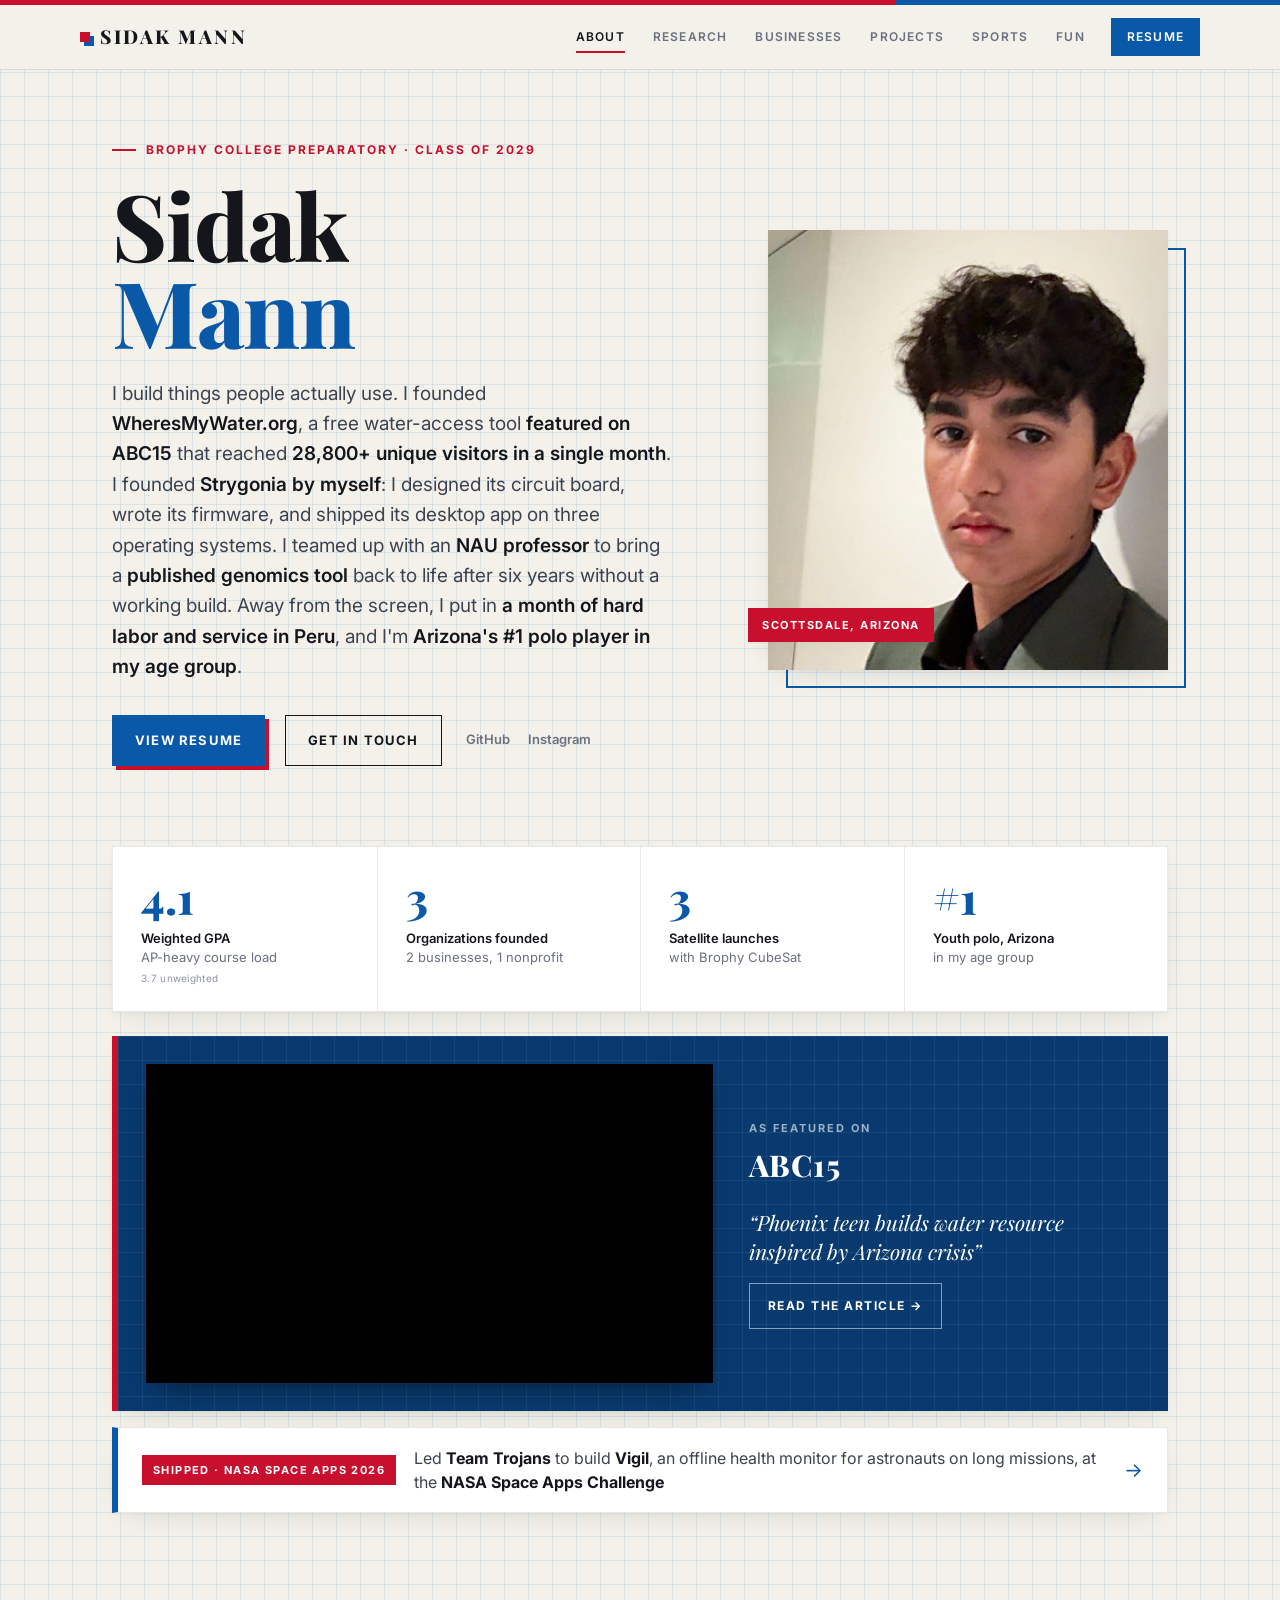
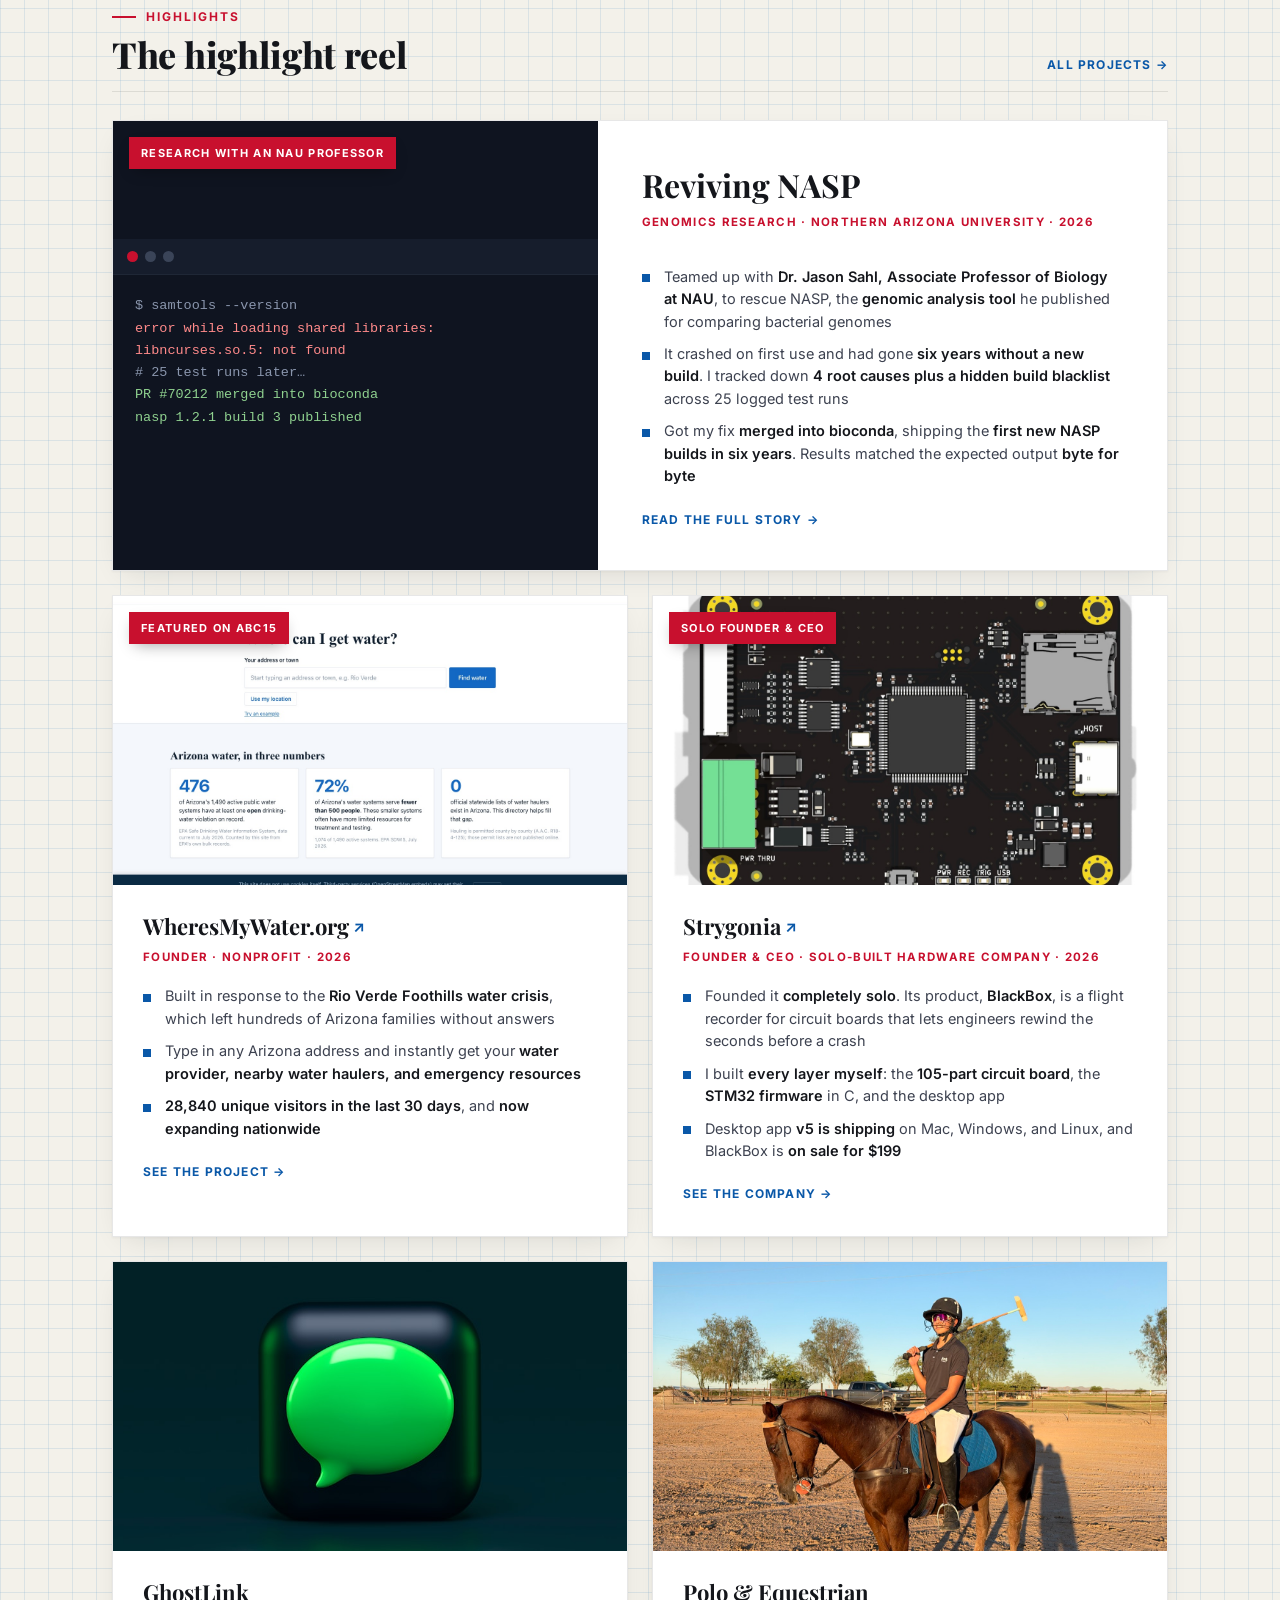
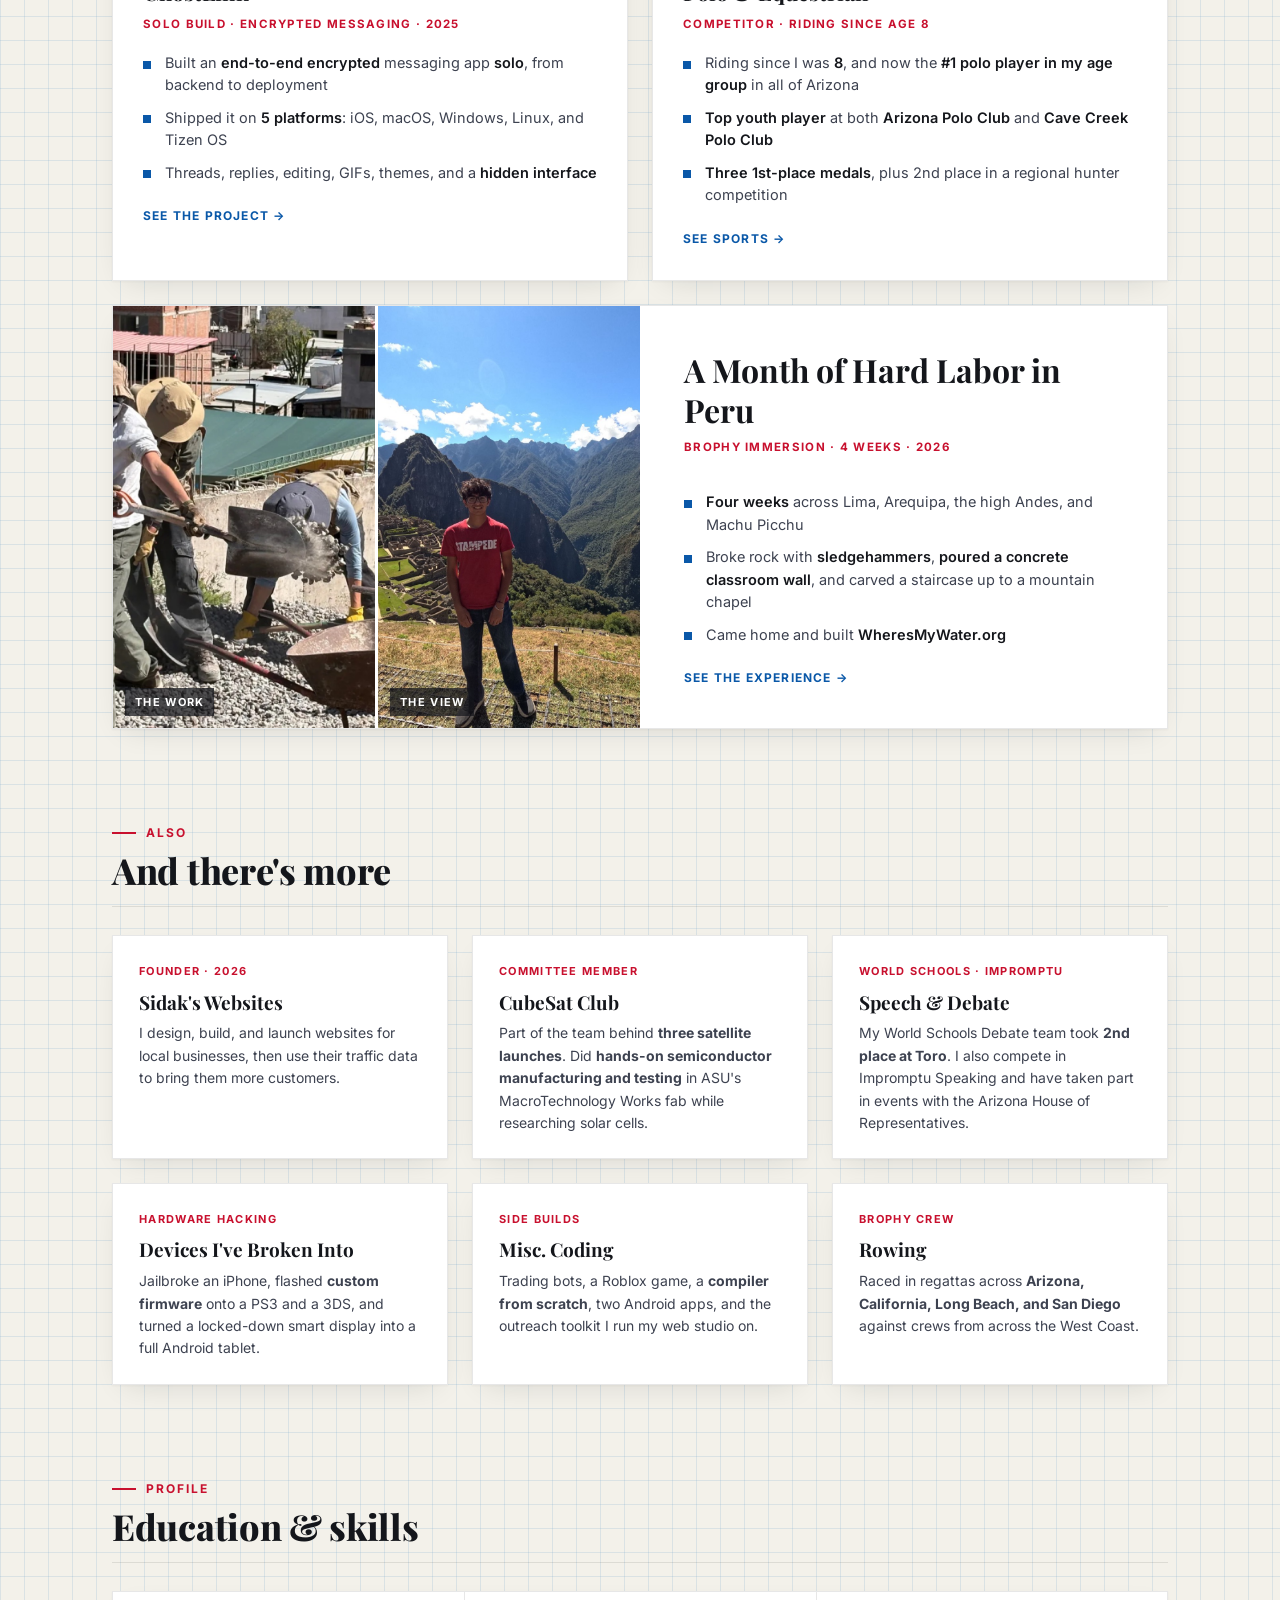
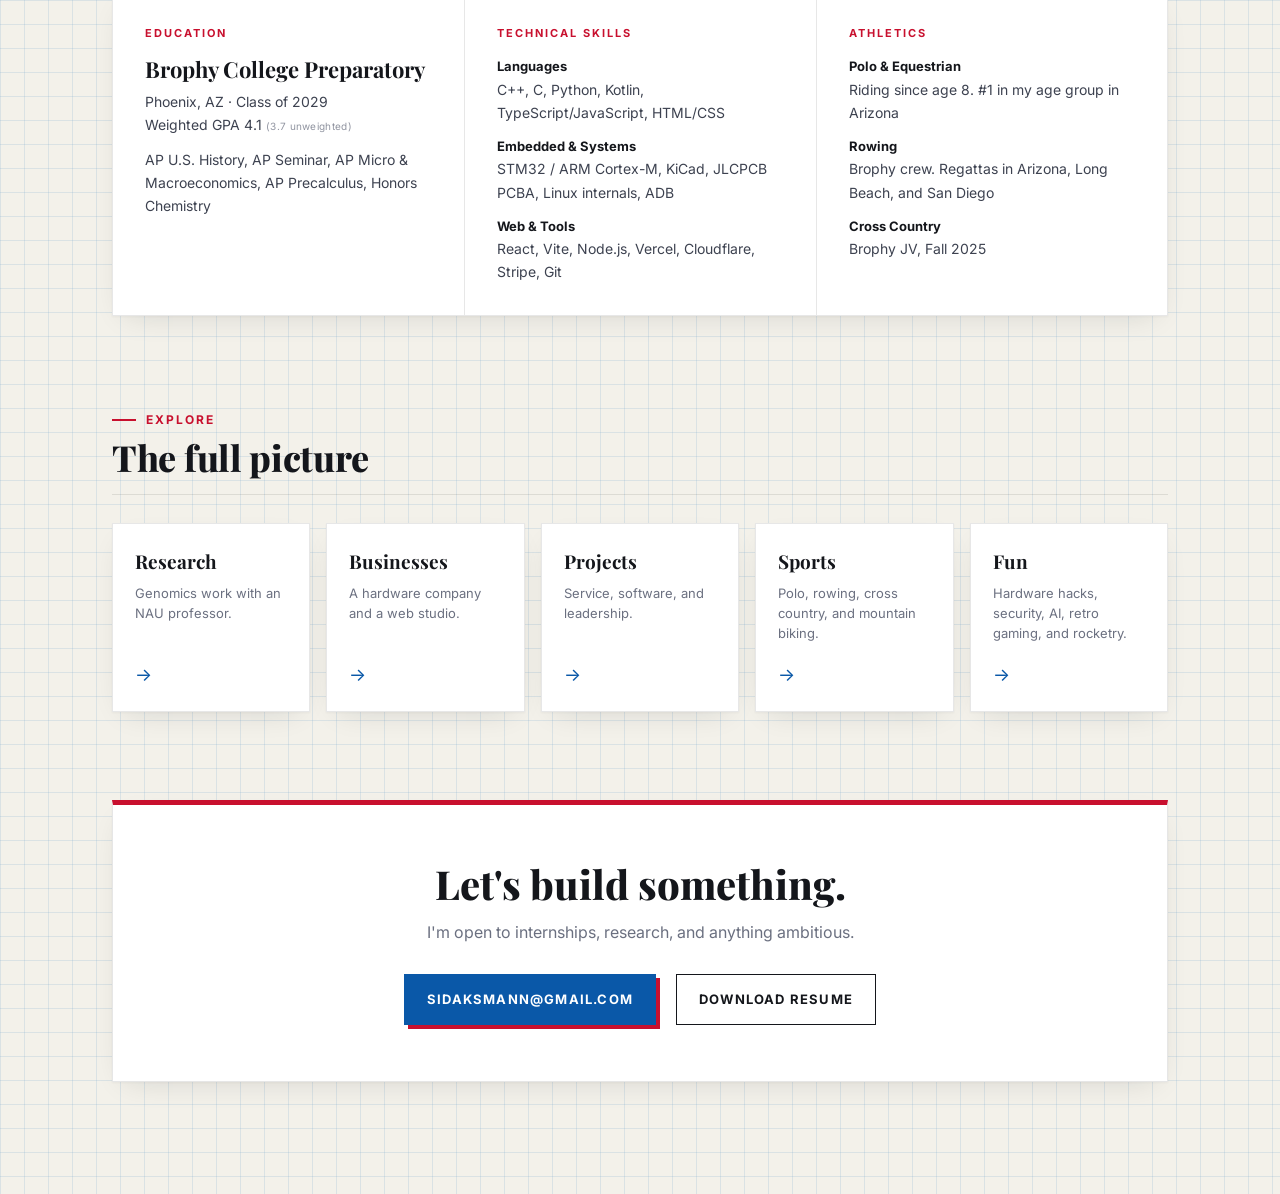
<file: index.html>
<!doctype html>
<html lang="en">
<head>
  <meta charset="utf-8">
  <meta name="viewport" content="width=device-width,initial-scale=1">
  <title>Sidak Mann</title>
  <meta name="description" content="Sidak Mann — Brophy College Preparatory student, founder of WheresMyWater.org (featured on ABC15), founder of Strygonia, genomics research with an NAU professor, NASA Space Apps team leader, and Arizona's top youth polo player in his age group.">
  <link rel="apple-touch-icon" sizes="180x180" href="apple-touch-icon.png">
  <link rel="icon" type="image/png" sizes="32x32" href="favicon-32x32.png">
  <link rel="icon" type="image/png" sizes="16x16" href="favicon-16x16.png">
  <link rel="manifest" href="site.webmanifest">
  <link rel="preconnect" href="https://fonts.googleapis.com">
  <link rel="preconnect" href="https://fonts.gstatic.com" crossorigin>
  <link href="https://fonts.googleapis.com/css2?family=Inter:wght@400;500;600;700;800&family=Playfair+Display:ital,wght@0,400;0,700;0,800;1,400&display=swap" rel="stylesheet">
  <link rel="stylesheet" href="style.css?v=20261119">
</head>
<body>
  <nav>
    <div class="nav-inner">
      <a class="nav-brand" href="index.html">SIDAK MANN</a>
      <div class="nav-links" id="nav-links">
        <a href="index.html" class="active">About</a>
        <a href="research.html">Research</a>
        <a href="businesses.html">Businesses</a>
        <a href="projects.html">Projects</a>
        <a href="sports.html">Sports</a>
        <a href="hobby-projects.html">Fun</a>
        <a class="nav-cta" href="Sidak_Mann_Resume.pdf" target="_blank" rel="noopener">Resume</a>
      </div>
      <button class="nav-toggle" id="nav-toggle" aria-label="Menu">&#9776;</button>
    </div>
  </nav>

  <main>
    <section class="hero">
      <div>
        <div class="eyebrow">Brophy College Preparatory &middot; Class of 2029</div>
        <h1>Sidak<br><span>Mann</span></h1>
        <p class="lede">I build things people actually use. I founded <strong>WheresMyWater.org</strong>, a free water-access tool <strong>featured on ABC15</strong> that reached <strong>28,800+ unique visitors in a single month</strong>. I founded <strong>Strygonia</strong> <strong>by myself</strong>: I designed its circuit board, wrote its firmware, and shipped its desktop app on three operating systems. I teamed up with an <strong>NAU professor</strong> to bring a <strong>published genomics tool</strong> back to life after six years without a working build. Away from the screen, I put in <strong>a month of hard labor and service in Peru</strong>, and I'm <strong>Arizona's #1 polo player in my age group</strong>.</p>
        <div class="hero-actions">
          <a class="btn btn-primary" href="Sidak_Mann_Resume.pdf" target="_blank" rel="noopener">View Resume</a>
          <a class="btn" href="mailto:sidaksmann@gmail.com">Get in Touch</a>
          <div class="text-links">
            <a class="text-link" href="https://github.com/stubbyfowl/" target="_blank" rel="noopener">GitHub</a>
            <a class="text-link" href="https://instagram.com/stubbyfowl/" target="_blank" rel="noopener">Instagram</a>
          </div>
        </div>
      </div>
      <figure class="hero-photo">
        <img src="images/sidak.jpg" alt="Portrait of Sidak Mann">
        <figcaption>Scottsdale, Arizona</figcaption>
      </figure>
    </section>

    <section class="stats" aria-label="At a glance">
      <div class="stat"><span class="num">4.1</span><span class="lbl"><strong>Weighted GPA</strong>AP-heavy course load <small class="fine">3.7 unweighted</small></span></div>
      <div class="stat"><span class="num">3</span><span class="lbl"><strong>Organizations founded</strong>2 businesses, 1 nonprofit</span></div>
      <div class="stat"><span class="num">3</span><span class="lbl"><strong>Satellite launches</strong>with Brophy CubeSat</span></div>
      <div class="stat"><span class="num">#1</span><span class="lbl"><strong>Youth polo, Arizona</strong>in my age group</span></div>
    </section>

    <section class="press press-video" aria-label="ABC15 news feature">
      <div class="press-player">
        <iframe src="https://www.youtube-nocookie.com/embed/Pd2mpqDaWIU?rel=0" title="ABC15: Phoenix teenager creates water resource website inspired by Arizona crisis" loading="lazy" allow="accelerometer; clipboard-write; encrypted-media; gyroscope; picture-in-picture; web-share" referrerpolicy="strict-origin-when-cross-origin" allowfullscreen></iframe>
      </div>
      <div class="press-info">
        <span class="press-outlet"><small>As featured on</small><b>ABC15</b></span>
        <span class="press-head">&ldquo;Phoenix teen builds water resource inspired by Arizona crisis&rdquo;</span>
        <a class="press-cta" href="https://www.abc15.com/news/uplifting-arizona/watch-phoenix-teen-builds-water-resource-inspired-by-arizona-crisis" target="_blank" rel="noopener">Read the article &rarr;</a>
      </div>
    </section>

    <a class="upcoming" href="projects.html#nasa-space-apps">
      <span class="up-tag">Shipped &middot; NASA Space Apps 2026</span>
      <span class="up-text">Led <strong>Team Trojans</strong> to build <strong>Vigil</strong>, an offline health monitor for astronauts on long missions, at the <strong>NASA Space Apps Challenge</strong></span>
      <span class="up-arrow">&rarr;</span>
    </a>

    <section class="section">
      <div class="section-head">
        <div>
          <div class="eyebrow">Highlights</div>
          <h2>The highlight reel</h2>
        </div>
        <a class="more" href="projects.html">All projects &rarr;</a>
      </div>

      <div class="grid grid-2">
        <article class="card card-img card-feature card-term">
          <span class="badge">Research with an NAU Professor</span>
          <figure class="term" aria-hidden="true">
            <div class="term-bar"><span></span><span></span><span></span></div>
<pre><span class="t-dim">$ samtools --version</span>
<span class="t-err">error while loading shared libraries:
libncurses.so.5: not found</span>
<span class="t-dim"># 25 test runs later&hellip;</span>
<span class="t-ok">PR #70212 merged into bioconda</span>
<span class="t-ok">nasp 1.2.1 build 3 published</span></pre>
          </figure>
          <div class="card-body">
            <h3><a href="research.html">Reviving NASP</a></h3>
            <div class="role">Genomics Research &middot; Northern Arizona University &middot; 2026</div>
            <ul class="proof">
              <li>Teamed up with <strong>Dr. Jason Sahl, Associate Professor of Biology at NAU</strong>, to rescue NASP, the <strong>genomic analysis tool</strong> he published for comparing bacterial genomes</li>
              <li>It crashed on first use and had gone <strong>six years without a new build</strong>. I tracked down <strong>4 root causes plus a hidden build blacklist</strong> across 25 logged test runs</li>
              <li>Got my fix <strong>merged into bioconda</strong>, shipping the <strong>first new NASP builds in six years</strong>. Results matched the expected output <strong>byte for byte</strong></li>
            </ul>
            <a class="card-link stretch" href="research.html">Read the full story &rarr;</a>
          </div>
        </article>

        <article class="card card-img">
          <span class="badge">Featured on ABC15</span>
          <img src="images/wheresmywater-site.jpg" alt="The WheresMyWater.org homepage">
          <div class="card-body">
            <h3><a href="https://wheresmywater.org" target="_blank" rel="noopener">WheresMyWater.org</a></h3>
            <div class="role">Founder &middot; Nonprofit &middot; 2026</div>
            <ul class="proof">
              <li>Built in response to the <strong>Rio Verde Foothills water crisis</strong>, which left hundreds of Arizona families without answers</li>
              <li>Type in any Arizona address and instantly get your <strong>water provider, nearby water haulers, and emergency resources</strong></li>
              <li><strong>28,840 unique visitors in the last 30 days</strong>, and <strong>now expanding nationwide</strong></li>
            </ul>
            <a class="card-link stretch" href="projects.html#wheresmywater">See the project &rarr;</a>
          </div>
        </article>

        <article class="card card-img">
          <span class="badge">Solo Founder &amp; CEO</span>
          <img src="images/blackbox-board.jpg" alt="The BlackBox circuit board, designed by Sidak in KiCad">
          <div class="card-body">
            <h3><a href="https://strygonia.com" target="_blank" rel="noopener">Strygonia</a></h3>
            <div class="role">Founder &amp; CEO &middot; Solo-Built Hardware Company &middot; 2026</div>
            <ul class="proof">
              <li>Founded it <strong>completely solo</strong>. Its product, <strong>BlackBox</strong>, is a flight recorder for circuit boards that lets engineers rewind the seconds before a crash</li>
              <li>I built <strong>every layer myself</strong>: the <strong>105-part circuit board</strong>, the <strong>STM32 firmware</strong> in C, and the desktop app</li>
              <li>Desktop app <strong>v5 is shipping</strong> on Mac, Windows, and Linux, and BlackBox is <strong>on sale for $199</strong></li>
            </ul>
            <a class="card-link stretch" href="businesses.html#strygonia">See the company &rarr;</a>
          </div>
        </article>

        <article class="card card-img">
          <img src="images/messaging.jpg" alt="">
          <div class="card-body">
            <h3>GhostLink</h3>
            <div class="role">Solo Build &middot; Encrypted Messaging &middot; 2025</div>
            <ul class="proof">
              <li>Built an <strong>end-to-end encrypted</strong> messaging app <strong>solo</strong>, from backend to deployment</li>
              <li>Shipped it on <strong>5 platforms</strong>: iOS, macOS, Windows, Linux, and Tizen OS</li>
              <li>Threads, replies, editing, GIFs, themes, and a <strong>hidden interface</strong></li>
            </ul>
            <a class="card-link stretch" href="projects.html#ghostlink">See the project &rarr;</a>
          </div>
        </article>

        <article class="card card-img">
          <img src="images/polo.jpg" alt="Sidak on horseback with a polo mallet">
          <div class="card-body">
            <h3>Polo &amp; Equestrian</h3>
            <div class="role">Competitor &middot; Riding Since Age 8</div>
            <ul class="proof">
              <li>Riding since I was <strong>8</strong>, and now the <strong>#1 polo player in my age group</strong> in all of Arizona</li>
              <li><strong>Top youth player</strong> at both <strong>Arizona Polo Club</strong> and <strong>Cave Creek Polo Club</strong></li>
              <li><strong>Three 1st-place medals</strong>, plus 2nd place in a regional hunter competition</li>
            </ul>
            <a class="card-link stretch" href="sports.html#polo">See sports &rarr;</a>
          </div>
        </article>

        <article class="card card-img card-feature">
          <div class="photo-pair">
          <figure><img src="images/peru-work.jpg" alt="Shoveling gravel at a construction site during Brophy's Peru service immersion" style="object-position: 45% 50%"><figcaption>The work</figcaption></figure>
          <figure><img src="images/peru-machu-picchu.jpg" alt="Sidak at Machu Picchu" style="object-position: 38% 50%"><figcaption>The view</figcaption></figure>
        </div>
          <div class="card-body">
            <h3>A Month of Hard Labor in Peru</h3>
            <div class="role">Brophy Immersion &middot; 4 Weeks &middot; 2026</div>
            <ul class="proof">
              <li><strong>Four weeks</strong> across Lima, Arequipa, the high Andes, and Machu Picchu</li>
              <li>Broke rock with <strong>sledgehammers</strong>, <strong>poured a concrete classroom wall</strong>, and carved a staircase up to a mountain chapel</li>
              <li>Came home and built <strong>WheresMyWater.org</strong></li>
            </ul>
            <a class="card-link stretch" href="projects.html#peru">See the experience &rarr;</a>
          </div>
        </article>
      </div>
    </section>

    <section class="section">
      <div class="section-head">
        <div>
          <div class="eyebrow">Also</div>
          <h2>And there's more</h2>
        </div>
      </div>
      <div class="grid grid-3">
        <a class="card mini" href="businesses.html#sidaks-websites">
          <div class="kicker">Founder &middot; 2026</div>
          <h3>Sidak's Websites</h3>
          <p>I design, build, and launch websites for local businesses, then use their traffic data to bring them more customers.</p>
        </a>
        <a class="card mini" href="projects.html#cubesat">
          <div class="kicker">Committee Member</div>
          <h3>CubeSat Club</h3>
          <p>Part of the team behind <strong>three satellite launches</strong>. Did <strong>hands-on semiconductor manufacturing and testing</strong> in ASU's MacroTechnology Works fab while researching solar cells.</p>
        </a>
        <a class="card mini" href="projects.html#debate">
          <div class="kicker">World Schools &middot; Impromptu</div>
          <h3>Speech &amp; Debate</h3>
          <p>My World Schools Debate team took <strong>2nd place at Toro</strong>. I also compete in Impromptu Speaking and have taken part in events with the Arizona House of Representatives.</p>
        </a>
        <a class="card mini" href="hobby-projects.html#hacks">
          <div class="kicker">Hardware Hacking</div>
          <h3>Devices I've Broken Into</h3>
          <p>Jailbroke an iPhone, flashed <strong>custom firmware</strong> onto a PS3 and a 3DS, and turned a locked-down smart display into a full Android tablet.</p>
        </a>
        <a class="card mini" href="projects.html#misc-coding">
          <div class="kicker">Side Builds</div>
          <h3>Misc. Coding</h3>
          <p>Trading bots, a Roblox game, a <strong>compiler from scratch</strong>, two Android apps, and the outreach toolkit I run my web studio on.</p>
        </a>
        <a class="card mini" href="sports.html#rowing">
          <div class="kicker">Brophy Crew</div>
          <h3>Rowing</h3>
          <p>Raced in regattas across <strong>Arizona, California, Long Beach, and San Diego</strong> against crews from across the West Coast.</p>
        </a>
      </div>
    </section>

    <section class="section">
      <div class="section-head">
        <div>
          <div class="eyebrow">Profile</div>
          <h2>Education &amp; skills</h2>
        </div>
      </div>
      <div class="profile">
        <div>
          <div class="label">Education</div>
          <h3>Brophy College Preparatory</h3>
          <p>Phoenix, AZ &middot; Class of 2029<br>Weighted GPA 4.1 <small class="fine">(3.7 unweighted)</small></p>
          <p style="margin-top:12px">AP U.S. History, AP Seminar, AP Micro &amp; Macroeconomics, AP Precalculus, Honors Chemistry</p>
        </div>
        <div>
          <div class="label">Technical Skills</div>
          <dl>
            <div><dt>Languages</dt><dd>C++, C, Python, Kotlin, TypeScript/JavaScript, HTML/CSS</dd></div>
            <div><dt>Embedded &amp; Systems</dt><dd>STM32 / ARM Cortex-M, KiCad, JLCPCB PCBA, Linux internals, ADB</dd></div>
            <div><dt>Web &amp; Tools</dt><dd>React, Vite, Node.js, Vercel, Cloudflare, Stripe, Git</dd></div>
          </dl>
        </div>
        <div>
          <div class="label">Athletics</div>
          <dl>
            <div><dt>Polo &amp; Equestrian</dt><dd>Riding since age 8. #1 in my age group in Arizona</dd></div>
            <div><dt>Rowing</dt><dd>Brophy crew. Regattas in Arizona, Long Beach, and San Diego</dd></div>
            <div><dt>Cross Country</dt><dd>Brophy JV, Fall 2025</dd></div>
          </dl>
        </div>
      </div>
    </section>

    <section class="section">
      <div class="section-head">
        <div>
          <div class="eyebrow">Explore</div>
          <h2>The full picture</h2>
        </div>
      </div>
      <div class="tiles">
        <a class="nav-card" href="research.html"><h3>Research</h3><p>Genomics work with an NAU professor.</p><span class="arrow">&rarr;</span></a>
        <a class="nav-card" href="businesses.html"><h3>Businesses</h3><p>A hardware company and a web studio.</p><span class="arrow">&rarr;</span></a>
        <a class="nav-card" href="projects.html"><h3>Projects</h3><p>Service, software, and leadership.</p><span class="arrow">&rarr;</span></a>
        <a class="nav-card" href="sports.html"><h3>Sports</h3><p>Polo, rowing, cross country, and mountain biking.</p><span class="arrow">&rarr;</span></a>
        <a class="nav-card" href="hobby-projects.html"><h3>Fun</h3><p>Hardware hacks, security, AI, retro gaming, and rocketry.</p><span class="arrow">&rarr;</span></a>
      </div>
    </section>

    <section class="closer">
      <h2>Let's build something.</h2>
      <p>I'm open to internships, research, and anything ambitious.</p>
      <div class="hero-actions">
        <a class="btn btn-primary" href="mailto:sidaksmann@gmail.com">sidaksmann@gmail.com</a>
        <a class="btn" href="Sidak_Mann_Resume.pdf" target="_blank" rel="noopener">Download Resume</a>
      </div>
    </section>
  </main>

  <script>
    var t = document.getElementById('nav-toggle'), n = document.getElementById('nav-links');
    if (t) t.addEventListener('click', function() { n.classList.toggle('open'); t.textContent = n.classList.contains('open') ? '✕' : '☰'; });
  </script>
</body>
</html>
</file>
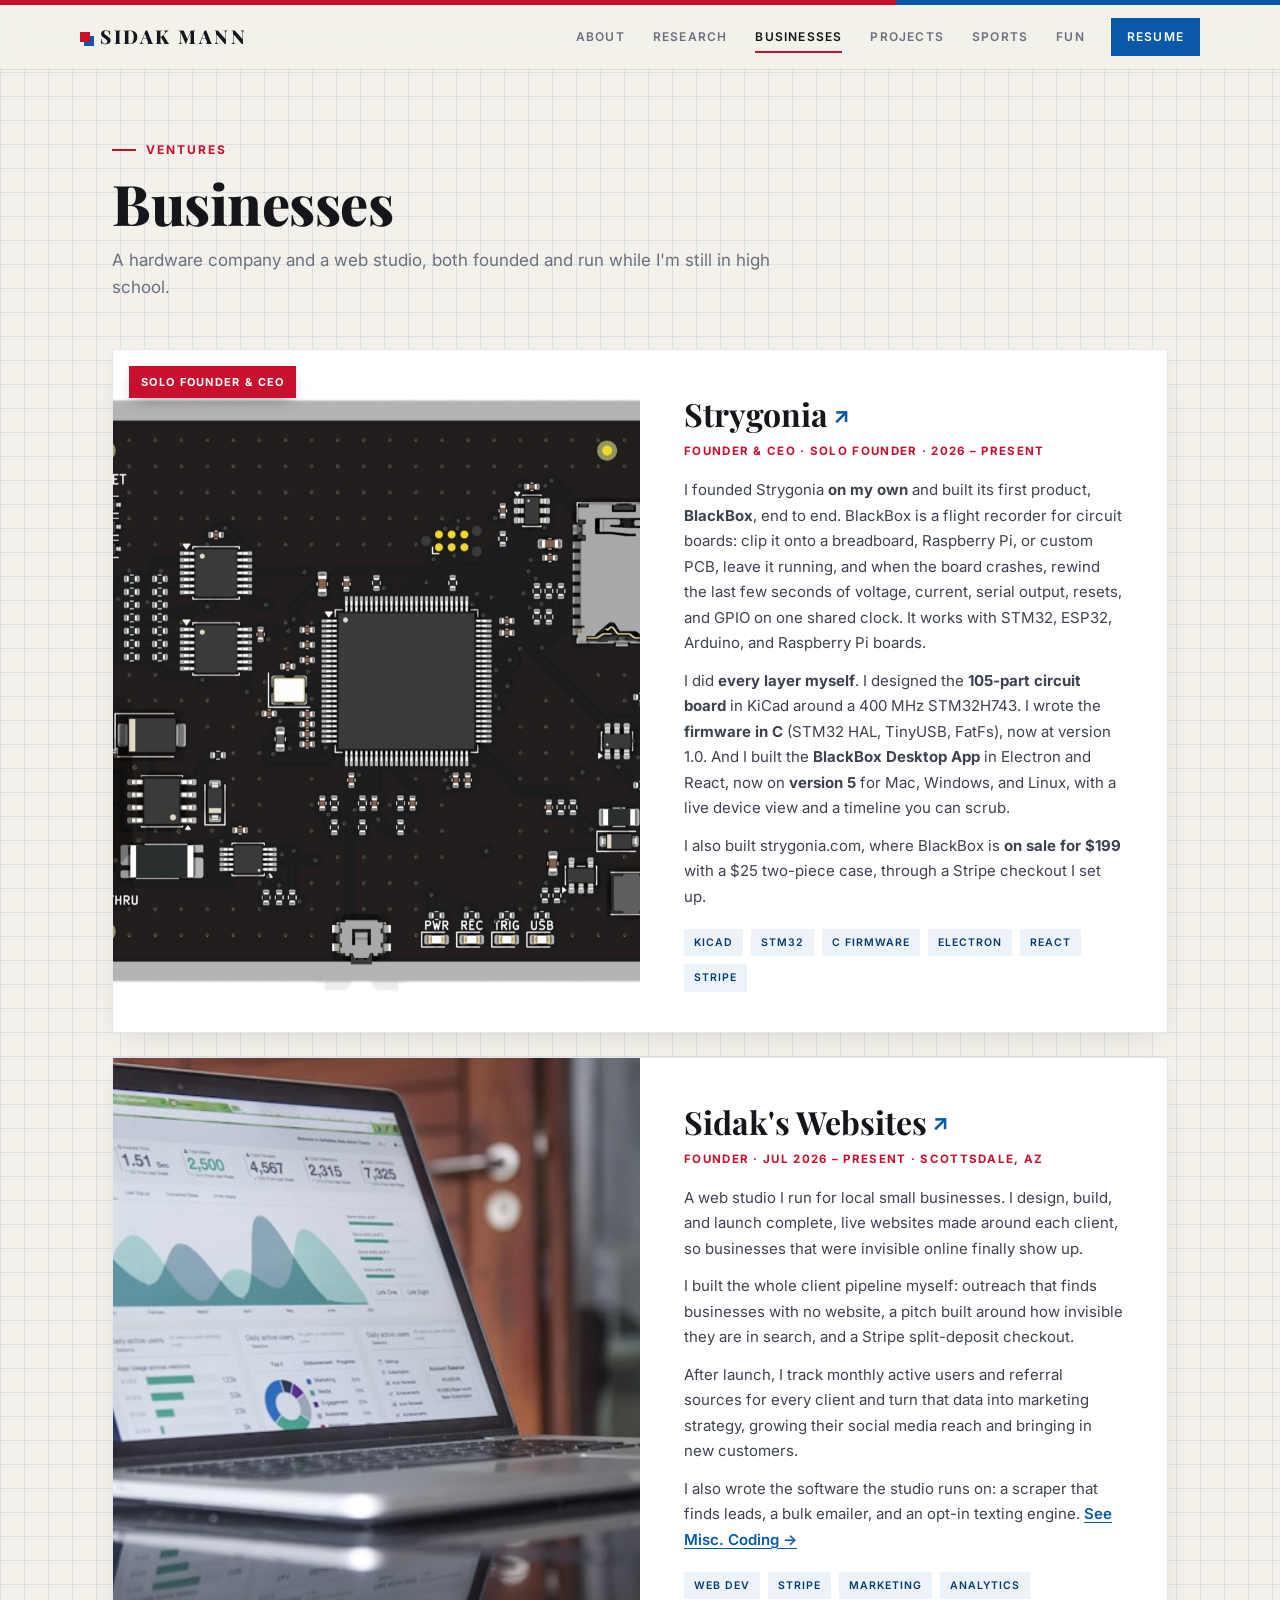
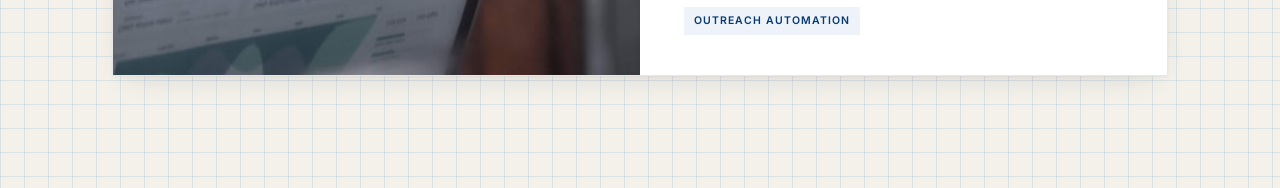
<file: businesses.html>
<!doctype html>
<html lang="en">
<head>
  <meta charset="utf-8">
  <meta name="viewport" content="width=device-width,initial-scale=1">
  <title>Sidak Mann — Businesses</title>
  <link rel="apple-touch-icon" sizes="180x180" href="apple-touch-icon.png">
  <link rel="icon" type="image/png" sizes="32x32" href="favicon-32x32.png">
  <link rel="icon" type="image/png" sizes="16x16" href="favicon-16x16.png">
  <link rel="preconnect" href="https://fonts.googleapis.com">
  <link rel="preconnect" href="https://fonts.gstatic.com" crossorigin>
  <link href="https://fonts.googleapis.com/css2?family=Inter:wght@400;500;600;700;800&family=Playfair+Display:ital,wght@0,400;0,700;0,800;1,400&display=swap" rel="stylesheet">
  <link rel="stylesheet" href="style.css?v=20261119">
</head>
<body>
  <nav>
    <div class="nav-inner">
      <a class="nav-brand" href="index.html">SIDAK MANN</a>
      <div class="nav-links" id="nav-links">
        <a href="index.html">About</a>
        <a href="research.html">Research</a>
        <a href="businesses.html" class="active">Businesses</a>
        <a href="projects.html">Projects</a>
        <a href="sports.html">Sports</a>
        <a href="hobby-projects.html">Fun</a>
        <a class="nav-cta" href="Sidak_Mann_Resume.pdf" target="_blank" rel="noopener">Resume</a>
      </div>
      <button class="nav-toggle" id="nav-toggle" aria-label="Menu">&#9776;</button>
    </div>
  </nav>

  <main>
    <header class="page-head">
      <div class="eyebrow">Ventures</div>
      <h1 class="page-title">Businesses</h1>
      <p class="page-sub">A hardware company and a web studio, both founded and run while I'm still in high school.</p>
    </header>

    <div class="grid grid-2">
      <article class="card card-img card-feature" id="strygonia">
        <span class="badge">Solo Founder &amp; CEO</span>
        <img src="images/blackbox-board.jpg" alt="The BlackBox circuit board, designed by Sidak in KiCad">
        <div class="card-body">
          <h3><a href="https://strygonia.com" target="_blank" rel="noopener">Strygonia</a></h3>
          <div class="role">Founder &amp; CEO &middot; Solo Founder &middot; 2026 &ndash; Present</div>
          <div class="desc">
            <p>I founded Strygonia <strong>on my own</strong> and built its first product, <strong>BlackBox</strong>, end to end. BlackBox is a flight recorder for circuit boards: clip it onto a breadboard, Raspberry Pi, or custom PCB, leave it running, and when the board crashes, rewind the last few seconds of voltage, current, serial output, resets, and GPIO on one shared clock. It works with STM32, ESP32, Arduino, and Raspberry Pi boards.</p>
            <p>I did <strong>every layer myself</strong>. I designed the <strong>105-part circuit board</strong> in KiCad around a 400 MHz STM32H743. I wrote the <strong>firmware in C</strong> (STM32 HAL, TinyUSB, FatFs), now at version 1.0. And I built the <strong>BlackBox Desktop App</strong> in Electron and React, now on <strong>version 5</strong> for Mac, Windows, and Linux, with a live device view and a timeline you can scrub.</p>
            <p>I also built strygonia.com, where BlackBox is <strong>on sale for $199</strong> with a $25 two-piece case, through a Stripe checkout I set up.</p>
          </div>
          <div class="tags">
            <span class="tag">KiCad</span>
            <span class="tag">STM32</span>
            <span class="tag">C Firmware</span>
            <span class="tag">Electron</span>
            <span class="tag">React</span>
            <span class="tag">Stripe</span>
          </div>
        </div>
      </article>

      <div class="card card-img card-feature" id="sidaks-websites">
        <img src="images/webdev.jpg" alt="Sidak's Websites">
        <div class="card-body">
          <h3><a href="https://sidakswebsites.com" target="_blank" rel="noopener">Sidak's Websites</a></h3>
          <div class="role">Founder &middot; Jul 2026 &ndash; Present &middot; Scottsdale, AZ</div>
          <div class="desc">
            <p>A web studio I run for local small businesses. I design, build, and launch complete, live websites made around each client, so businesses that were invisible online finally show up.</p>
            <p>I built the whole client pipeline myself: outreach that finds businesses with no website, a pitch built around how invisible they are in search, and a Stripe split-deposit checkout.</p>
            <p>After launch, I track monthly active users and referral sources for every client and turn that data into marketing strategy, growing their social media reach and bringing in new customers.</p>
            <p>I also wrote the software the studio runs on: a scraper that finds leads, a bulk emailer, and an opt-in texting engine. <a href="projects.html#misc-coding">See Misc. Coding &rarr;</a></p>
          </div>
          <div class="tags">
            <span class="tag">Web Dev</span>
            <span class="tag">Stripe</span>
            <span class="tag">Marketing</span>
            <span class="tag">Analytics</span>
            <span class="tag">Outreach Automation</span>
          </div>
        </div>
      </div>
    </div>
  </main>

  <script>
    var t = document.getElementById('nav-toggle'), n = document.getElementById('nav-links');
    if (t) t.addEventListener('click', function() { n.classList.toggle('open'); t.textContent = n.classList.contains('open') ? '✕' : '☰'; });
  </script>
</body>
</html>
</file>
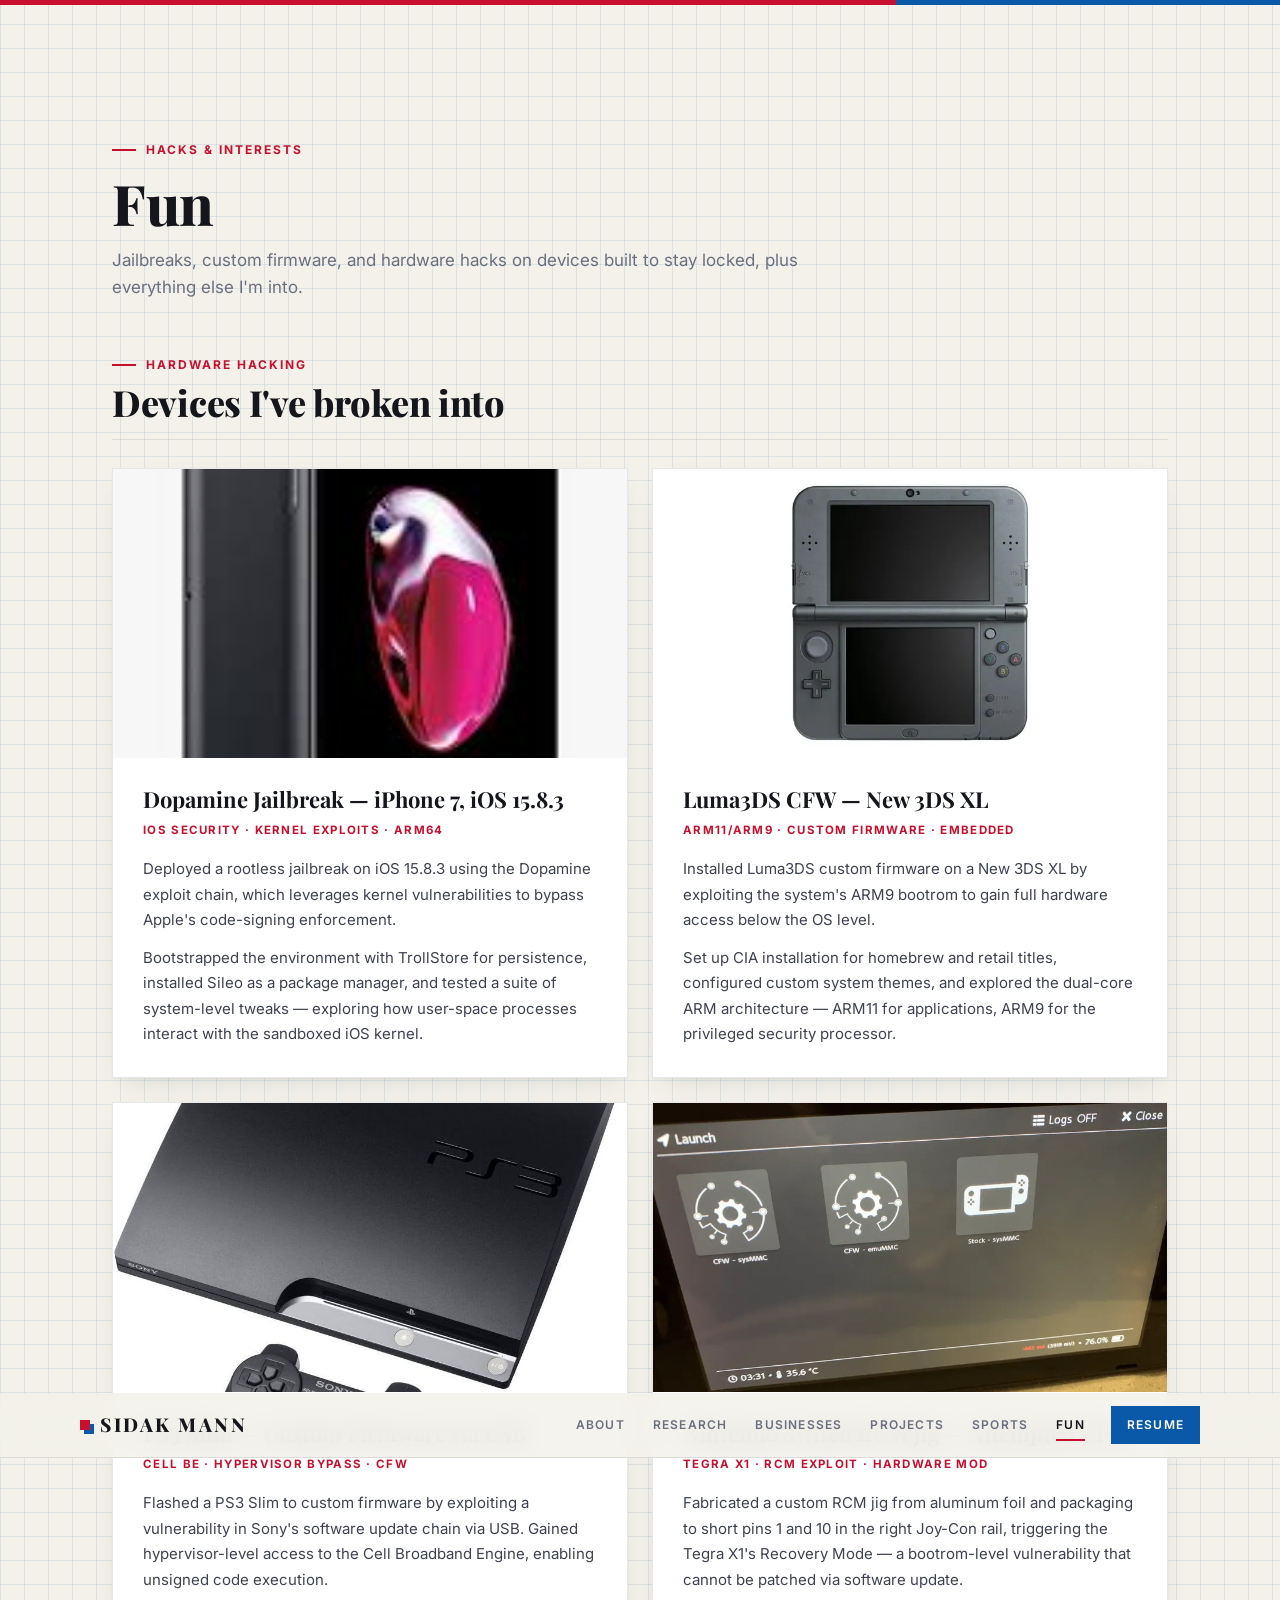
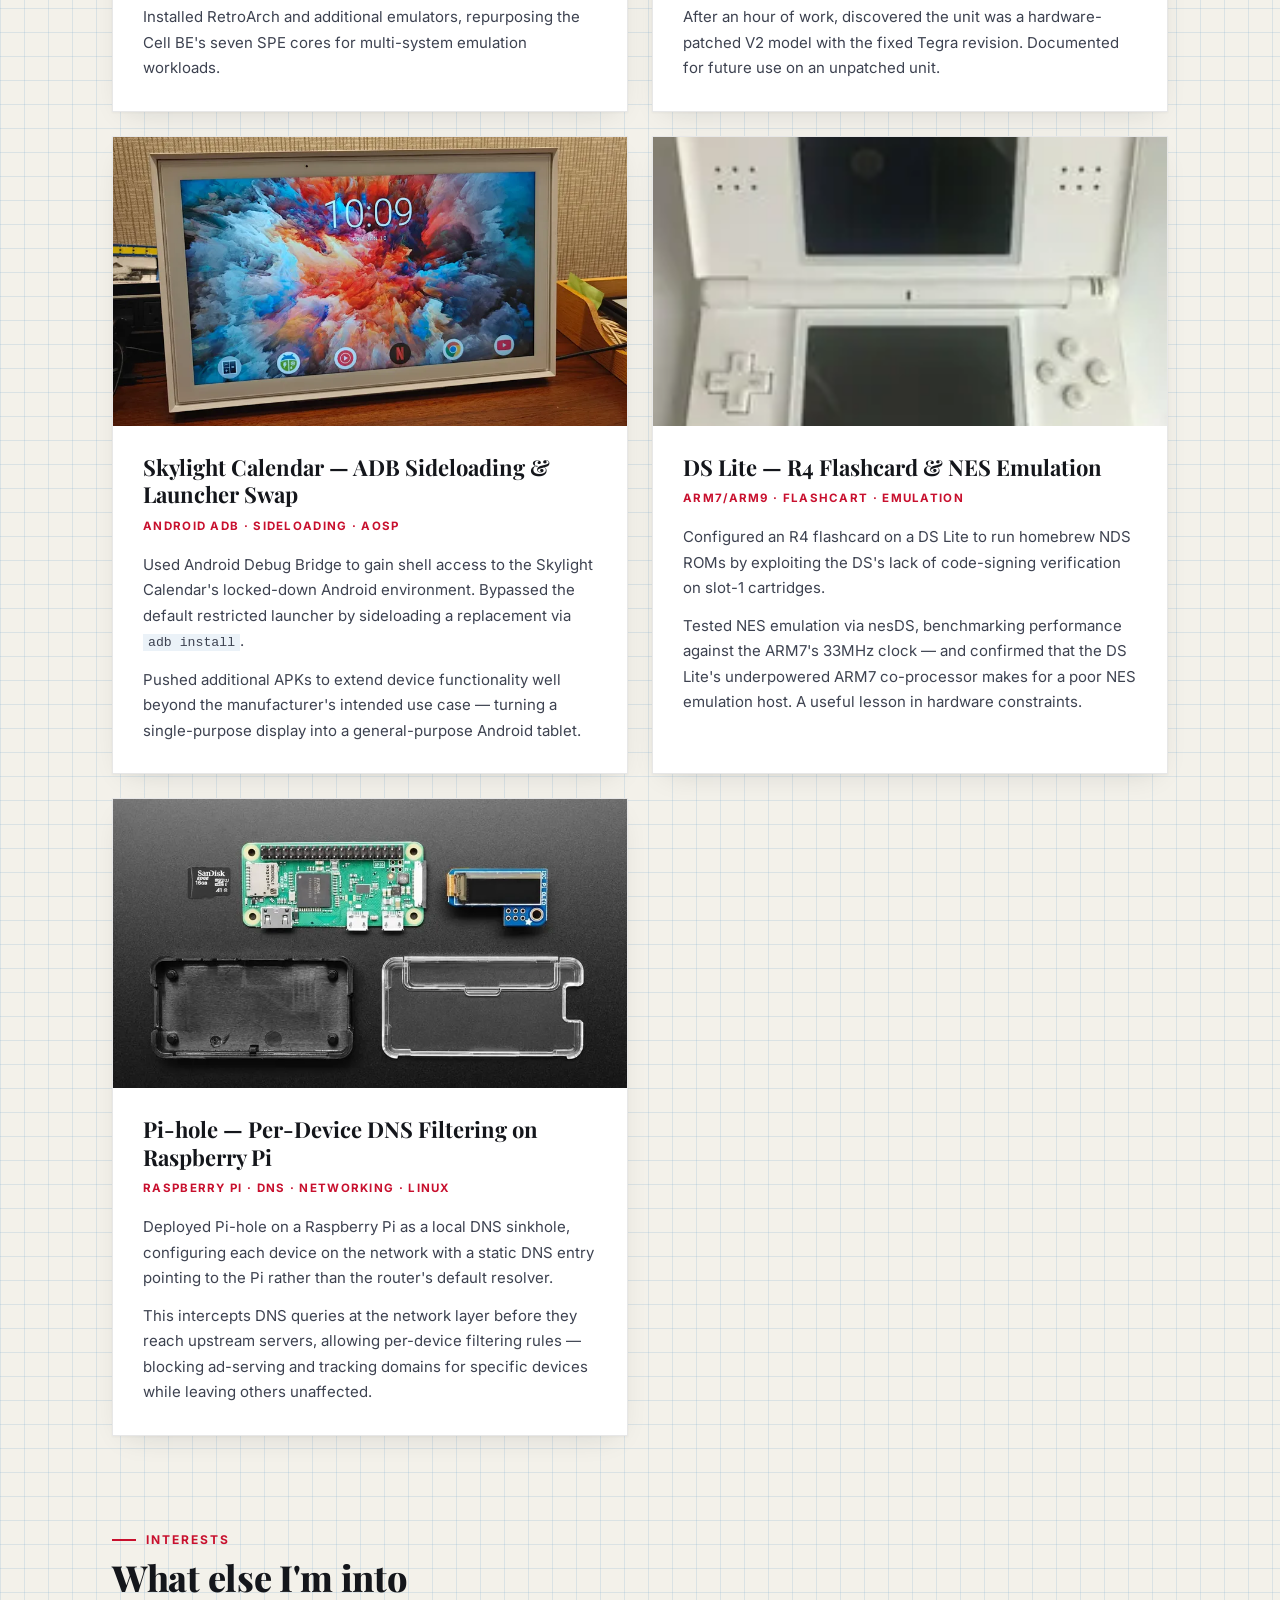
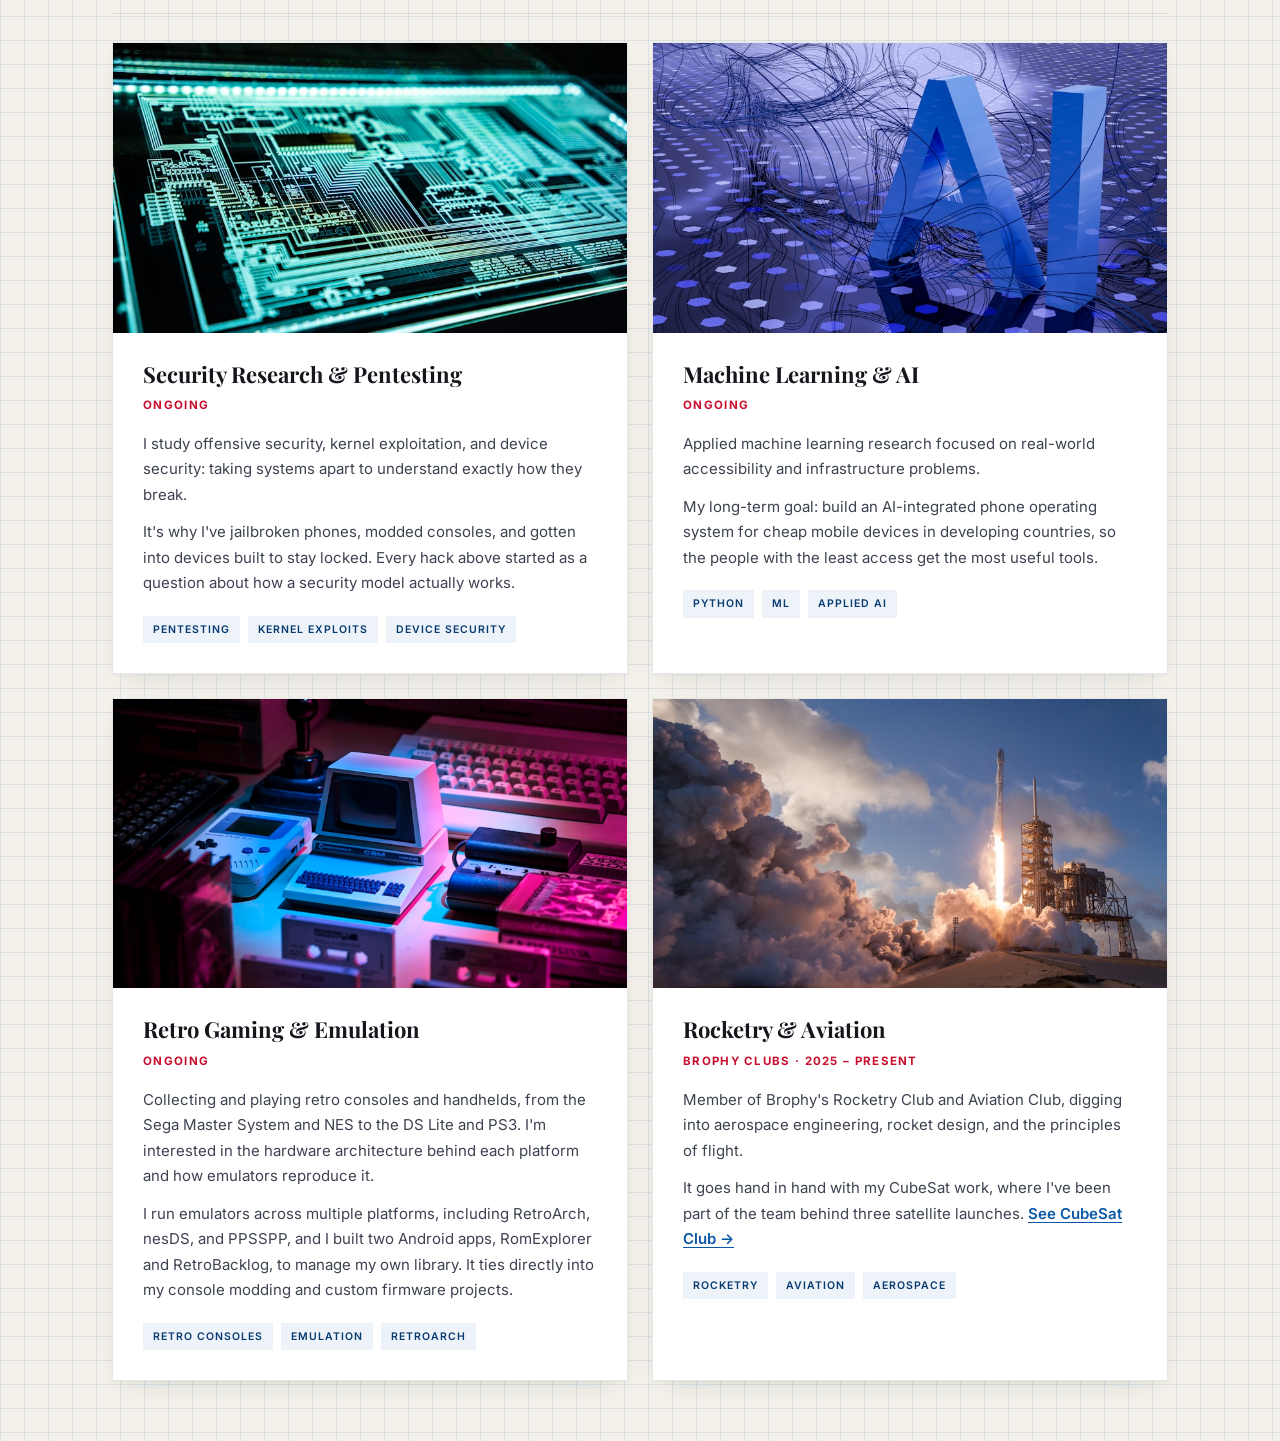
<file: hobbies.html>
<!doctype html>
<html lang="en">
<head>
  <meta charset="utf-8">
  <title>Sidak Mann — Fun</title>
  <meta http-equiv="refresh" content="0; url=hobby-projects.html#interests">
  <link rel="canonical" href="hobby-projects.html#interests">
</head>
<body>
  <p>This page moved. <a href="hobby-projects.html#interests">Go to Fun &rarr; Interests</a>.</p>
</body>
</html>
</file>
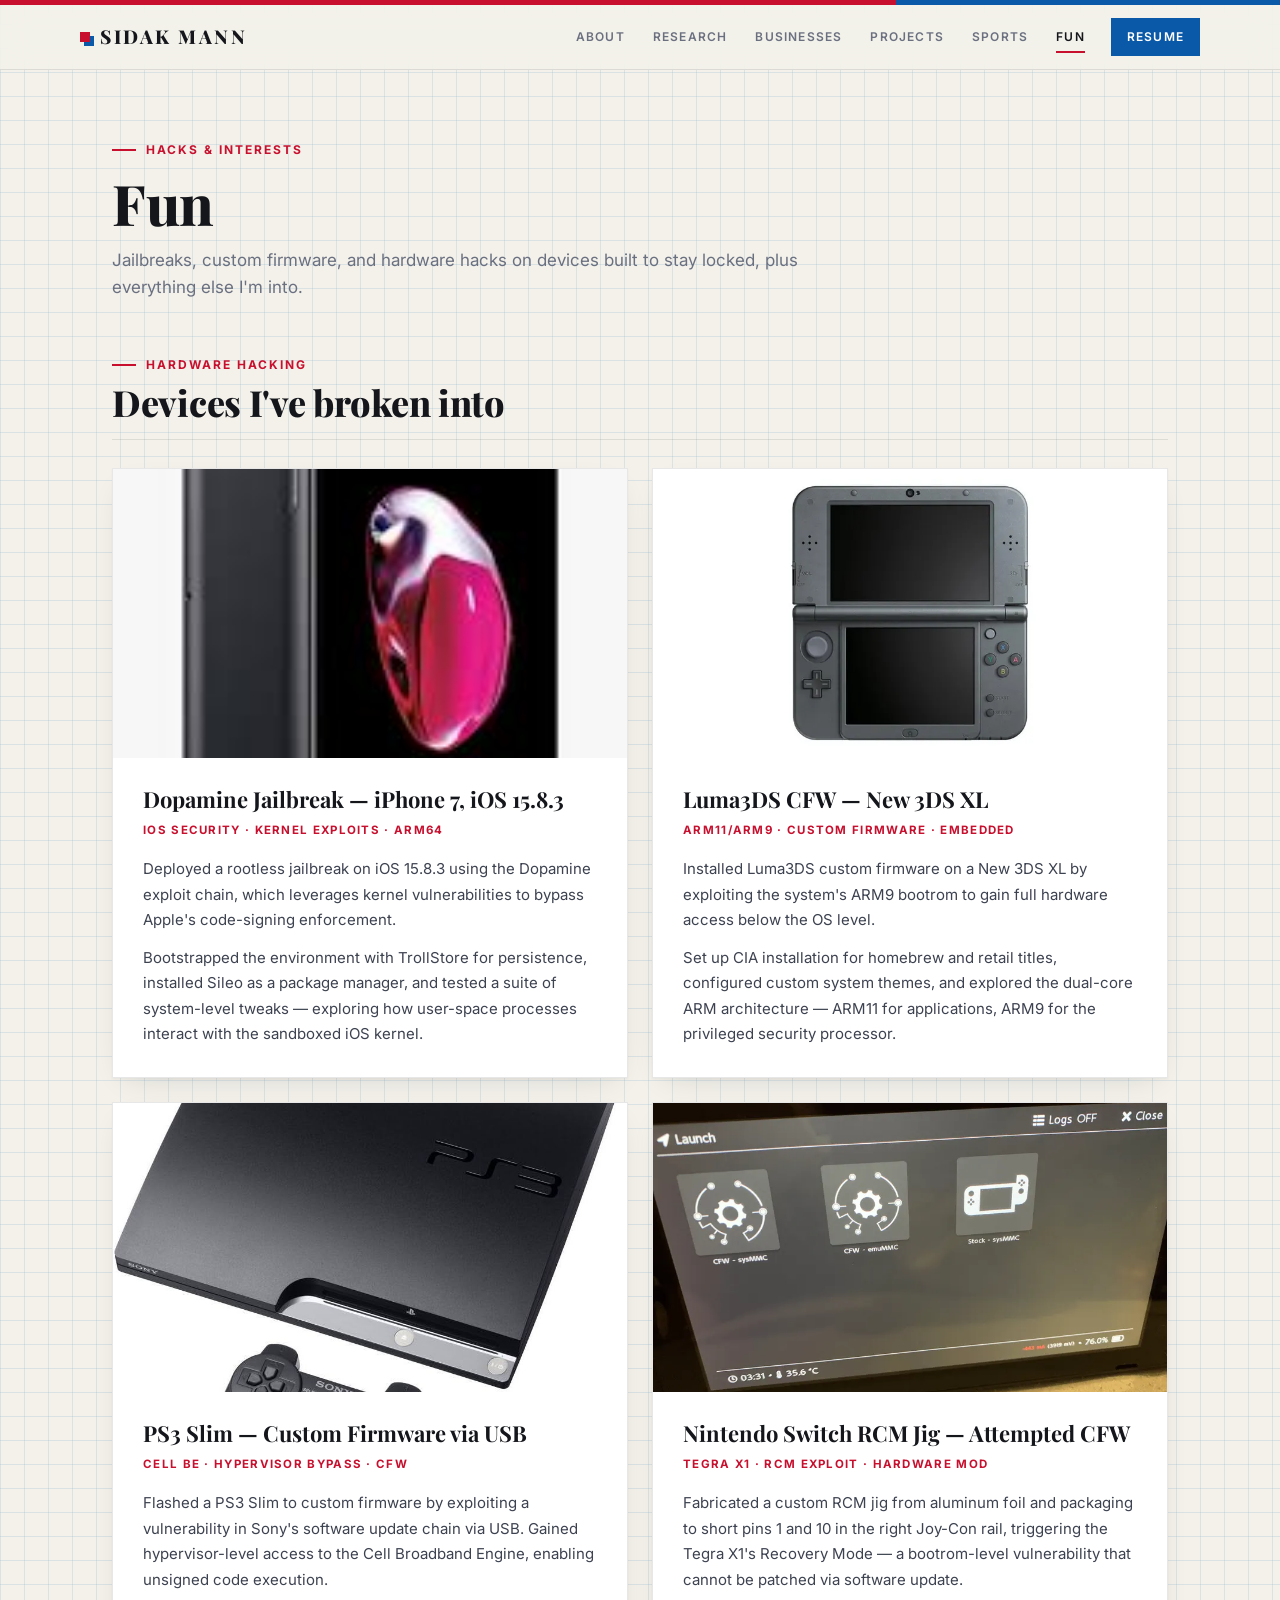
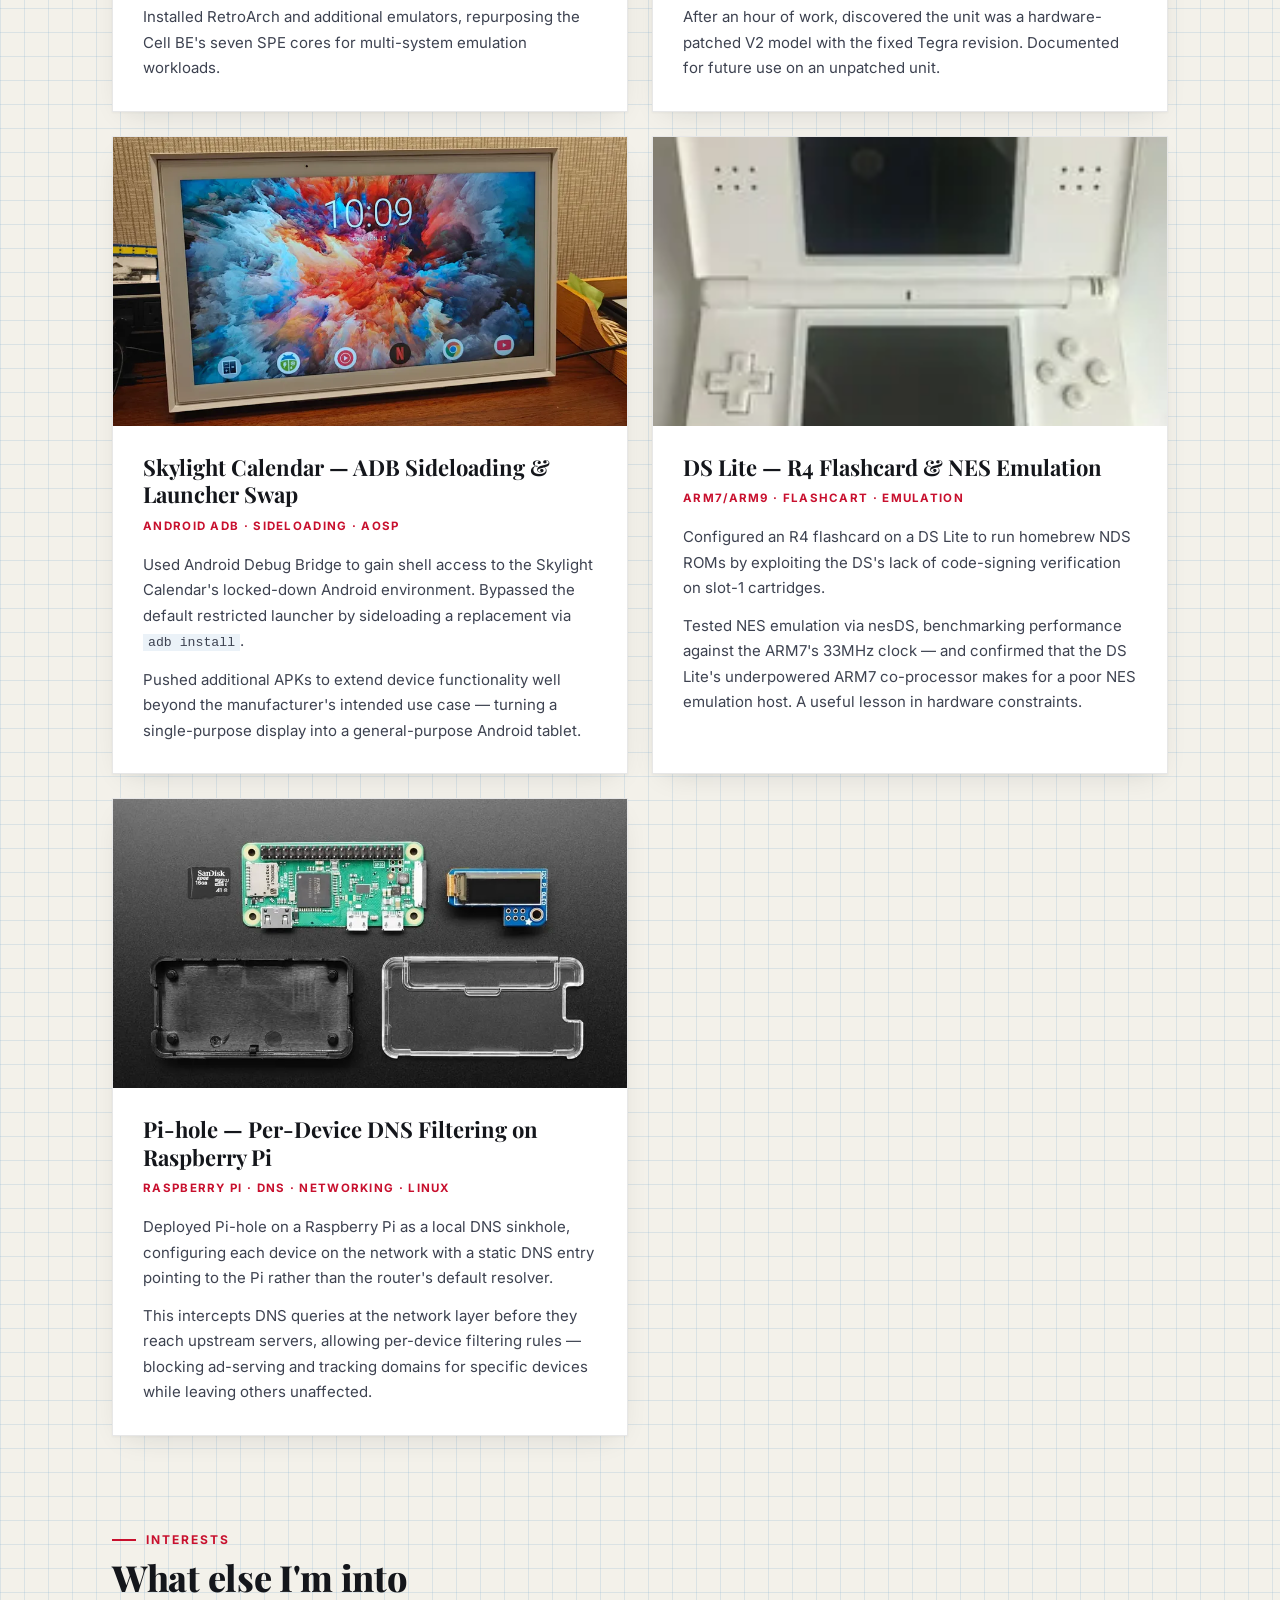
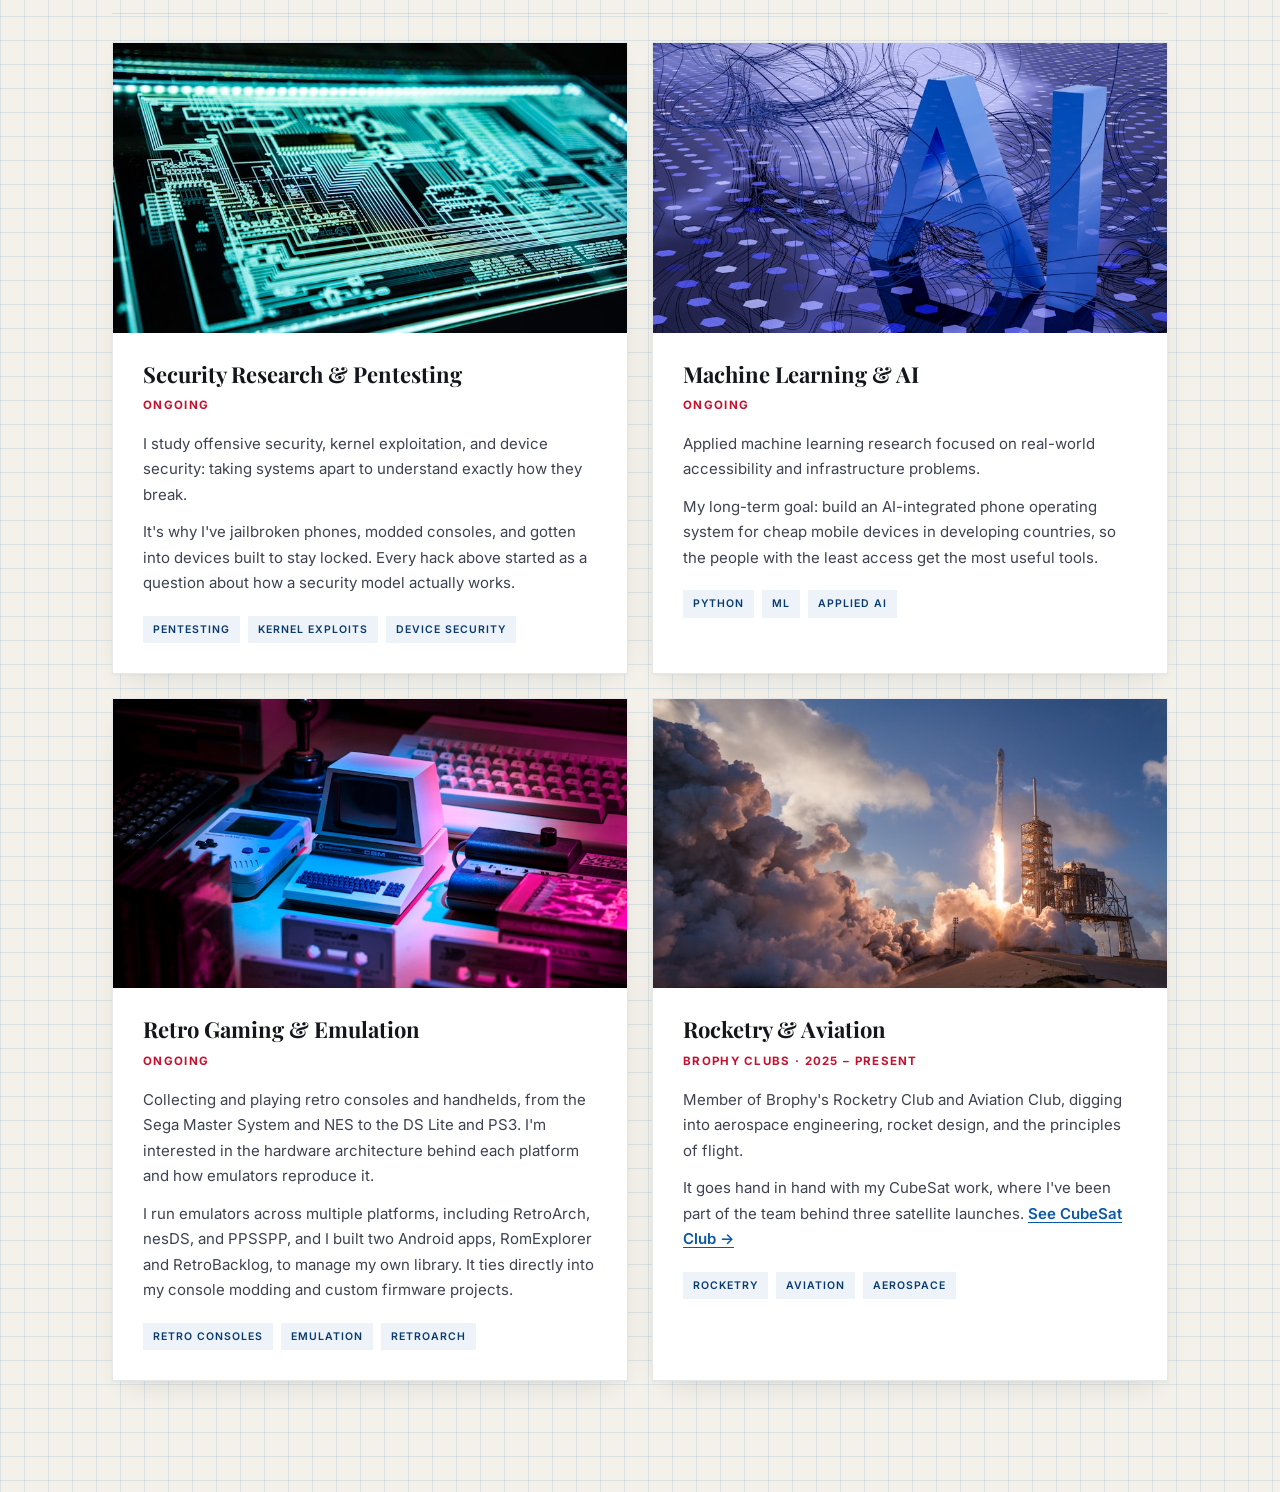
<file: hobby-projects.html>
<!doctype html>
<html lang="en">
<head>
  <meta charset="utf-8">
  <meta name="viewport" content="width=device-width,initial-scale=1">
  <title>Sidak Mann — Fun</title>
  <link rel="apple-touch-icon" sizes="180x180" href="apple-touch-icon.png">
  <link rel="icon" type="image/png" sizes="32x32" href="favicon-32x32.png">
  <link rel="icon" type="image/png" sizes="16x16" href="favicon-16x16.png">
  <link rel="preconnect" href="https://fonts.googleapis.com">
  <link rel="preconnect" href="https://fonts.gstatic.com" crossorigin>
  <link href="https://fonts.googleapis.com/css2?family=Inter:wght@400;500;600;700;800&family=Playfair+Display:ital,wght@0,400;0,700;0,800;1,400&display=swap" rel="stylesheet">
  <link rel="stylesheet" href="style.css?v=20261119">
</head>
<body>
  <nav>
    <div class="nav-inner">
      <a class="nav-brand" href="index.html">SIDAK MANN</a>
      <div class="nav-links" id="nav-links">
        <a href="index.html">About</a>
        <a href="research.html">Research</a>
        <a href="businesses.html">Businesses</a>
        <a href="projects.html">Projects</a>
        <a href="sports.html">Sports</a>
        <a href="hobby-projects.html" class="active">Fun</a>
        <a class="nav-cta" href="Sidak_Mann_Resume.pdf" target="_blank" rel="noopener">Resume</a>
      </div>
      <button class="nav-toggle" id="nav-toggle" aria-label="Menu">&#9776;</button>
    </div>
  </nav>

  <main>
    <header class="page-head">
      <div class="eyebrow">Hacks &amp; Interests</div>
      <h1 class="page-title">Fun</h1>
      <p class="page-sub">Jailbreaks, custom firmware, and hardware hacks on devices built to stay locked, plus everything else I'm into.</p>
    </header>

    <section class="section section-first" id="hacks">
      <div class="section-head">
        <div>
          <div class="eyebrow">Hardware Hacking</div>
          <h2>Devices I've broken into</h2>
        </div>
      </div>
    <div class="grid grid-2">
      <div class="card card-img">
        <img src="images/project1.jpeg" alt="Dopamine Jailbreak">
        <div class="card-body">
          <h3>Dopamine Jailbreak &mdash; iPhone 7, iOS 15.8.3</h3>
          <div class="role">iOS Security &middot; Kernel Exploits &middot; ARM64</div>
          <div class="desc">
            <p>Deployed a rootless jailbreak on iOS 15.8.3 using the Dopamine exploit chain, which leverages kernel vulnerabilities to bypass Apple's code-signing enforcement.</p>
            <p>Bootstrapped the environment with TrollStore for persistence, installed Sileo as a package manager, and tested a suite of system-level tweaks &mdash; exploring how user-space processes interact with the sandboxed iOS kernel.</p>
          </div>
        </div>
      </div>

      <div class="card card-img">
        <img src="images/project2.jpeg" alt="Luma3DS CFW">
        <div class="card-body">
          <h3>Luma3DS CFW &mdash; New 3DS XL</h3>
          <div class="role">ARM11/ARM9 &middot; Custom Firmware &middot; Embedded</div>
          <div class="desc">
            <p>Installed Luma3DS custom firmware on a New 3DS XL by exploiting the system's ARM9 bootrom to gain full hardware access below the OS level.</p>
            <p>Set up CIA installation for homebrew and retail titles, configured custom system themes, and explored the dual-core ARM architecture &mdash; ARM11 for applications, ARM9 for the privileged security processor.</p>
          </div>
        </div>
      </div>

      <div class="card card-img">
        <img src="images/project3.jpeg" alt="PS3 CFW">
        <div class="card-body">
          <h3>PS3 Slim &mdash; Custom Firmware via USB</h3>
          <div class="role">Cell BE &middot; Hypervisor Bypass &middot; CFW</div>
          <div class="desc">
            <p>Flashed a PS3 Slim to custom firmware by exploiting a vulnerability in Sony's software update chain via USB. Gained hypervisor-level access to the Cell Broadband Engine, enabling unsigned code execution.</p>
            <p>Installed RetroArch and additional emulators, repurposing the Cell BE's seven SPE cores for multi-system emulation workloads.</p>
          </div>
        </div>
      </div>

      <div class="card card-img">
        <img src="images/project4.jpeg" alt="Switch RCM Jig">
        <div class="card-body">
          <h3>Nintendo Switch RCM Jig &mdash; Attempted CFW</h3>
          <div class="role">Tegra X1 &middot; RCM Exploit &middot; Hardware Mod</div>
          <div class="desc">
            <p>Fabricated a custom RCM jig from aluminum foil and packaging to short pins 1 and 10 in the right Joy-Con rail, triggering the Tegra X1's Recovery Mode &mdash; a bootrom-level vulnerability that cannot be patched via software update.</p>
            <p>After an hour of work, discovered the unit was a hardware-patched V2 model with the fixed Tegra revision. Documented for future use on an unpatched unit.</p>
          </div>
        </div>
      </div>

      <div class="card card-img">
        <img src="images/project5.jpeg" alt="Skylight ADB">
        <div class="card-body">
          <h3>Skylight Calendar &mdash; ADB Sideloading &amp; Launcher Swap</h3>
          <div class="role">Android ADB &middot; Sideloading &middot; AOSP</div>
          <div class="desc">
            <p>Used Android Debug Bridge to gain shell access to the Skylight Calendar's locked-down Android environment. Bypassed the default restricted launcher by sideloading a replacement via <code>adb install</code>.</p>
            <p>Pushed additional APKs to extend device functionality well beyond the manufacturer's intended use case &mdash; turning a single-purpose display into a general-purpose Android tablet.</p>
          </div>
        </div>
      </div>

      <div class="card card-img">
        <img src="images/project6.jpeg" alt="DS R4 Card">
        <div class="card-body">
          <h3>DS Lite &mdash; R4 Flashcard &amp; NES Emulation</h3>
          <div class="role">ARM7/ARM9 &middot; Flashcart &middot; Emulation</div>
          <div class="desc">
            <p>Configured an R4 flashcard on a DS Lite to run homebrew NDS ROMs by exploiting the DS's lack of code-signing verification on slot-1 cartridges.</p>
            <p>Tested NES emulation via nesDS, benchmarking performance against the ARM7's 33MHz clock &mdash; and confirmed that the DS Lite's underpowered ARM7 co-processor makes for a poor NES emulation host. A useful lesson in hardware constraints.</p>
          </div>
        </div>
      </div>

      <div class="card card-img">
        <img src="images/project7.jpeg" alt="Pi-hole">
        <div class="card-body">
          <h3>Pi-hole &mdash; Per-Device DNS Filtering on Raspberry Pi</h3>
          <div class="role">Raspberry Pi &middot; DNS &middot; Networking &middot; Linux</div>
          <div class="desc">
            <p>Deployed Pi-hole on a Raspberry Pi as a local DNS sinkhole, configuring each device on the network with a static DNS entry pointing to the Pi rather than the router's default resolver.</p>
            <p>This intercepts DNS queries at the network layer before they reach upstream servers, allowing per-device filtering rules &mdash; blocking ad-serving and tracking domains for specific devices while leaving others unaffected.</p>
          </div>
        </div>
      </div>
    </div>
    </section>

    <section class="section" id="interests">
      <div class="section-head">
        <div>
          <div class="eyebrow">Interests</div>
          <h2>What else I'm into</h2>
        </div>
      </div>
    <div class="grid grid-2">
      <div class="card card-img">
        <img src="images/security.jpg" alt="Security Research">
        <div class="card-body">
          <h3>Security Research &amp; Pentesting</h3>
          <div class="role">Ongoing</div>
          <div class="desc">
            <p>I study offensive security, kernel exploitation, and device security: taking systems apart to understand exactly how they break.</p>
            <p>It's why I've jailbroken phones, modded consoles, and gotten into devices built to stay locked. Every hack above started as a question about how a security model actually works.</p>
          </div>
          <div class="tags">
            <span class="tag">Pentesting</span>
            <span class="tag">Kernel Exploits</span>
            <span class="tag">Device Security</span>
          </div>
        </div>
      </div>

      <div class="card card-img">
        <img src="images/ai.jpg" alt="Machine Learning & AI">
        <div class="card-body">
          <h3>Machine Learning &amp; AI</h3>
          <div class="role">Ongoing</div>
          <div class="desc">
            <p>Applied machine learning research focused on real-world accessibility and infrastructure problems.</p>
            <p>My long-term goal: build an AI-integrated phone operating system for cheap mobile devices in developing countries, so the people with the least access get the most useful tools.</p>
          </div>
          <div class="tags">
            <span class="tag">Python</span>
            <span class="tag">ML</span>
            <span class="tag">Applied AI</span>
          </div>
        </div>
      </div>

      <div class="card card-img">
        <img src="images/retrogaming.jpg" alt="Retro Gaming">
        <div class="card-body">
          <h3>Retro Gaming &amp; Emulation</h3>
          <div class="role">Ongoing</div>
          <div class="desc">
            <p>Collecting and playing retro consoles and handhelds, from the Sega Master System and NES to the DS Lite and PS3. I'm interested in the hardware architecture behind each platform and how emulators reproduce it.</p>
            <p>I run emulators across multiple platforms, including RetroArch, nesDS, and PPSSPP, and I built two Android apps, RomExplorer and RetroBacklog, to manage my own library. It ties directly into my console modding and custom firmware projects.</p>
          </div>
          <div class="tags">
            <span class="tag">Retro Consoles</span>
            <span class="tag">Emulation</span>
            <span class="tag">RetroArch</span>
          </div>
        </div>
      </div>

      <div class="card card-img">
        <img src="images/rocketry.jpg" alt="Rocketry & Aviation">
        <div class="card-body">
          <h3>Rocketry &amp; Aviation</h3>
          <div class="role">Brophy Clubs &middot; 2025 &ndash; Present</div>
          <div class="desc">
            <p>Member of Brophy's Rocketry Club and Aviation Club, digging into aerospace engineering, rocket design, and the principles of flight.</p>
            <p>It goes hand in hand with my CubeSat work, where I've been part of the team behind three satellite launches. <a href="projects.html#cubesat">See CubeSat Club &rarr;</a></p>
          </div>
          <div class="tags">
            <span class="tag">Rocketry</span>
            <span class="tag">Aviation</span>
            <span class="tag">Aerospace</span>
          </div>
        </div>
      </div>
    </div>
    </section>
  </main>


  <style>
    /* SONIC keyboard easter egg */
    #sonic-overlay {
      position: fixed;
      inset: 0;
      z-index: 9999;
      display: grid;
      place-items: center;
      padding: 24px;
      background: rgba(5, 10, 24, 0.82);
      opacity: 0;
      visibility: hidden;
      pointer-events: none;
      transition: opacity 320ms ease, visibility 320ms ease;
    }
    #sonic-overlay.is-open {
      opacity: 1;
      visibility: visible;
      pointer-events: auto;
    }
    #sonic-window {
      width: min(780px, 94vw);
      height: min(600px, 82vh);
      overflow: hidden;
      border-radius: 16px;
      background: #071a46;
      box-shadow: 0 24px 90px rgba(0, 0, 0, 0.55);
      transform: scaleY(0.02) scaleX(0.72);
      transform-origin: center;
      opacity: 0;
      transition: transform 520ms cubic-bezier(.2,.8,.2,1), opacity 240ms ease;
    }
    #sonic-overlay.is-open #sonic-window {
      transform: scaleY(1) scaleX(1);
      opacity: 1;
    }
    #sonic-window iframe {
      display: block;
      width: 100%;
      height: 100%;
      border: 0;
    }
    #sonic-close {
      position: absolute;
      top: 16px;
      right: 18px;
      width: 44px;
      height: 44px;
      border: 1px solid rgba(255,255,255,.4);
      border-radius: 50%;
      color: white;
      background: rgba(255,255,255,.12);
      font: 700 25px/1 Inter, sans-serif;
      cursor: pointer;
    }
    #sonic-close:hover { background: rgba(255,255,255,.25); }
    @media (max-width: 600px) {
      #sonic-window { width: 96vw; height: 72vh; }
    }
  </style>
  <div id="sonic-overlay" aria-hidden="true">
    <button id="sonic-close" type="button" aria-label="Close Sonic game">×</button>
    <div id="sonic-window">
      <iframe
        src="https://megadrive-emulator.com/game/?game=Sonic_the_Hedgehog.bin"
        title="Sonic the Hedgehog — Sega Mega Drive emulator"
        allow="fullscreen; gamepad"
        allowfullscreen
        loading="lazy"></iframe>
    </div>
  </div>

  <script>
    var t = document.getElementById('nav-toggle'), n = document.getElementById('nav-links');
    if (t) t.addEventListener('click', function() { n.classList.toggle('open'); t.textContent = n.classList.contains('open') ? '✕' : '☰'; });

    (function () {
      var sequence = '';
      var overlay = document.getElementById('sonic-overlay');
      var closeButton = document.getElementById('sonic-close');
      var frame = overlay.querySelector('iframe');
      var timeout;
      var games = {
        '1': ['Sonic_the_Hedgehog.bin', 'Sonic the Hedgehog'],
        '2': ['Sonic_the_Hedgehog_2_JUE.bin', 'Sonic the Hedgehog 2'],
        '3': ['Sonic_3_and_Knuckles.bin', 'Sonic 3 & Knuckles']
      };

      function openSonic(which) {
        var game = games[which];
        var src = 'https://megadrive-emulator.com/game/?game=' + game[0];
        if (frame.src !== src) frame.src = src;
        frame.title = game[1] + ' — Sega Mega Drive emulator';
        overlay.classList.add('is-open');
        overlay.setAttribute('aria-hidden', 'false');
        document.body.style.overflow = 'hidden';
      }
      function closeSonic() {
        overlay.classList.remove('is-open');
        overlay.setAttribute('aria-hidden', 'true');
        document.body.style.overflow = '';
      }

      document.addEventListener('keydown', function (event) {
        if (event.ctrlKey || event.metaKey || event.altKey || event.key.length !== 1) return;
        clearTimeout(timeout);
        sequence = (sequence + event.key.toUpperCase()).slice(-6);
        if (/SONIC[23]$/.test(sequence)) {
          var which = sequence.slice(-1);
          sequence = '';
          openSonic(which);
        } else if (/SONIC$/.test(sequence)) {
          // wait briefly in case a 2 or 3 follows
          timeout = setTimeout(function () { sequence = ''; openSonic('1'); }, 700);
        }
      });

      closeButton.addEventListener('click', closeSonic);
      overlay.addEventListener('click', function (event) {
        if (event.target === overlay) closeSonic();
      });
      document.addEventListener('keydown', function (event) {
        if (event.key === 'Escape' && overlay.classList.contains('is-open')) closeSonic();
      });
    })();
  </script>
</body>
</html>
</file>
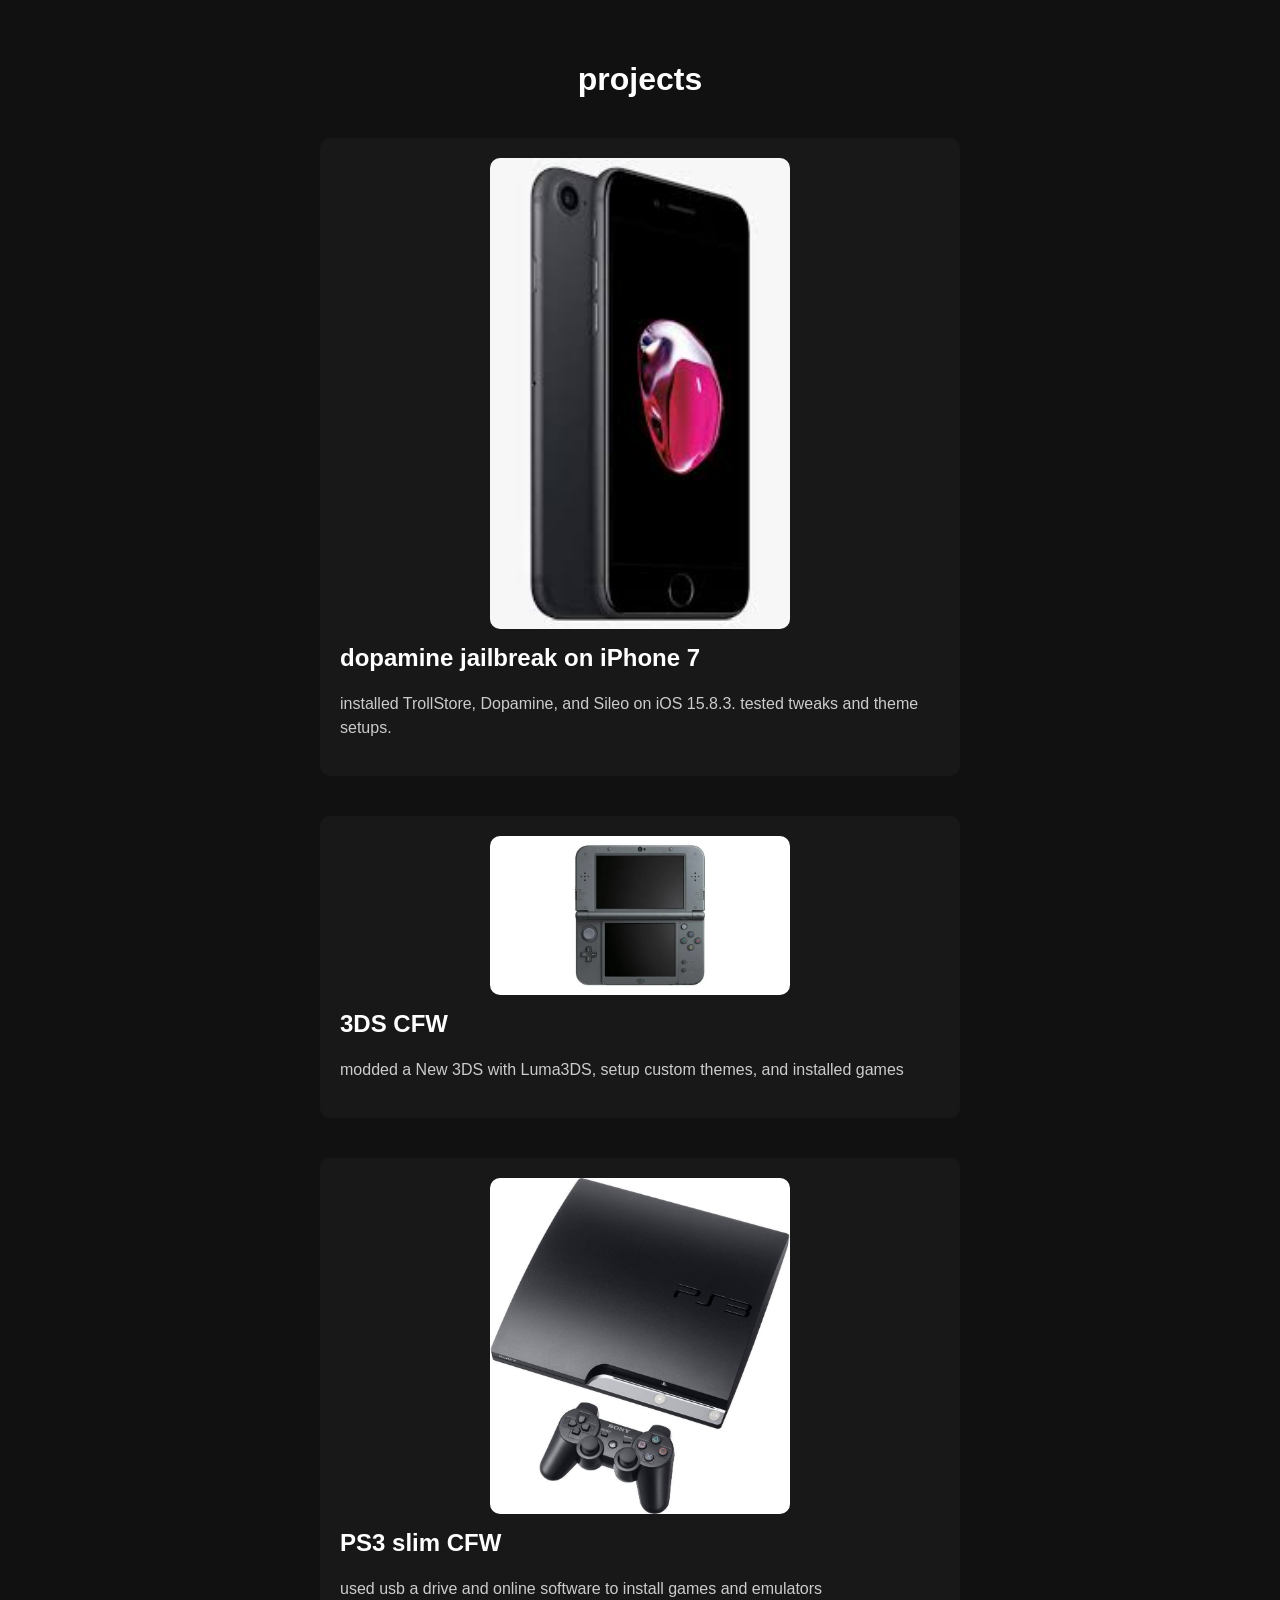
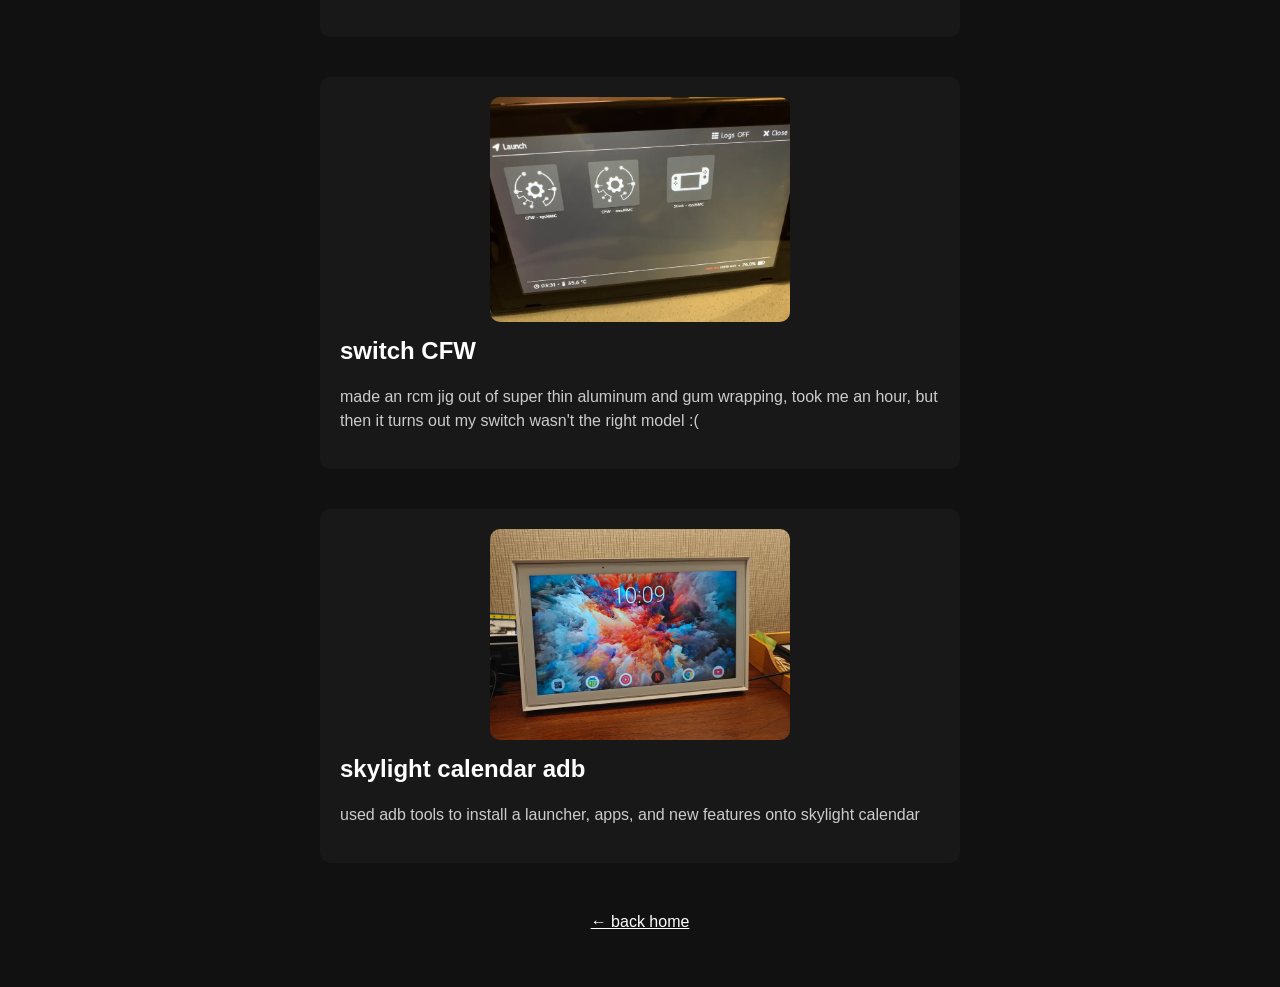
<file: mods.html>
<!doctype html>
<html lang="en">
<head>
  <link rel="apple-touch-icon" sizes="180x180" href="/apple-touch-icon.png">
<link rel="icon" type="image/png" sizes="32x32" href="/favicon-32x32.png">
<link rel="icon" type="image/png" sizes="16x16" href="/favicon-16x16.png">
<link rel="manifest" href="/site.webmanifest">
  <meta charset="utf-8" />
  <meta name="viewport" content="width=device-width,initial-scale=1" />
  <title>projects</title>
  <style>
    body {
      margin: 0;
      background: #111;
      color: #fff;
      font-family: Arial, sans-serif;
      text-align: center;
      padding: 40px 20px;
    }
    a { color: #fff; }

    .project {
      margin: 40px auto;
      max-width: 600px;
      text-align: left;
      background: #181818;
      padding: 20px;
      border-radius: 10px;
    }

    .project img {
      width: 300px;        /* uniform width */
      height: auto;        /* keep aspect ratio */
      display: block;      /* center image */
      margin: 0 auto 15px; /* bottom spacing */
      border-radius: 10px;
    }

    .project h2 {
      margin-top: 0;
      color: #fff;
    }

    .project p {
      color: #ccc;
      line-height: 1.5;
    }
  </style>
</head>
<body>
  <h1>projects</h1>

  <!-- Project cards -->
  <div class="project">
    <img src="images/project1.jpeg" alt="Project 1">
    <h2>dopamine jailbreak on iPhone 7</h2>
    <p>installed TrollStore, Dopamine, and Sileo on iOS 15.8.3. tested tweaks and theme setups.</p>
  </div>

  <div class="project">
    <img src="images/project2.jpeg" alt="Project 2">
    <h2>3DS CFW</h2>
    <p>modded a New 3DS with Luma3DS, setup custom themes, and installed games</p>
  </div>

  <div class="project">
    <img src="images/project3.jpeg" alt="Project 3">
    <h2>PS3 slim CFW</h2>
    <p>used usb a drive and online software to install games and emulators</p>
  </div>

  <div class="project">
    <img src="images/project4.jpeg" alt="Project 4">
    <h2>switch CFW</h2>
    <p>made an rcm jig out of super thin aluminum and gum wrapping, took me an hour, but then it turns out my switch wasn't the right model :(</p>
  </div>

  <div class="project">
    <img src="images/project5.jpeg" alt="Project 5">
    <h2>skylight calendar adb</h2>
    <p>used adb tools to install a launcher, apps, and new features onto skylight calendar</p>
  </div>

  <p style="margin-top:50px;"><a href="index.html">← back home</a></p>
</body>
</html>
</file>
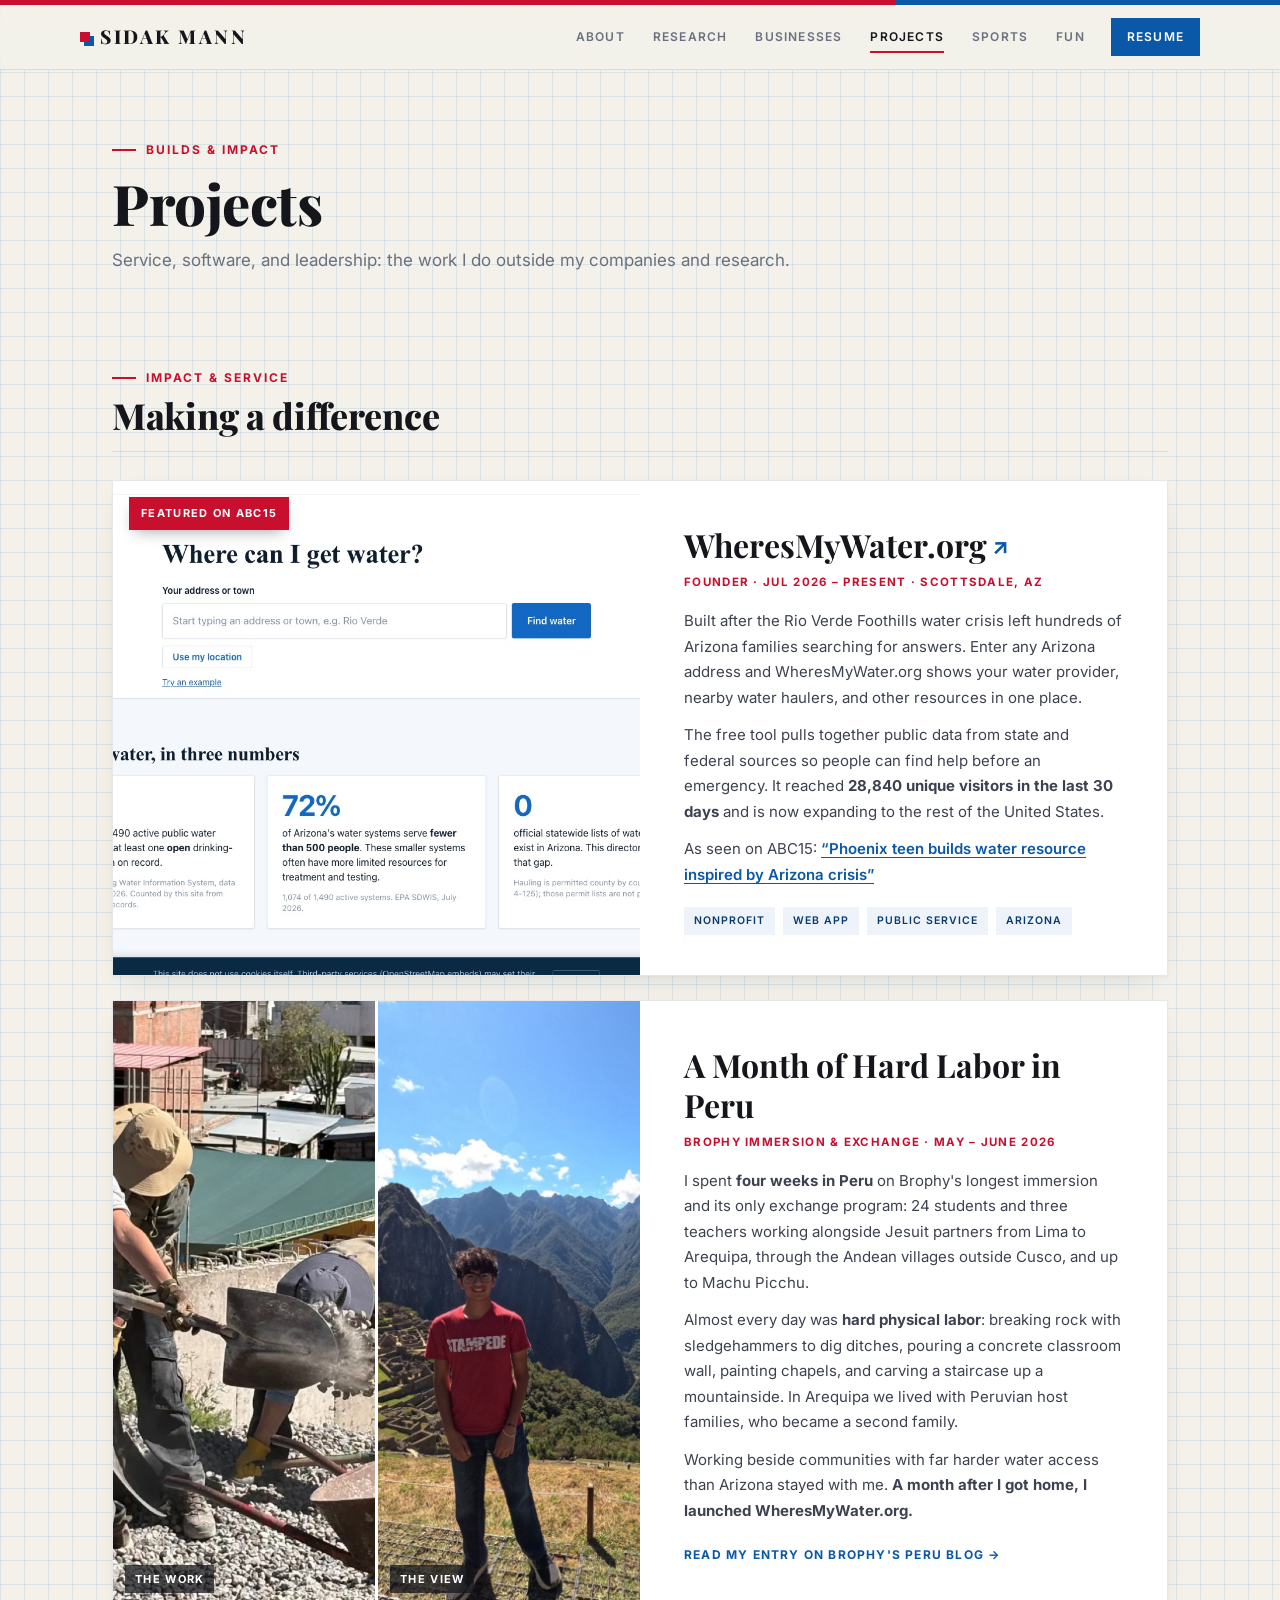
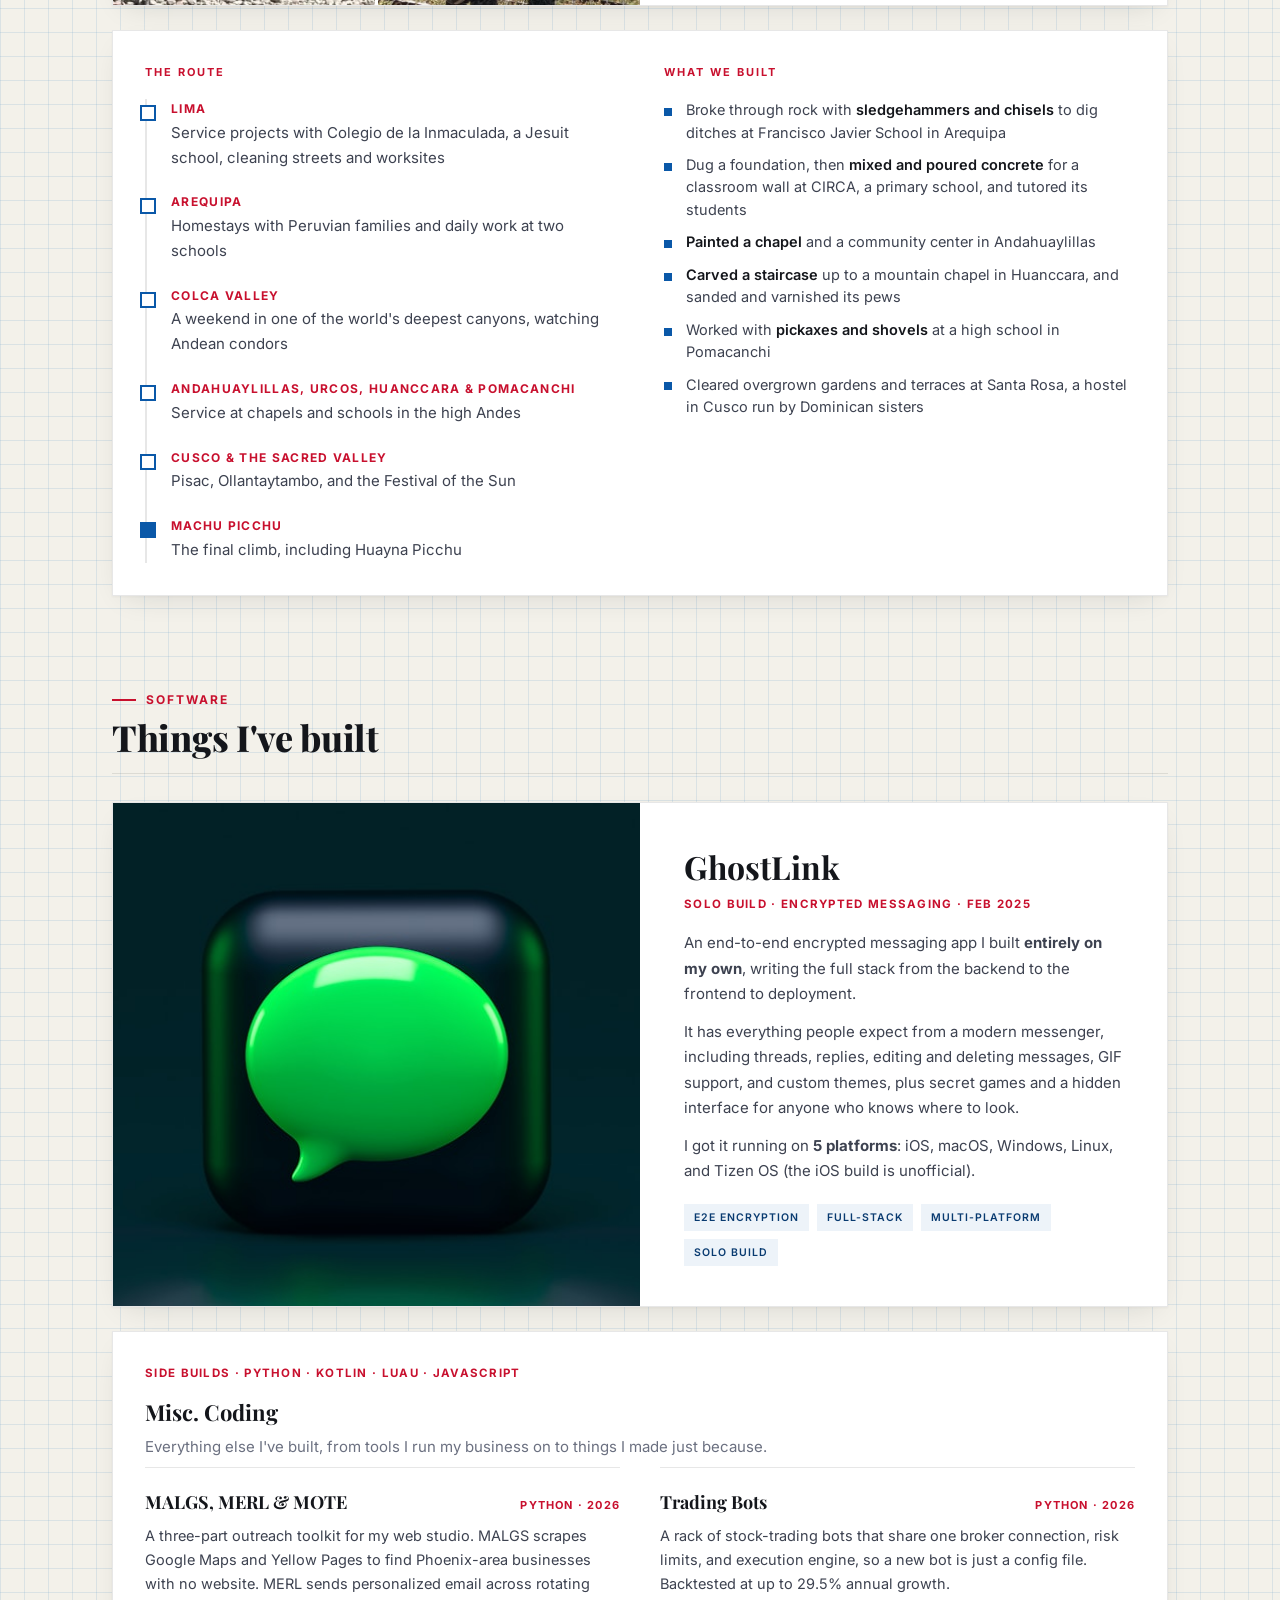
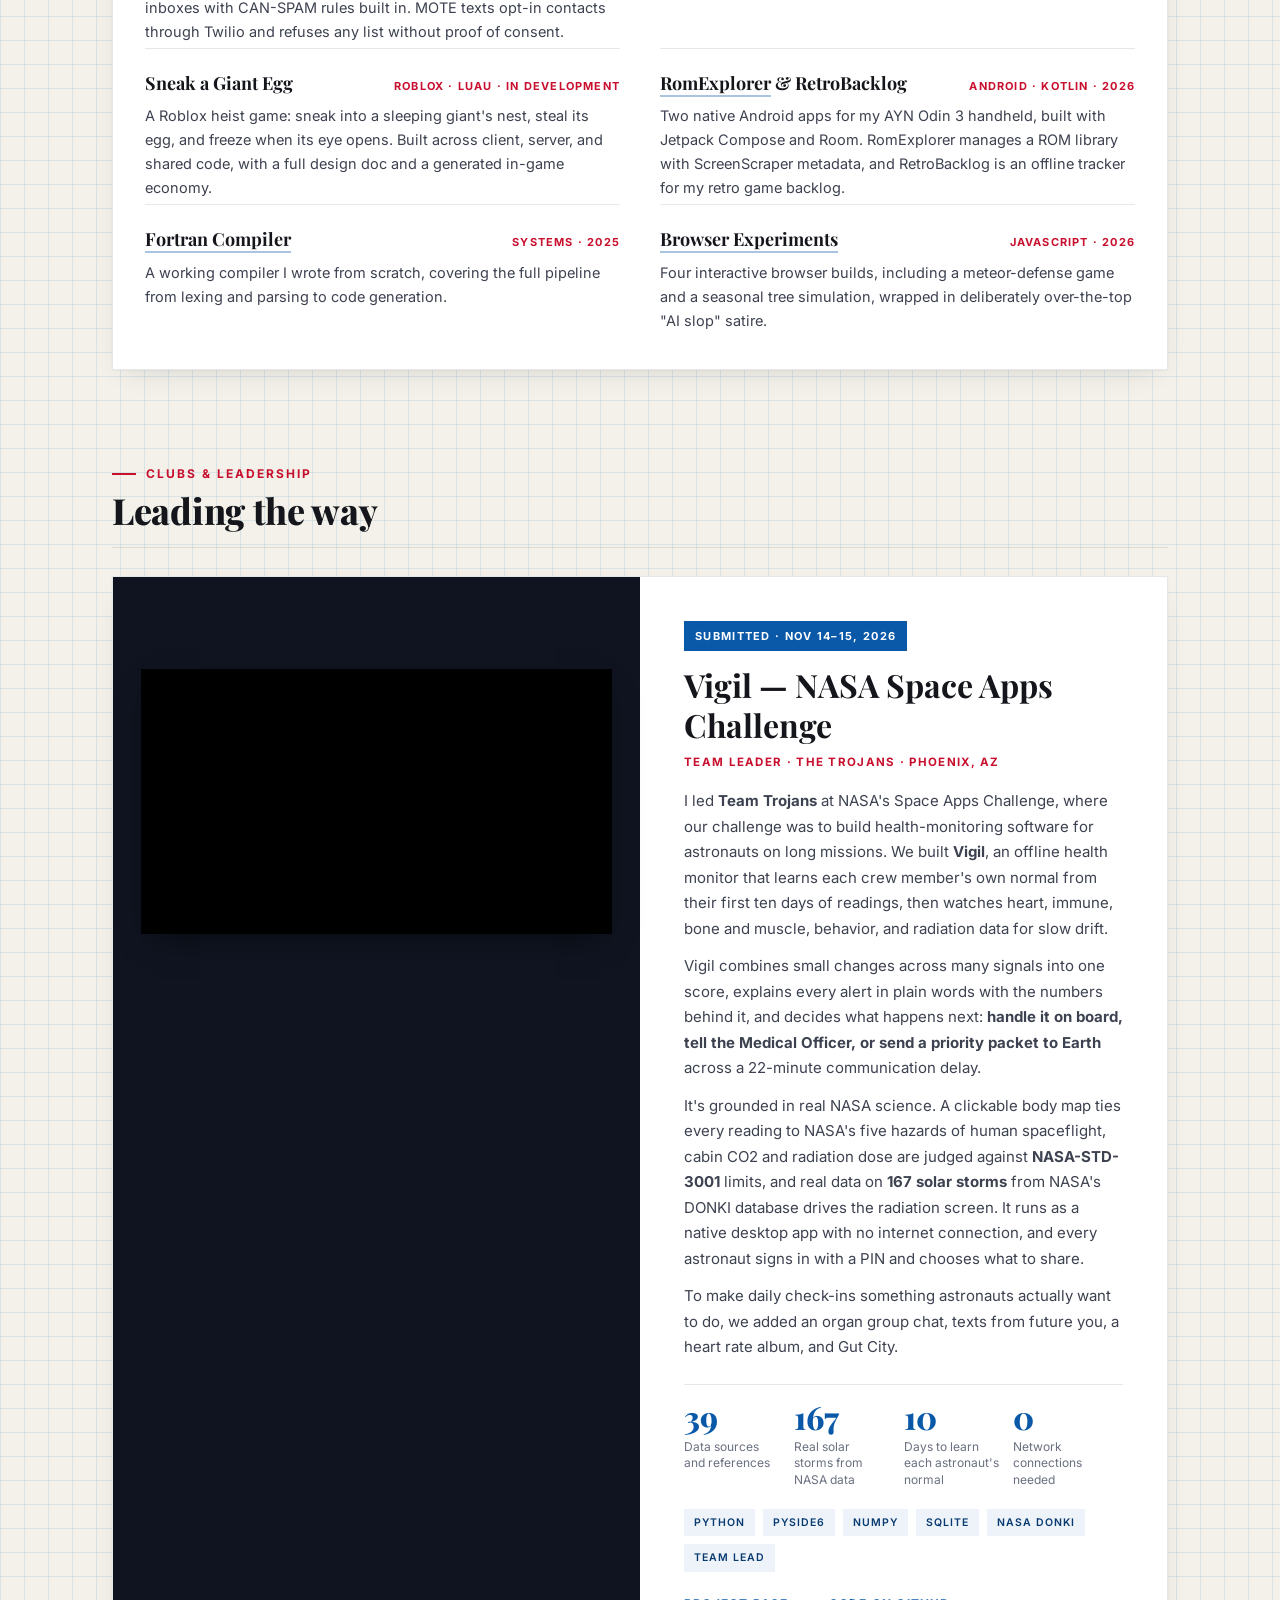
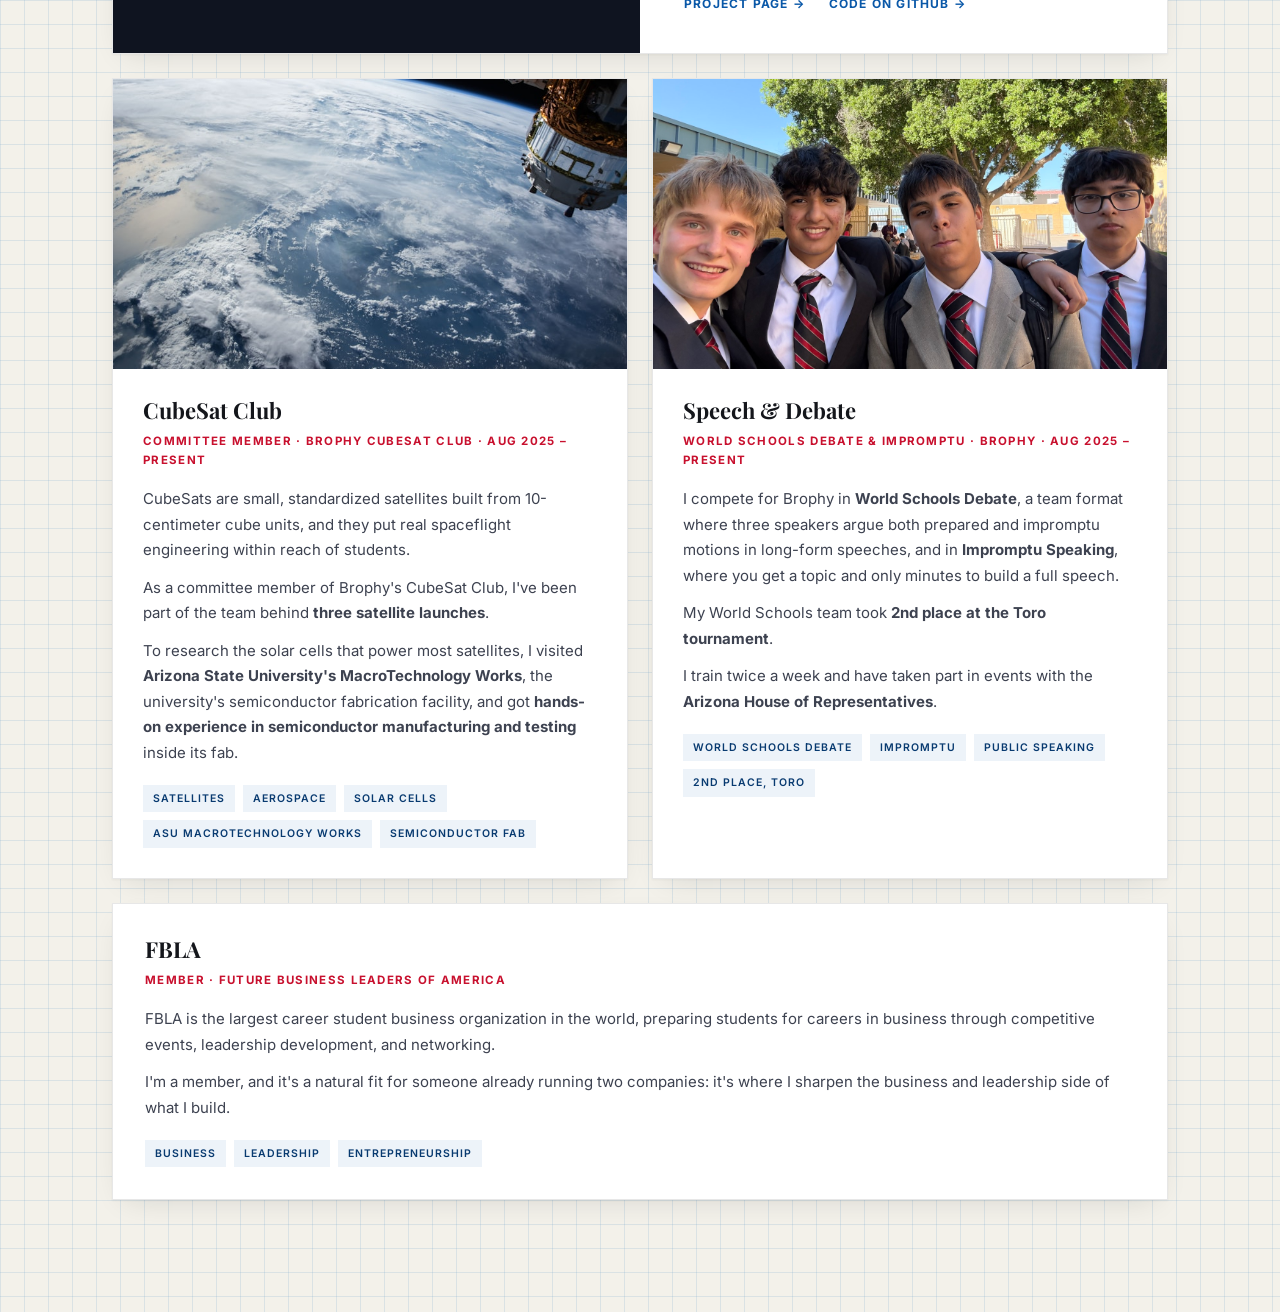
<file: projects.html>
<!doctype html>
<html lang="en">
<head>
  <meta charset="utf-8">
  <meta name="viewport" content="width=device-width,initial-scale=1">
  <title>Sidak Mann — Projects</title>
  <link rel="apple-touch-icon" sizes="180x180" href="apple-touch-icon.png">
  <link rel="icon" type="image/png" sizes="32x32" href="favicon-32x32.png">
  <link rel="icon" type="image/png" sizes="16x16" href="favicon-16x16.png">
  <link rel="preconnect" href="https://fonts.googleapis.com">
  <link rel="preconnect" href="https://fonts.gstatic.com" crossorigin>
  <link href="https://fonts.googleapis.com/css2?family=Inter:wght@400;500;600;700;800&family=Playfair+Display:ital,wght@0,400;0,700;0,800;1,400&display=swap" rel="stylesheet">
  <link rel="stylesheet" href="style.css?v=20261119">
</head>
<body>
  <nav>
    <div class="nav-inner">
      <a class="nav-brand" href="index.html">SIDAK MANN</a>
      <div class="nav-links" id="nav-links">
        <a href="index.html">About</a>
        <a href="research.html">Research</a>
        <a href="businesses.html">Businesses</a>
        <a href="projects.html" class="active">Projects</a>
        <a href="sports.html">Sports</a>
        <a href="hobby-projects.html">Fun</a>
        <a class="nav-cta" href="Sidak_Mann_Resume.pdf" target="_blank" rel="noopener">Resume</a>
      </div>
      <button class="nav-toggle" id="nav-toggle" aria-label="Menu">&#9776;</button>
    </div>
  </nav>

  <main>
    <header class="page-head">
      <div class="eyebrow">Builds &amp; Impact</div>
      <h1 class="page-title">Projects</h1>
      <p class="page-sub">Service, software, and leadership: the work I do outside my companies and research.</p>
    </header>

    <section class="section">
      <div class="section-head">
        <div>
          <div class="eyebrow">Impact &amp; Service</div>
          <h2>Making a difference</h2>
        </div>
      </div>
      <div class="grid grid-2">
      <article class="card card-img card-feature" id="wheresmywater">
        <span class="badge">Featured on ABC15</span>
        <img src="images/wheresmywater-site.jpg" alt="The WheresMyWater.org homepage">
        <div class="card-body">
          <h3><a href="https://wheresmywater.org" target="_blank" rel="noopener">WheresMyWater.org</a></h3>
          <div class="role">Founder &middot; Jul 2026 &ndash; Present &middot; Scottsdale, AZ</div>
          <div class="desc">
            <p>Built after the Rio Verde Foothills water crisis left hundreds of Arizona families searching for answers. Enter any Arizona address and WheresMyWater.org shows your water provider, nearby water haulers, and other resources in one place.</p>
            <p>The free tool pulls together public data from state and federal sources so people can find help before an emergency. It reached <strong>28,840 unique visitors in the last 30 days</strong> and is now expanding to the rest of the United States.</p>
            <p>As seen on ABC15: <a href="https://www.abc15.com/news/uplifting-arizona/watch-phoenix-teen-builds-water-resource-inspired-by-arizona-crisis" target="_blank" rel="noopener">&ldquo;Phoenix teen builds water resource inspired by Arizona crisis&rdquo;</a></p>
          </div>
          <div class="tags">
            <span class="tag">Nonprofit</span>
            <span class="tag">Web App</span>
            <span class="tag">Public Service</span>
            <span class="tag">Arizona</span>
          </div>
        </div>
      </article>

      <article class="card card-img card-feature" id="peru">
        <div class="photo-pair">
          <figure><img src="images/peru-work.jpg" alt="Shoveling gravel at a construction site during Brophy's Peru service immersion" style="object-position: 45% 50%"><figcaption>The work</figcaption></figure>
          <figure><img src="images/peru-machu-picchu.jpg" alt="Sidak at Machu Picchu" style="object-position: 38% 50%"><figcaption>The view</figcaption></figure>
        </div>
        <div class="card-body">
          <h3>A Month of Hard Labor in Peru</h3>
          <div class="role">Brophy Immersion &amp; Exchange &middot; May &ndash; June 2026</div>
          <div class="desc">
            <p>I spent <strong>four weeks in Peru</strong> on Brophy's longest immersion and its only exchange program: 24 students and three teachers working alongside Jesuit partners from Lima to Arequipa, through the Andean villages outside Cusco, and up to Machu Picchu.</p>
            <p>Almost every day was <strong>hard physical labor</strong>: breaking rock with sledgehammers to dig ditches, pouring a concrete classroom wall, painting chapels, and carving a staircase up a mountainside. In Arequipa we lived with Peruvian host families, who became a second family.</p>
            <p>Working beside communities with far harder water access than Arizona stayed with me. <strong>A month after I got home, I launched WheresMyWater.org.</strong></p>
          </div>
          <a class="card-link" href="https://sites.brophyprep.org/peru/2026/05/29/2026-peru-immersion-blog/" target="_blank" rel="noopener">Read my entry on Brophy's Peru blog &rarr;</a>
        </div>
      </article>

      <article class="card card-wide peru-detail" id="peru-details">
        <div>
          <div class="label">The route</div>
          <ol class="timeline">
            <li><b>Lima</b><span>Service projects with Colegio de la Inmaculada, a Jesuit school, cleaning streets and worksites</span></li>
            <li><b>Arequipa</b><span>Homestays with Peruvian families and daily work at two schools</span></li>
            <li><b>Colca Valley</b><span>A weekend in one of the world's deepest canyons, watching Andean condors</span></li>
            <li><b>Andahuaylillas, Urcos, Huanccara &amp; Pomacanchi</b><span>Service at chapels and schools in the high Andes</span></li>
            <li><b>Cusco &amp; the Sacred Valley</b><span>Pisac, Ollantaytambo, and the Festival of the Sun</span></li>
            <li><b>Machu Picchu</b><span>The final climb, including Huayna Picchu</span></li>
          </ol>
        </div>
        <div>
          <div class="label">What we built</div>
          <ul class="proof">
            <li>Broke through rock with <strong>sledgehammers and chisels</strong> to dig ditches at Francisco Javier School in Arequipa</li>
            <li>Dug a foundation, then <strong>mixed and poured concrete</strong> for a classroom wall at CIRCA, a primary school, and tutored its students</li>
            <li><strong>Painted a chapel</strong> and a community center in Andahuaylillas</li>
            <li><strong>Carved a staircase</strong> up to a mountain chapel in Huanccara, and sanded and varnished its pews</li>
            <li>Worked with <strong>pickaxes and shovels</strong> at a high school in Pomacanchi</li>
            <li>Cleared overgrown gardens and terraces at Santa Rosa, a hostel in Cusco run by Dominican sisters</li>
          </ul>
        </div>
      </article>
      </div>
    </section>

    <section class="section">
      <div class="section-head">
        <div>
          <div class="eyebrow">Software</div>
          <h2>Things I've built</h2>
        </div>
      </div>
      <div class="grid grid-2">
      <article class="card card-img card-feature" id="ghostlink">
        <img src="images/messaging.jpg" alt="GhostLink">
        <div class="card-body">
          <h3>GhostLink</h3>
          <div class="role">Solo Build &middot; Encrypted Messaging &middot; Feb 2025</div>
          <div class="desc">
            <p>An end-to-end encrypted messaging app I built <strong>entirely on my own</strong>, writing the full stack from the backend to the frontend to deployment.</p>
            <p>It has everything people expect from a modern messenger, including threads, replies, editing and deleting messages, GIF support, and custom themes, plus secret games and a hidden interface for anyone who knows where to look.</p>
            <p>I got it running on <strong>5 platforms</strong>: iOS, macOS, Windows, Linux, and Tizen OS (the iOS build is unofficial).</p>
          </div>
          <div class="tags">
            <span class="tag">E2E Encryption</span>
            <span class="tag">Full-Stack</span>
            <span class="tag">Multi-Platform</span>
            <span class="tag">Solo Build</span>
          </div>
        </div>
      </article>

      <article class="card card-wide misc" id="misc-coding">
        <div class="role">Side Builds &middot; Python &middot; Kotlin &middot; Luau &middot; JavaScript</div>
        <h3>Misc. Coding</h3>
        <p class="misc-intro">Everything else I've built, from tools I run my business on to things I made just because.</p>
        <ul class="misc-list">
          <li>
            <div class="misc-top"><b>MALGS, MERL &amp; MOTE</b><span>Python &middot; 2026</span></div>
            <p>A three-part outreach toolkit for my web studio. MALGS scrapes Google Maps and Yellow Pages to find Phoenix-area businesses with no website. MERL sends personalized email across rotating inboxes with CAN-SPAM rules built in. MOTE texts opt-in contacts through Twilio and refuses any list without proof of consent.</p>
          </li>
          <li>
            <div class="misc-top"><b>Trading Bots</b><span>Python &middot; 2026</span></div>
            <p>A rack of stock-trading bots that share one broker connection, risk limits, and execution engine, so a new bot is just a config file. Backtested at up to 29.5% annual growth.</p>
          </li>
          <li>
            <div class="misc-top"><b>Sneak a Giant Egg</b><span>Roblox &middot; Luau &middot; In development</span></div>
            <p>A Roblox heist game: sneak into a sleeping giant's nest, steal its egg, and freeze when its eye opens. Built across client, server, and shared code, with a full design doc and a generated in-game economy.</p>
          </li>
          <li>
            <div class="misc-top"><b><a href="https://github.com/stubbyfowl/romexplorer" target="_blank" rel="noopener">RomExplorer</a> &amp; RetroBacklog</b><span>Android &middot; Kotlin &middot; 2026</span></div>
            <p>Two native Android apps for my AYN Odin 3 handheld, built with Jetpack Compose and Room. RomExplorer manages a ROM library with ScreenScraper metadata, and RetroBacklog is an offline tracker for my retro game backlog.</p>
          </li>
          <li>
            <div class="misc-top"><b><a href="https://github.com/stubbyfowl/fsrtup" target="_blank" rel="noopener">Fortran Compiler</a></b><span>Systems &middot; 2025</span></div>
            <p>A working compiler I wrote from scratch, covering the full pipeline from lexing and parsing to code generation.</p>
          </li>
          <li>
            <div class="misc-top"><b><a href="https://github.com/stubbyfowl/Computer_Coding_SM-main" target="_blank" rel="noopener">Browser Experiments</a></b><span>JavaScript &middot; 2026</span></div>
            <p>Four interactive browser builds, including a meteor-defense game and a seasonal tree simulation, wrapped in deliberately over-the-top "AI slop" satire.</p>
          </li>
        </ul>
      </article>
      </div>
    </section>

    <section class="section">
      <div class="section-head">
        <div>
          <div class="eyebrow">Clubs &amp; Leadership</div>
          <h2>Leading the way</h2>
        </div>
      </div>
      <div class="grid grid-2">
      <article class="card card-img card-feature" id="nasa-space-apps">
        <div class="card-video">
          <div class="press-player">
            <iframe src="https://www.youtube-nocookie.com/embed/Y-axomGXFBY?rel=0" title="Vigil: NASA Space Apps 2026 demo video by The Trojans" loading="lazy" allow="accelerometer; clipboard-write; encrypted-media; gyroscope; picture-in-picture; web-share" referrerpolicy="strict-origin-when-cross-origin" allowfullscreen></iframe>
          </div>
        </div>
        <div class="card-body">
          <span class="status status-merged">Submitted &middot; Nov 14&ndash;15, 2026</span>
          <h3 style="margin-top:14px">Vigil &mdash; NASA Space Apps Challenge</h3>
          <div class="role">Team Leader &middot; The Trojans &middot; Phoenix, AZ</div>
          <div class="desc">
            <p>I led <strong>Team Trojans</strong> at NASA's Space Apps Challenge, where our challenge was to build health-monitoring software for astronauts on long missions. We built <strong>Vigil</strong>, an offline health monitor that learns each crew member's own normal from their first ten days of readings, then watches heart, immune, bone and muscle, behavior, and radiation data for slow drift.</p>
            <p>Vigil combines small changes across many signals into one score, explains every alert in plain words with the numbers behind it, and decides what happens next: <strong>handle it on board, tell the Medical Officer, or send a priority packet to Earth</strong> across a 22-minute communication delay.</p>
            <p>It's grounded in real NASA science. A clickable body map ties every reading to NASA's five hazards of human spaceflight, cabin CO2 and radiation dose are judged against <strong>NASA-STD-3001</strong> limits, and real data on <strong>167 solar storms</strong> from NASA's DONKI database drives the radiation screen. It runs as a native desktop app with no internet connection, and every astronaut signs in with a PIN and chooses what to share.</p>
            <p>To make daily check-ins something astronauts actually want to do, we added an organ group chat, texts from future you, a heart rate album, and Gut City.</p>
          </div>
          <div class="mini-stats">
            <div><b>39</b><span>Data sources and references</span></div>
            <div><b>167</b><span>Real solar storms from NASA data</span></div>
            <div><b>10</b><span>Days to learn each astronaut's normal</span></div>
            <div><b>0</b><span>Network connections needed</span></div>
          </div>
          <div class="tags">
            <span class="tag">Python</span>
            <span class="tag">PySide6</span>
            <span class="tag">NumPy</span>
            <span class="tag">SQLite</span>
            <span class="tag">NASA DONKI</span>
            <span class="tag">Team Lead</span>
          </div>
          <div class="link-row">
            <a class="card-link" href="https://www.spaceappschallenge.org/2026/find-a-team/the-trojans/?tab=project" target="_blank" rel="noopener">Project page &rarr;</a>
            <a class="card-link" href="https://github.com/stubbyfowl/vigil" target="_blank" rel="noopener">Code on GitHub &rarr;</a>
          </div>
        </div>
      </article>

      <article class="card card-img" id="cubesat">
        <img src="images/satellite.jpg" alt="CubeSat Club">
        <div class="card-body">
          <h3>CubeSat Club</h3>
          <div class="role">Committee Member &middot; Brophy CubeSat Club &middot; Aug 2025 &ndash; Present</div>
          <div class="desc">
            <p>CubeSats are small, standardized satellites built from 10-centimeter cube units, and they put real spaceflight engineering within reach of students.</p>
            <p>As a committee member of Brophy's CubeSat Club, I've been part of the team behind <strong>three satellite launches</strong>.</p>
            <p>To research the solar cells that power most satellites, I visited <strong>Arizona State University's MacroTechnology Works</strong>, the university's semiconductor fabrication facility, and got <strong>hands-on experience in semiconductor manufacturing and testing</strong> inside its fab.</p>
          </div>
          <div class="tags">
            <span class="tag">Satellites</span>
            <span class="tag">Aerospace</span>
            <span class="tag">Solar Cells</span>
            <span class="tag">ASU MacroTechnology Works</span>
            <span class="tag">Semiconductor Fab</span>
          </div>
        </div>
      </article>

      <article class="card card-img" id="debate">
        <img src="images/debate-team.jpg" alt="Sidak with Brophy debate teammates at a tournament">
        <div class="card-body">
          <h3>Speech &amp; Debate</h3>
          <div class="role">World Schools Debate &amp; Impromptu &middot; Brophy &middot; Aug 2025 &ndash; Present</div>
          <div class="desc">
            <p>I compete for Brophy in <strong>World Schools Debate</strong>, a team format where three speakers argue both prepared and impromptu motions in long-form speeches, and in <strong>Impromptu Speaking</strong>, where you get a topic and only minutes to build a full speech.</p>
            <p>My World Schools team took <strong>2nd place at the Toro tournament</strong>.</p>
            <p>I train twice a week and have taken part in events with the <strong>Arizona House of Representatives</strong>.</p>
          </div>
          <div class="tags">
            <span class="tag">World Schools Debate</span>
            <span class="tag">Impromptu</span>
            <span class="tag">Public Speaking</span>
            <span class="tag">2nd Place, Toro</span>
          </div>
        </div>
      </article>

      <article class="card card-wide" id="fbla">
        <h3>FBLA</h3>
        <div class="role">Member &middot; Future Business Leaders of America</div>
        <div class="desc">
          <p>FBLA is the largest career student business organization in the world, preparing students for careers in business through competitive events, leadership development, and networking.</p>
          <p>I'm a member, and it's a natural fit for someone already running two companies: it's where I sharpen the business and leadership side of what I build.</p>
        </div>
        <div class="tags">
          <span class="tag">Business</span>
          <span class="tag">Leadership</span>
          <span class="tag">Entrepreneurship</span>
        </div>
      </article>
      </div>
    </section>
  </main>

  <script>
    var t = document.getElementById('nav-toggle'), n = document.getElementById('nav-links');
    if (t) t.addEventListener('click', function() { n.classList.toggle('open'); t.textContent = n.classList.contains('open') ? '✕' : '☰'; });
  </script>
</body>
</html>
</file>
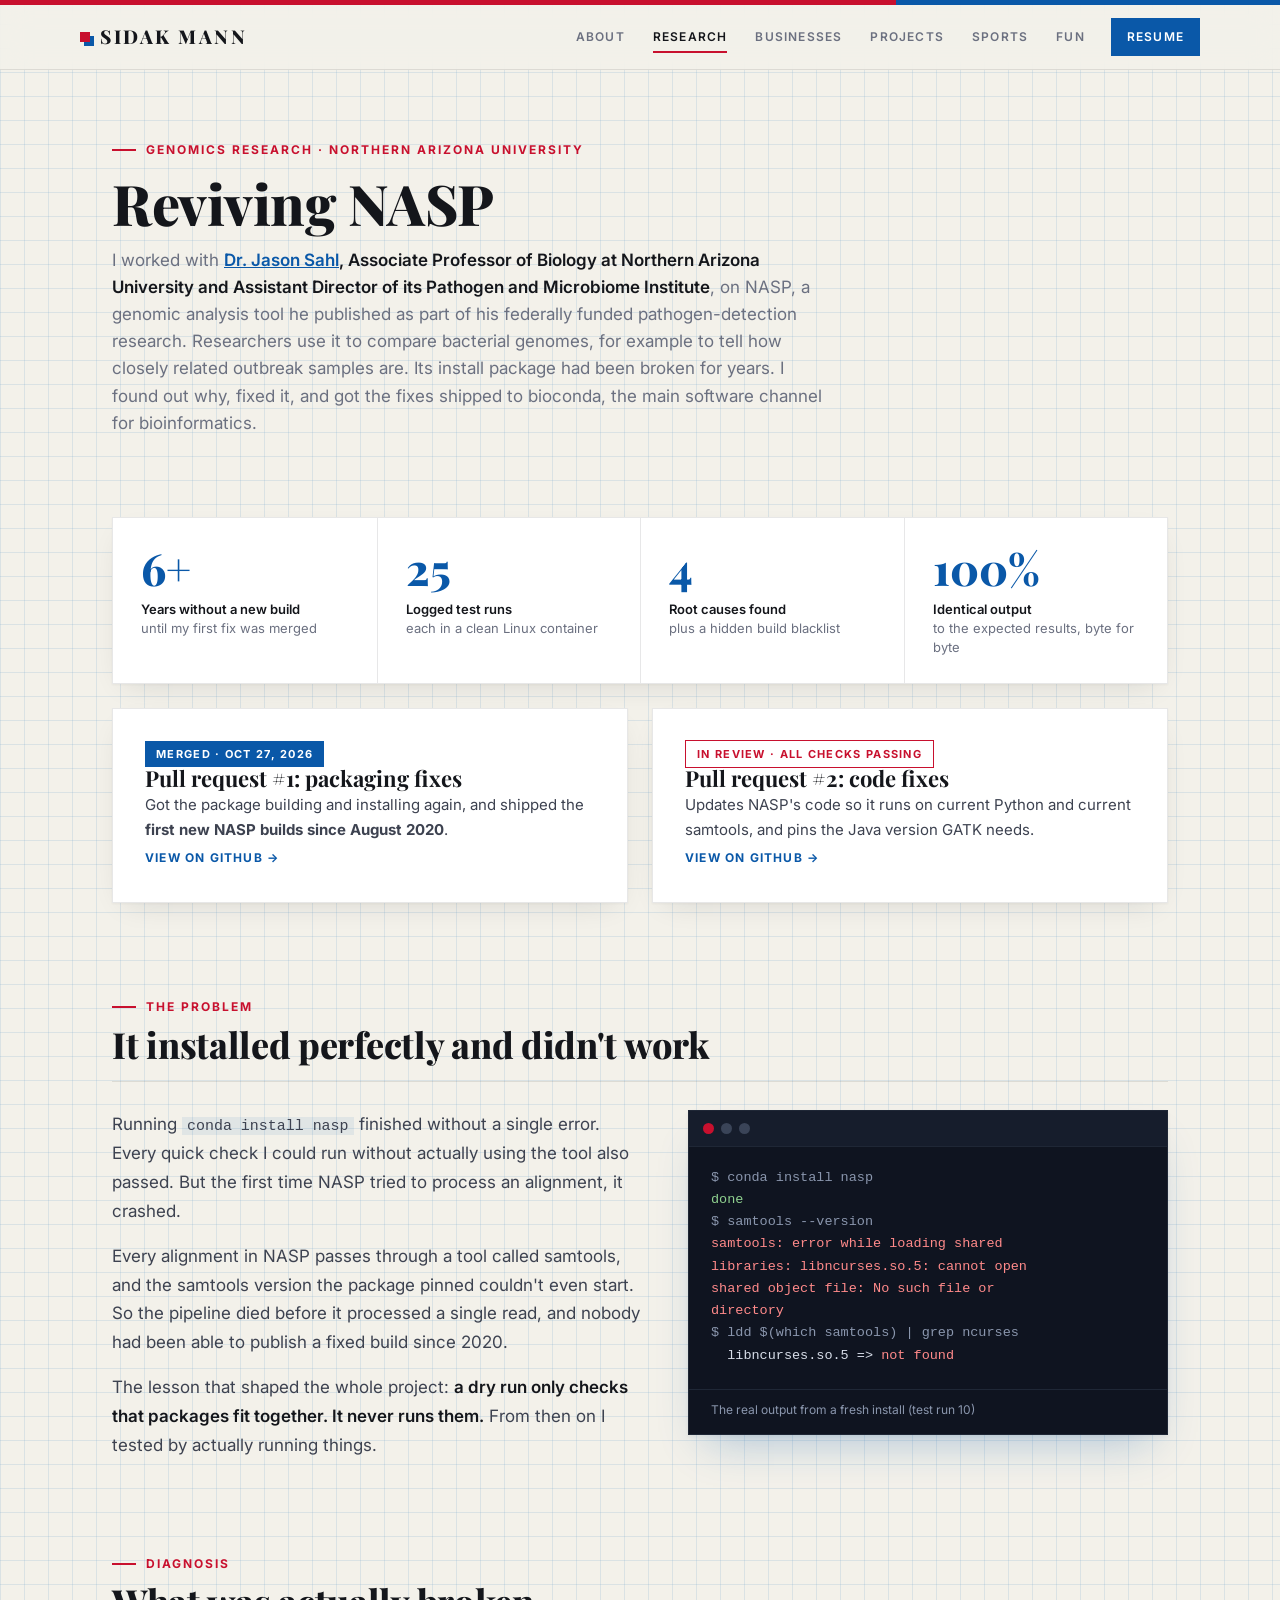
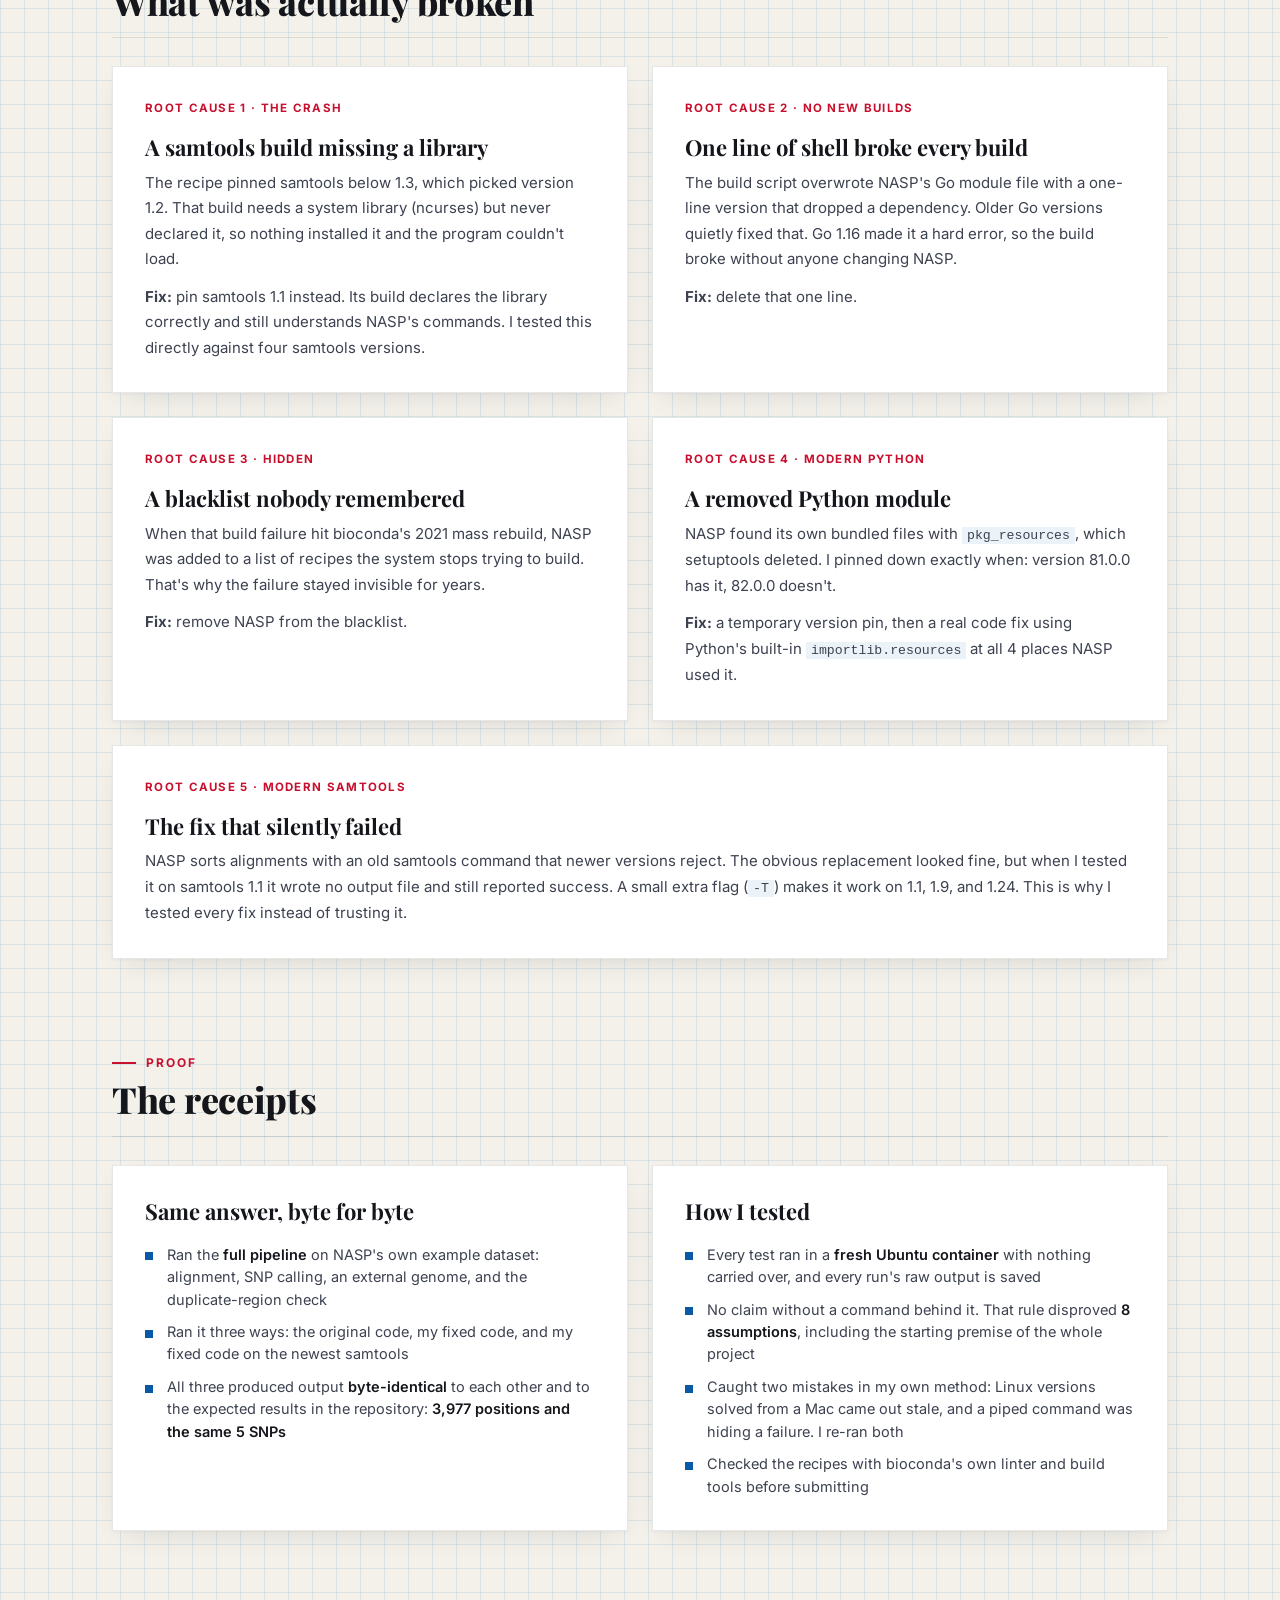
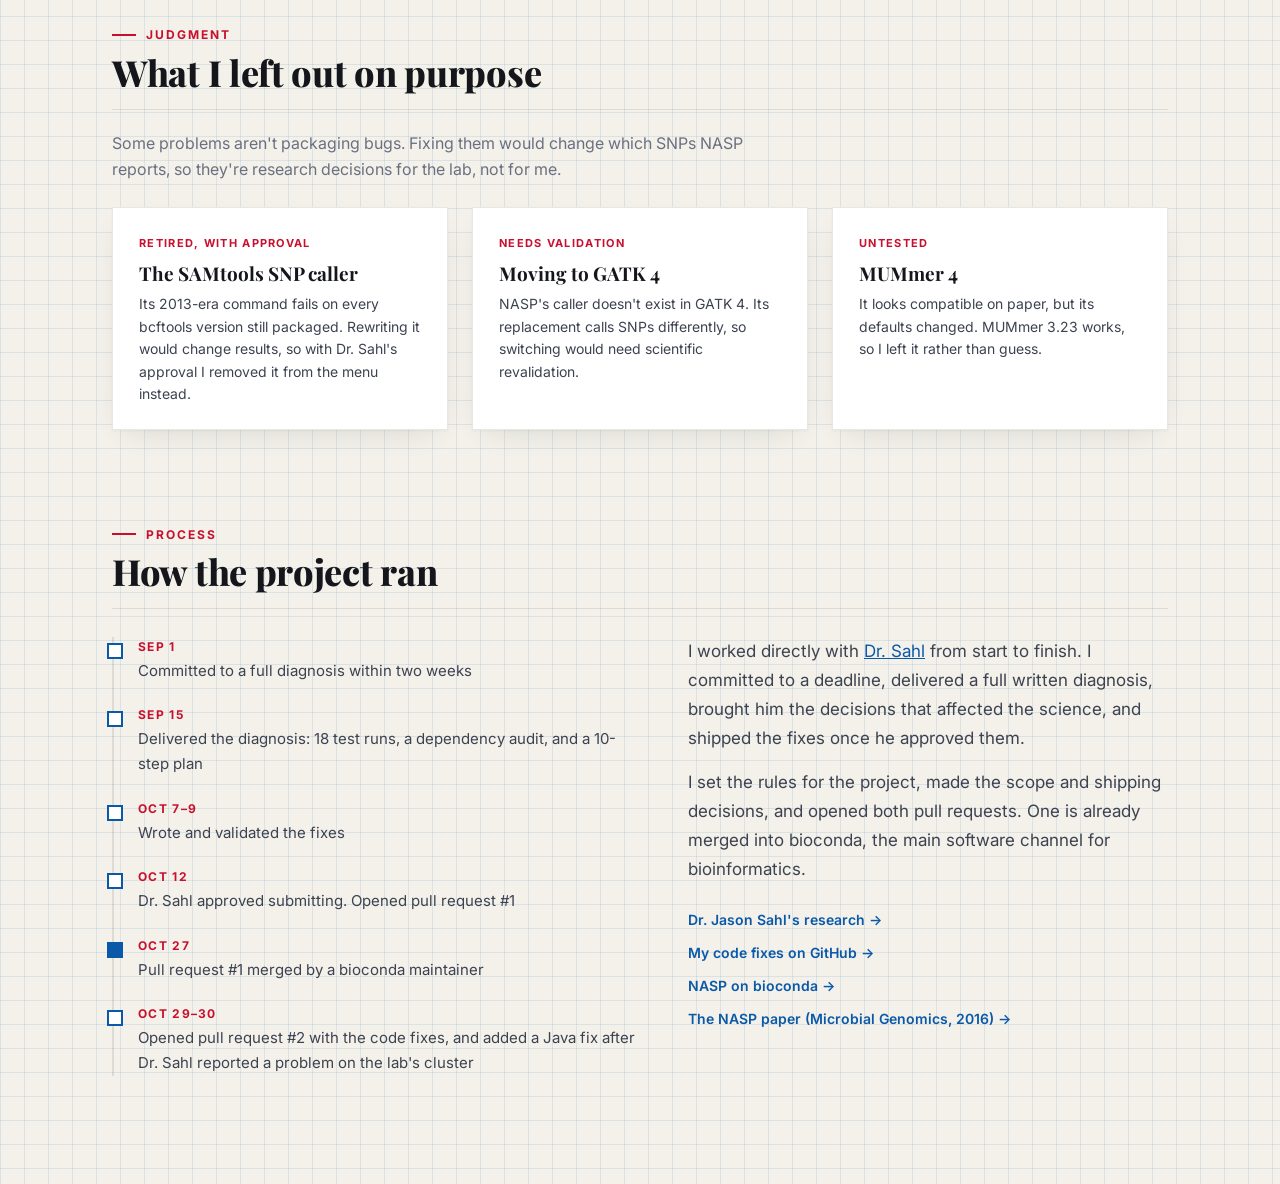
<file: research.html>
<!doctype html>
<html lang="en">
<head>
  <meta charset="utf-8">
  <meta name="viewport" content="width=device-width,initial-scale=1">
  <title>Sidak Mann — Research: Reviving NASP</title>
  <meta name="description" content="Sidak Mann worked with NAU Associate Professor Dr. Jason Sahl to diagnose and fix NASP, a published pathogen-genomics tool, producing its first new builds in over six years.">
  <link rel="apple-touch-icon" sizes="180x180" href="apple-touch-icon.png">
  <link rel="icon" type="image/png" sizes="32x32" href="favicon-32x32.png">
  <link rel="icon" type="image/png" sizes="16x16" href="favicon-16x16.png">
  <link rel="preconnect" href="https://fonts.googleapis.com">
  <link rel="preconnect" href="https://fonts.gstatic.com" crossorigin>
  <link href="https://fonts.googleapis.com/css2?family=Inter:wght@400;500;600;700;800&family=Playfair+Display:ital,wght@0,400;0,700;0,800;1,400&display=swap" rel="stylesheet">
  <link rel="stylesheet" href="style.css?v=20261119">
</head>
<body>
  <nav>
    <div class="nav-inner">
      <a class="nav-brand" href="index.html">SIDAK MANN</a>
      <div class="nav-links" id="nav-links">
        <a href="index.html">About</a>
        <a href="research.html" class="active">Research</a>
        <a href="businesses.html">Businesses</a>
        <a href="projects.html">Projects</a>
        <a href="sports.html">Sports</a>
        <a href="hobby-projects.html">Fun</a>
        <a class="nav-cta" href="Sidak_Mann_Resume.pdf" target="_blank" rel="noopener">Resume</a>
      </div>
      <button class="nav-toggle" id="nav-toggle" aria-label="Menu">&#9776;</button>
    </div>
  </nav>

  <main>
    <header class="page-head">
      <div class="eyebrow">Genomics Research &middot; Northern Arizona University</div>
      <h1 class="page-title">Reviving NASP</h1>
      <p class="page-sub">I worked with <strong><a href="https://jasonsahl.github.io" target="_blank" rel="noopener">Dr. Jason Sahl</a>, Associate Professor of Biology at Northern Arizona University and Assistant Director of its Pathogen and Microbiome Institute</strong>, on NASP, a genomic analysis tool he published as part of his federally funded pathogen-detection research. Researchers use it to compare bacterial genomes, for example to tell how closely related outbreak samples are. Its install package had been broken for years. I found out why, fixed it, and got the fixes shipped to bioconda, the main software channel for bioinformatics.</p>
    </header>

    <section class="stats" aria-label="Project at a glance">
      <div class="stat"><span class="num">6+</span><span class="lbl"><strong>Years without a new build</strong>until my first fix was merged</span></div>
      <div class="stat"><span class="num">25</span><span class="lbl"><strong>Logged test runs</strong>each in a clean Linux container</span></div>
      <div class="stat"><span class="num">4</span><span class="lbl"><strong>Root causes found</strong>plus a hidden build blacklist</span></div>
      <div class="stat"><span class="num">100%</span><span class="lbl"><strong>Identical output</strong>to the expected results, byte for byte</span></div>
    </section>

    <div class="grid grid-2 pr-row">
      <a class="card pr-card" href="https://github.com/bioconda/bioconda-recipes/pull/70212" target="_blank" rel="noopener">
        <span class="status status-merged">Merged &middot; Oct 27, 2026</span>
        <h3>Pull request #1: packaging fixes</h3>
        <p>Got the package building and installing again, and shipped the <strong>first new NASP builds since August 2020</strong>.</p>
        <span class="card-link">View on GitHub &rarr;</span>
      </a>
      <a class="card pr-card" href="https://github.com/bioconda/bioconda-recipes/pull/70958" target="_blank" rel="noopener">
        <span class="status status-review">In review &middot; all checks passing</span>
        <h3>Pull request #2: code fixes</h3>
        <p>Updates NASP's code so it runs on current Python and current samtools, and pins the Java version GATK needs.</p>
        <span class="card-link">View on GitHub &rarr;</span>
      </a>
    </div>

    <section class="section">
      <div class="section-head">
        <div>
          <div class="eyebrow">The problem</div>
          <h2>It installed perfectly and didn't work</h2>
        </div>
      </div>
      <div class="split">
        <div class="prose">
          <p>Running <code>conda install nasp</code> finished without a single error. Every quick check I could run without actually using the tool also passed. But the first time NASP tried to process an alignment, it crashed.</p>
          <p>Every alignment in NASP passes through a tool called samtools, and the samtools version the package pinned couldn't even start. So the pipeline died before it processed a single read, and nobody had been able to publish a fixed build since 2020.</p>
          <p>The lesson that shaped the whole project: <strong>a dry run only checks that packages fit together. It never runs them.</strong> From then on I tested by actually running things.</p>
        </div>
        <figure class="term" aria-label="The real error from a fresh install">
          <div class="term-bar"><span></span><span></span><span></span></div>
<pre><span class="t-dim">$ conda install nasp</span>
<span class="t-ok">done</span>
<span class="t-dim">$ samtools --version</span>
<span class="t-err">samtools: error while loading shared
libraries: libncurses.so.5: cannot open
shared object file: No such file or
directory</span>
<span class="t-dim">$ ldd $(which samtools) | grep ncurses</span>
  libncurses.so.5 =&gt; <span class="t-err">not found</span></pre>
          <figcaption>The real output from a fresh install (test run 10)</figcaption>
        </figure>
      </div>
    </section>

    <section class="section">
      <div class="section-head">
        <div>
          <div class="eyebrow">Diagnosis</div>
          <h2>What was actually broken</h2>
        </div>
      </div>
      <div class="grid grid-2">
        <article class="card">
          <div class="role">Root cause 1 &middot; The crash</div>
          <h3>A samtools build missing a library</h3>
          <div class="desc">
            <p>The recipe pinned samtools below 1.3, which picked version 1.2. That build needs a system library (ncurses) but never declared it, so nothing installed it and the program couldn't load.</p>
            <p><strong>Fix:</strong> pin samtools 1.1 instead. Its build declares the library correctly and still understands NASP's commands. I tested this directly against four samtools versions.</p>
          </div>
        </article>
        <article class="card">
          <div class="role">Root cause 2 &middot; No new builds</div>
          <h3>One line of shell broke every build</h3>
          <div class="desc">
            <p>The build script overwrote NASP's Go module file with a one-line version that dropped a dependency. Older Go versions quietly fixed that. Go 1.16 made it a hard error, so the build broke without anyone changing NASP.</p>
            <p><strong>Fix:</strong> delete that one line.</p>
          </div>
        </article>
        <article class="card">
          <div class="role">Root cause 3 &middot; Hidden</div>
          <h3>A blacklist nobody remembered</h3>
          <div class="desc">
            <p>When that build failure hit bioconda's 2021 mass rebuild, NASP was added to a list of recipes the system stops trying to build. That's why the failure stayed invisible for years.</p>
            <p><strong>Fix:</strong> remove NASP from the blacklist.</p>
          </div>
        </article>
        <article class="card">
          <div class="role">Root cause 4 &middot; Modern Python</div>
          <h3>A removed Python module</h3>
          <div class="desc">
            <p>NASP found its own bundled files with <code>pkg_resources</code>, which setuptools deleted. I pinned down exactly when: version 81.0.0 has it, 82.0.0 doesn't.</p>
            <p><strong>Fix:</strong> a temporary version pin, then a real code fix using Python's built-in <code>importlib.resources</code> at all 4 places NASP used it.</p>
          </div>
        </article>
        <article class="card card-wide">
          <div class="role">Root cause 5 &middot; Modern samtools</div>
          <h3>The fix that silently failed</h3>
          <div class="desc">
            <p>NASP sorts alignments with an old samtools command that newer versions reject. The obvious replacement looked fine, but when I tested it on samtools 1.1 it wrote no output file and still reported success. A small extra flag (<code>-T</code>) makes it work on 1.1, 1.9, and 1.24. This is why I tested every fix instead of trusting it.</p>
          </div>
        </article>
      </div>
    </section>

    <section class="section">
      <div class="section-head">
        <div>
          <div class="eyebrow">Proof</div>
          <h2>The receipts</h2>
        </div>
      </div>
      <div class="grid grid-2">
        <article class="card">
          <h3>Same answer, byte for byte</h3>
          <ul class="proof">
            <li>Ran the <strong>full pipeline</strong> on NASP's own example dataset: alignment, SNP calling, an external genome, and the duplicate-region check</li>
            <li>Ran it three ways: the original code, my fixed code, and my fixed code on the newest samtools</li>
            <li>All three produced output <strong>byte-identical</strong> to each other and to the expected results in the repository: <strong>3,977 positions and the same 5 SNPs</strong></li>
          </ul>
        </article>
        <article class="card">
          <h3>How I tested</h3>
          <ul class="proof">
            <li>Every test ran in a <strong>fresh Ubuntu container</strong> with nothing carried over, and every run's raw output is saved</li>
            <li>No claim without a command behind it. That rule disproved <strong>8 assumptions</strong>, including the starting premise of the whole project</li>
            <li>Caught two mistakes in my own method: Linux versions solved from a Mac came out stale, and a piped command was hiding a failure. I re-ran both</li>
            <li>Checked the recipes with bioconda's own linter and build tools before submitting</li>
          </ul>
        </article>
      </div>
    </section>

    <section class="section">
      <div class="section-head">
        <div>
          <div class="eyebrow">Judgment</div>
          <h2>What I left out on purpose</h2>
        </div>
      </div>
      <p class="section-note">Some problems aren't packaging bugs. Fixing them would change which SNPs NASP reports, so they're research decisions for the lab, not for me.</p>
      <div class="grid grid-3">
        <article class="card mini">
          <div class="kicker">Retired, with approval</div>
          <h3>The SAMtools SNP caller</h3>
          <p>Its 2013-era command fails on every bcftools version still packaged. Rewriting it would change results, so with Dr. Sahl's approval I removed it from the menu instead.</p>
        </article>
        <article class="card mini">
          <div class="kicker">Needs validation</div>
          <h3>Moving to GATK 4</h3>
          <p>NASP's caller doesn't exist in GATK 4. Its replacement calls SNPs differently, so switching would need scientific revalidation.</p>
        </article>
        <article class="card mini">
          <div class="kicker">Untested</div>
          <h3>MUMmer 4</h3>
          <p>It looks compatible on paper, but its defaults changed. MUMmer 3.23 works, so I left it rather than guess.</p>
        </article>
      </div>
    </section>

    <section class="section">
      <div class="section-head">
        <div>
          <div class="eyebrow">Process</div>
          <h2>How the project ran</h2>
        </div>
      </div>
      <div class="split">
        <ol class="timeline">
          <li><b>Sep 1</b><span>Committed to a full diagnosis within two weeks</span></li>
          <li><b>Sep 15</b><span>Delivered the diagnosis: 18 test runs, a dependency audit, and a 10-step plan</span></li>
          <li><b>Oct 7&ndash;9</b><span>Wrote and validated the fixes</span></li>
          <li><b>Oct 12</b><span>Dr. Sahl approved submitting. Opened pull request #1</span></li>
          <li><b>Oct 27</b><span>Pull request #1 merged by a bioconda maintainer</span></li>
          <li><b>Oct 29&ndash;30</b><span>Opened pull request #2 with the code fixes, and added a Java fix after Dr. Sahl reported a problem on the lab's cluster</span></li>
        </ol>
        <div class="prose">
          <p>I worked directly with <a href="https://jasonsahl.github.io" target="_blank" rel="noopener">Dr. Sahl</a> from start to finish. I committed to a deadline, delivered a full written diagnosis, brought him the decisions that affected the science, and shipped the fixes once he approved them.</p>
          <p>I set the rules for the project, made the scope and shipping decisions, and opened both pull requests. One is already merged into bioconda, the main software channel for bioinformatics.</p>
          <div class="link-list">
            <a href="https://jasonsahl.github.io" target="_blank" rel="noopener">Dr. Jason Sahl's research &rarr;</a>
            <a href="https://github.com/stubbyfowl/NASP/tree/fix/modernize-deps" target="_blank" rel="noopener">My code fixes on GitHub &rarr;</a>
            <a href="https://anaconda.org/bioconda/nasp" target="_blank" rel="noopener">NASP on bioconda &rarr;</a>
            <a href="https://doi.org/10.1099/mgen.0.000074" target="_blank" rel="noopener">The NASP paper (Microbial Genomics, 2016) &rarr;</a>
          </div>
        </div>
      </div>
    </section>
  </main>

  <script>
    var t = document.getElementById('nav-toggle'), n = document.getElementById('nav-links');
    if (t) t.addEventListener('click', function() { n.classList.toggle('open'); t.textContent = n.classList.contains('open') ? '✕' : '☰'; });
  </script>
</body>
</html>
</file>
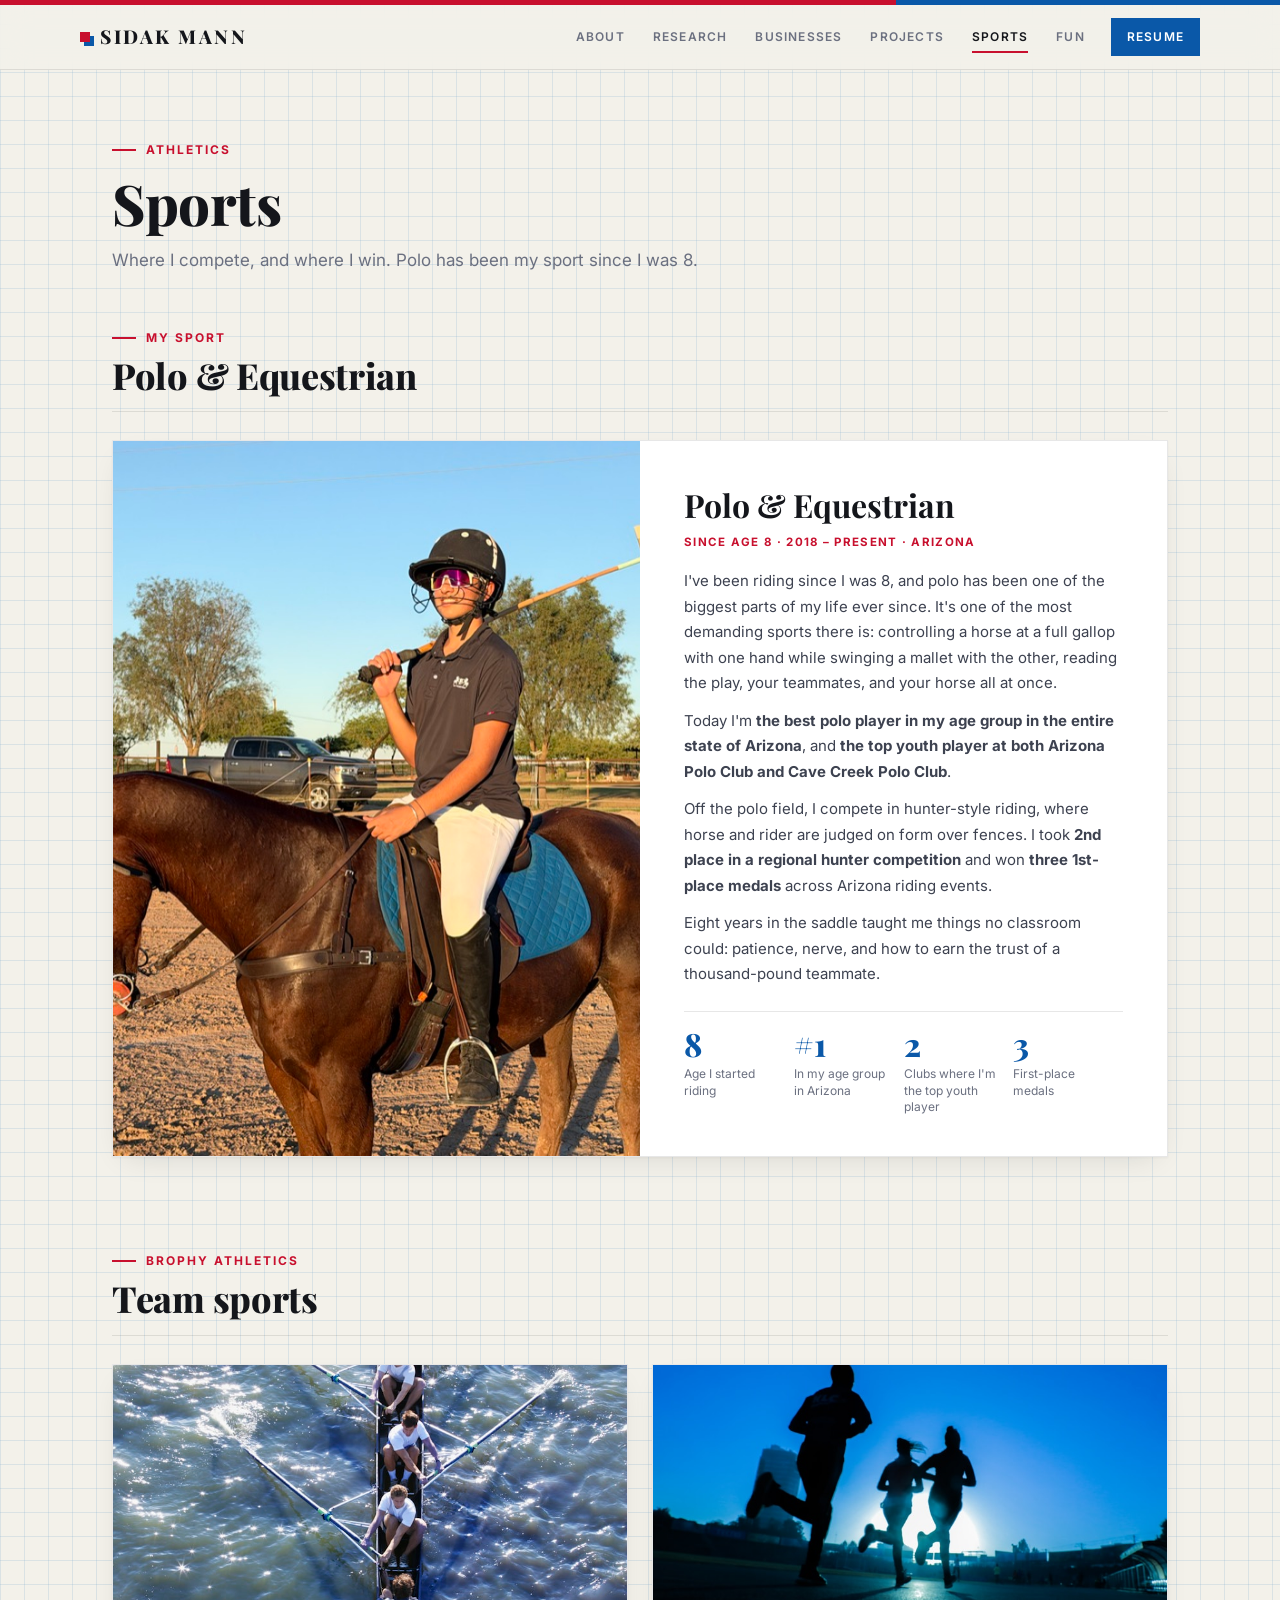
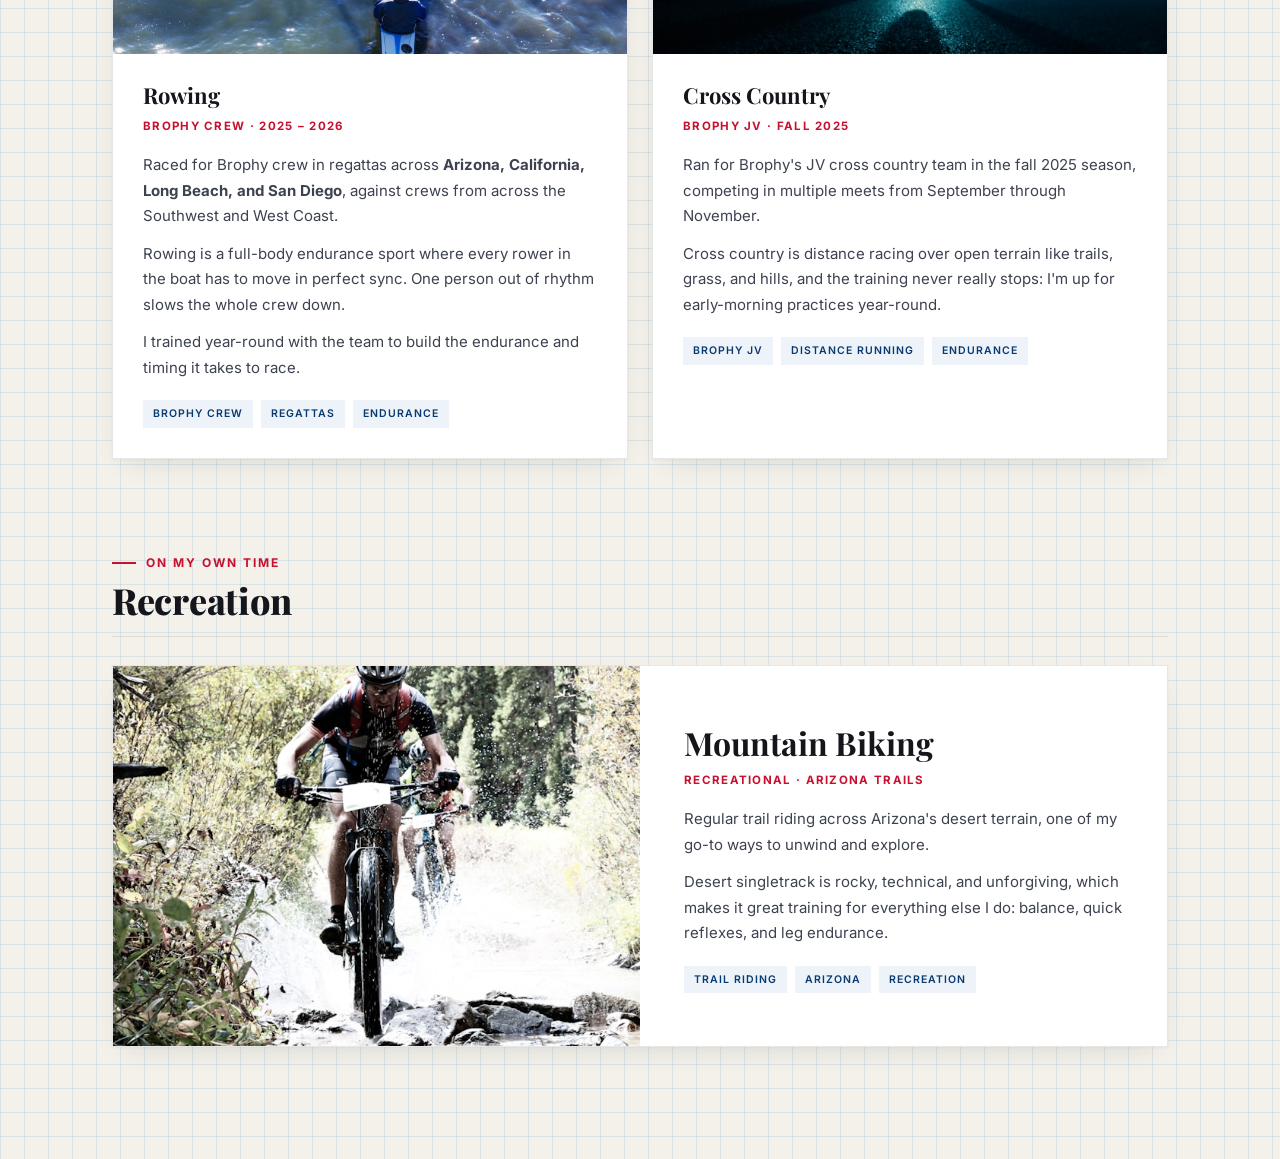
<file: sports.html>
<!doctype html>
<html lang="en">
<head>
  <meta charset="utf-8">
  <meta name="viewport" content="width=device-width,initial-scale=1">
  <title>Sidak Mann — Sports</title>
  <link rel="apple-touch-icon" sizes="180x180" href="apple-touch-icon.png">
  <link rel="icon" type="image/png" sizes="32x32" href="favicon-32x32.png">
  <link rel="icon" type="image/png" sizes="16x16" href="favicon-16x16.png">
  <link rel="preconnect" href="https://fonts.googleapis.com">
  <link rel="preconnect" href="https://fonts.gstatic.com" crossorigin>
  <link href="https://fonts.googleapis.com/css2?family=Inter:wght@400;500;600;700;800&family=Playfair+Display:ital,wght@0,400;0,700;0,800;1,400&display=swap" rel="stylesheet">
  <link rel="stylesheet" href="style.css?v=20261119">
</head>
<body>
  <nav>
    <div class="nav-inner">
      <a class="nav-brand" href="index.html">SIDAK MANN</a>
      <div class="nav-links" id="nav-links">
        <a href="index.html">About</a>
        <a href="research.html">Research</a>
        <a href="businesses.html">Businesses</a>
        <a href="projects.html">Projects</a>
        <a href="sports.html" class="active">Sports</a>
        <a href="hobby-projects.html">Fun</a>
        <a class="nav-cta" href="Sidak_Mann_Resume.pdf" target="_blank" rel="noopener">Resume</a>
      </div>
      <button class="nav-toggle" id="nav-toggle" aria-label="Menu">&#9776;</button>
    </div>
  </nav>

  <main>
    <header class="page-head">
      <div class="eyebrow">Athletics</div>
      <h1 class="page-title">Sports</h1>
      <p class="page-sub">Where I compete, and where I win. Polo has been my sport since I was 8.</p>
    </header>

    <section class="section section-first">
      <div class="section-head">
        <div>
          <div class="eyebrow">My Sport</div>
          <h2>Polo &amp; Equestrian</h2>
        </div>
      </div>
      <div class="grid grid-2">
      <div class="card card-img card-feature" id="polo">
        <img src="images/polo.jpg" alt="Sidak on horseback with a polo mallet">
        <div class="card-body">
          <h3>Polo &amp; Equestrian</h3>
          <div class="role">Since Age 8 &middot; 2018 &ndash; Present &middot; Arizona</div>
          <div class="desc">
            <p>I've been riding since I was 8, and polo has been one of the biggest parts of my life ever since. It's one of the most demanding sports there is: controlling a horse at a full gallop with one hand while swinging a mallet with the other, reading the play, your teammates, and your horse all at once.</p>
            <p>Today I'm <strong>the best polo player in my age group in the entire state of Arizona</strong>, and <strong>the top youth player at both Arizona Polo Club and Cave Creek Polo Club</strong>.</p>
            <p>Off the polo field, I compete in hunter-style riding, where horse and rider are judged on form over fences. I took <strong>2nd place in a regional hunter competition</strong> and won <strong>three 1st-place medals</strong> across Arizona riding events.</p>
            <p>Eight years in the saddle taught me things no classroom could: patience, nerve, and how to earn the trust of a thousand-pound teammate.</p>
          </div>
          <div class="mini-stats">
            <div><b>8</b><span>Age I started riding</span></div>
            <div><b>#1</b><span>In my age group in Arizona</span></div>
            <div><b>2</b><span>Clubs where I'm the top youth player</span></div>
            <div><b>3</b><span>First-place medals</span></div>
          </div>
        </div>
      </div>
      </div>
    </section>

    <section class="section">
      <div class="section-head">
        <div>
          <div class="eyebrow">Brophy Athletics</div>
          <h2>Team sports</h2>
        </div>
      </div>
      <div class="grid grid-2">
      <div class="card card-img" id="rowing">
        <img src="images/rowing.jpg" alt="Rowing">
        <div class="card-body">
          <h3>Rowing</h3>
          <div class="role">Brophy Crew &middot; 2025 &ndash; 2026</div>
          <div class="desc">
            <p>Raced for Brophy crew in regattas across <strong>Arizona, California, Long Beach, and San Diego</strong>, against crews from across the Southwest and West Coast.</p>
            <p>Rowing is a full-body endurance sport where every rower in the boat has to move in perfect sync. One person out of rhythm slows the whole crew down.</p>
            <p>I trained year-round with the team to build the endurance and timing it takes to race.</p>
          </div>
          <div class="tags">
            <span class="tag">Brophy Crew</span>
            <span class="tag">Regattas</span>
            <span class="tag">Endurance</span>
          </div>
        </div>
      </div>

      <div class="card card-img" id="cross-country">
        <img src="images/crosscountry.jpg" alt="Cross Country">
        <div class="card-body">
          <h3>Cross Country</h3>
          <div class="role">Brophy JV &middot; Fall 2025</div>
          <div class="desc">
            <p>Ran for Brophy's JV cross country team in the fall 2025 season, competing in multiple meets from September through November.</p>
            <p>Cross country is distance racing over open terrain like trails, grass, and hills, and the training never really stops: I'm up for early-morning practices year-round.</p>
          </div>
          <div class="tags">
            <span class="tag">Brophy JV</span>
            <span class="tag">Distance Running</span>
            <span class="tag">Endurance</span>
          </div>
        </div>
      </div>
      </div>
    </section>

    <section class="section">
      <div class="section-head">
        <div>
          <div class="eyebrow">On My Own Time</div>
          <h2>Recreation</h2>
        </div>
      </div>
      <div class="grid grid-2">
      <div class="card card-img card-feature" id="mountain-biking">
        <img src="images/mtb.jpg" alt="Mountain Biking">
        <div class="card-body">
          <h3>Mountain Biking</h3>
          <div class="role">Recreational &middot; Arizona Trails</div>
          <div class="desc">
            <p>Regular trail riding across Arizona's desert terrain, one of my go-to ways to unwind and explore.</p>
            <p>Desert singletrack is rocky, technical, and unforgiving, which makes it great training for everything else I do: balance, quick reflexes, and leg endurance.</p>
          </div>
          <div class="tags">
            <span class="tag">Trail Riding</span>
            <span class="tag">Arizona</span>
            <span class="tag">Recreation</span>
          </div>
        </div>
      </div>
      </div>
    </section>
  </main>

  <script>
    var t = document.getElementById('nav-toggle'), n = document.getElementById('nav-links');
    if (t) t.addEventListener('click', function() { n.classList.toggle('open'); t.textContent = n.classList.contains('open') ? '✕' : '☰'; });
  </script>
</body>
</html>
</file>
<file: style.css>
:root {
  --paper: #f3f1ea;
  --card: #ffffff;
  --ink: #14161b;
  --body: #3d4250;
  --muted: #6b7080;
  --blue: #0a58a8;
  --blue-deep: #083a70;
  --red: #c8102e;
  --line: rgba(20, 22, 27, 0.10);
  --grid: rgba(120, 165, 205, 0.20);
  --serif: 'Playfair Display', Georgia, serif;
  --sans: 'Inter', -apple-system, BlinkMacSystemFont, sans-serif;
  --shadow: 0 1px 2px rgba(20, 22, 27, 0.04), 0 10px 30px -14px rgba(20, 22, 27, 0.16);
  --shadow-hover: 0 2px 4px rgba(20, 22, 27, 0.05), 0 22px 44px -18px rgba(10, 88, 168, 0.32);
  --ease: cubic-bezier(0.2, 0.7, 0.2, 1);
}

* { margin: 0; padding: 0; box-sizing: border-box; }
html { scroll-behavior: smooth; }

body {
  font-family: var(--sans);
  font-size: 15px;
  line-height: 1.65;
  color: var(--ink);
  background-color: var(--paper);
  background-image:
    linear-gradient(var(--grid) 1px, transparent 1px),
    linear-gradient(90deg, var(--grid) 1px, transparent 1px);
  background-size: 24px 24px;
  min-height: 100vh;
  -webkit-font-smoothing: antialiased;
  text-rendering: optimizeLegibility;
}
body::before {
  content: '';
  display: block;
  height: 5px;
  background: linear-gradient(90deg, var(--red) 0 70%, var(--blue) 70% 100%);
}

a { color: var(--blue); }
:focus-visible { outline: 2px solid var(--blue); outline-offset: 3px; }
img { max-width: 100%; }

/* ---------- Nav ---------- */
nav {
  position: sticky;
  top: 0;
  z-index: 100;
  background: rgba(243, 241, 234, 0.86);
  backdrop-filter: saturate(160%) blur(14px);
  -webkit-backdrop-filter: saturate(160%) blur(14px);
  border-bottom: 1px solid var(--line);
  --nav-pad: 32px;
  padding: 0 var(--nav-pad);
}
.nav-inner {
  max-width: 1120px;
  margin: 0 auto;
  display: flex;
  align-items: center;
  justify-content: space-between;
  height: 64px;
}
.nav-brand {
  display: flex;
  align-items: center;
  gap: 10px;
  font-family: var(--serif);
  font-size: 19px;
  font-weight: 800;
  letter-spacing: 2.5px;
  color: var(--ink);
  text-decoration: none;
}
.nav-brand::before {
  content: '';
  width: 10px;
  height: 10px;
  background: var(--red);
  box-shadow: 4px 4px 0 var(--blue);
}
.nav-links { display: flex; align-items: center; gap: 4px; }
.nav-links a {
  position: relative;
  font-size: 12px;
  font-weight: 600;
  letter-spacing: 1.2px;
  text-transform: uppercase;
  color: var(--muted);
  text-decoration: none;
  padding: 8px 12px;
  transition: color 0.2s var(--ease);
}
.nav-links a::after {
  content: '';
  position: absolute;
  left: 12px; right: 12px; bottom: 2px;
  height: 2px;
  background: var(--red);
  transform: scaleX(0);
  transform-origin: left;
  transition: transform 0.25s var(--ease);
}
.nav-links a:hover { color: var(--ink); }
.nav-links a:hover::after, .nav-links a.active::after { transform: scaleX(1); }
.nav-links a.active { color: var(--ink); }
.nav-links a.nav-cta {
  margin-left: 10px;
  color: #fff;
  background: var(--blue);
  padding: 9px 16px;
  transition: background 0.2s var(--ease);
}
.nav-links a.nav-cta::after { display: none; }
.nav-links a.nav-cta:hover { background: var(--blue-deep); color: #fff; }
.nav-toggle {
  display: none;
  background: none;
  border: none;
  font-size: 24px;
  color: var(--ink);
  cursor: pointer;
  padding: 8px 0;
}

/* ---------- Layout ---------- */
main {
  max-width: 1120px;
  margin: 0 auto;
  padding: 64px 32px 112px;
}
.eyebrow {
  display: inline-flex;
  align-items: center;
  gap: 10px;
  font-size: 12px;
  font-weight: 700;
  letter-spacing: 2px;
  text-transform: uppercase;
  color: var(--red);
}
.eyebrow::before {
  content: '';
  width: 24px;
  height: 2px;
  background: currentColor;
}

.page-head { margin-bottom: 48px; max-width: 720px; }
.page-head .eyebrow { margin-bottom: 14px; }
.page-title {
  font-family: var(--serif);
  font-size: clamp(38px, 5vw, 56px);
  font-weight: 800;
  line-height: 1.05;
  letter-spacing: -0.5px;
  color: var(--ink);
  margin-bottom: 14px;
}
.page-sub { font-size: 17px; color: var(--muted); line-height: 1.6; }
.page-sub strong { color: var(--ink); font-weight: 600; }

.section { margin-top: 88px; }
.section-head {
  display: flex;
  align-items: flex-end;
  justify-content: space-between;
  gap: 24px;
  margin-bottom: 28px;
  padding-bottom: 16px;
  border-bottom: 1px solid var(--line);
}
.section-head h2 {
  font-family: var(--serif);
  font-size: clamp(28px, 3.4vw, 36px);
  font-weight: 800;
  line-height: 1.1;
  letter-spacing: -0.3px;
  margin-top: 8px;
}
.section-head .more {
  font-size: 12px;
  font-weight: 700;
  letter-spacing: 1.2px;
  text-transform: uppercase;
  text-decoration: none;
  white-space: nowrap;
}

.grid { display: grid; gap: 24px; }
.grid-2 { grid-template-columns: repeat(2, 1fr); }
.grid-3 { grid-template-columns: repeat(3, 1fr); }

/* ---------- Buttons ---------- */
.btn {
  display: inline-flex;
  align-items: center;
  gap: 8px;
  font-size: 13px;
  font-weight: 700;
  letter-spacing: 1.2px;
  text-transform: uppercase;
  text-decoration: none;
  padding: 14px 22px;
  border: 1.5px solid var(--ink);
  color: var(--ink);
  background: transparent;
  transition: background 0.2s var(--ease), color 0.2s var(--ease), transform 0.2s var(--ease), box-shadow 0.2s var(--ease);
}
.btn:hover { background: var(--ink); color: #fff; transform: translateY(-1px); }
.btn-primary { background: var(--blue); border-color: var(--blue); color: #fff; box-shadow: 4px 4px 0 var(--red); }
.btn-primary:hover { background: var(--blue-deep); border-color: var(--blue-deep); box-shadow: 6px 6px 0 var(--red); }
.text-link {
  font-size: 13px;
  font-weight: 600;
  color: var(--muted);
  text-decoration: none;
  border-bottom: 1px solid transparent;
  transition: color 0.2s, border-color 0.2s;
}
.text-link:hover { color: var(--ink); border-color: var(--ink); }

/* ---------- Hero ---------- */
.hero {
  display: grid;
  grid-template-columns: 1.35fr 1fr;
  gap: 64px;
  align-items: center;
}
.hero .eyebrow { margin-bottom: 20px; }
.hero h1 {
  font-family: var(--serif);
  font-size: clamp(52px, 7.5vw, 92px);
  font-weight: 800;
  line-height: 0.95;
  letter-spacing: -1.5px;
  margin-bottom: 24px;
}
.hero h1 span { color: var(--blue); }
.lede {
  font-size: 19px;
  line-height: 1.6;
  color: var(--body);
  max-width: 560px;
  margin-bottom: 32px;
}
.lede strong { color: var(--ink); font-weight: 600; }
.hero-actions { display: flex; flex-wrap: wrap; align-items: center; gap: 14px 20px; }
.hero-actions .text-links { display: flex; gap: 18px; margin-left: 4px; }
.hero-photo { position: relative; justify-self: end; width: 100%; max-width: 400px; }
.hero-photo::before {
  content: '';
  position: absolute;
  inset: 18px -18px -18px 18px;
  border: 2px solid var(--blue);
  z-index: 0;
}
.hero-photo img {
  position: relative;
  z-index: 1;
  display: block;
  width: 100%;
  aspect-ratio: 4 / 4.4;
  object-fit: cover;
  object-position: 50% 30%;
  box-shadow: var(--shadow);
}
.hero-photo figcaption {
  position: absolute;
  z-index: 2;
  left: -20px;
  bottom: 28px;
  background: var(--red);
  color: #fff;
  font-size: 11px;
  font-weight: 700;
  letter-spacing: 1.5px;
  text-transform: uppercase;
  padding: 8px 14px;
  box-shadow: var(--shadow);
}

/* ---------- Stats ---------- */
.stats {
  display: grid;
  grid-template-columns: repeat(4, 1fr);
  margin-top: 80px;
  background: var(--card);
  border: 1px solid var(--line);
  box-shadow: var(--shadow);
}
.stat { padding: 28px 28px 26px; border-left: 1px solid var(--line); }
.stat:first-child { border-left: none; }
.stat .num {
  display: block;
  font-family: var(--serif);
  font-size: 44px;
  font-weight: 800;
  line-height: 1;
  color: var(--blue);
  margin-bottom: 10px;
}
.stat .lbl { display: block; font-size: 13px; line-height: 1.45; color: var(--muted); }
.stat .lbl strong { display: block; color: var(--ink); font-weight: 600; }

.fine { display: block; margin-top: 4px; font-size: 10px; letter-spacing: 0.3px; color: var(--muted); opacity: 0.75; }
.profile .fine { display: inline; margin: 0; }

/* ---------- Press ---------- */
.press {
  display: grid;
  grid-template-columns: auto 1fr auto;
  align-items: center;
  gap: 32px;
  margin-top: 24px;
  padding: 28px 32px;
  background: var(--blue-deep);
  background-image:
    linear-gradient(rgba(255, 255, 255, 0.06) 1px, transparent 1px),
    linear-gradient(90deg, rgba(255, 255, 255, 0.06) 1px, transparent 1px);
  background-size: 24px 24px;
  color: #fff;
  text-decoration: none;
  border-left: 6px solid var(--red);
  box-shadow: var(--shadow);
  transition: transform 0.25s var(--ease), box-shadow 0.25s var(--ease);
}
.press:hover { transform: translateY(-2px); box-shadow: var(--shadow-hover); }
.press-outlet { display: flex; flex-direction: column; gap: 4px; }
.press-outlet small {
  font-size: 11px;
  font-weight: 700;
  letter-spacing: 2px;
  text-transform: uppercase;
  color: rgba(255, 255, 255, 0.6);
}
.press-outlet b { font-family: var(--serif); font-size: 30px; font-weight: 800; letter-spacing: 1px; }
.press-head { font-family: var(--serif); font-size: 21px; line-height: 1.35; font-style: italic; }
.press-cta {
  font-size: 12px;
  font-weight: 700;
  letter-spacing: 1.5px;
  text-transform: uppercase;
  white-space: nowrap;
  padding: 12px 18px;
  border: 1.5px solid rgba(255, 255, 255, 0.5);
  transition: background 0.2s, color 0.2s;
}
.press:hover .press-cta { background: #fff; color: var(--blue-deep); }
.press-video { grid-template-columns: 1.45fr 1fr; gap: 36px; padding: 28px; }
.press-video:hover { transform: none; box-shadow: var(--shadow); }
.press-player { position: relative; aspect-ratio: 16 / 9; background: #000; box-shadow: 0 12px 30px -12px rgba(0, 0, 0, 0.6); }
.press-player iframe { position: absolute; inset: 0; width: 100%; height: 100%; border: 0; }
.press-info { display: flex; flex-direction: column; align-items: flex-start; gap: 18px; }
.press-video .press-cta { color: #fff; text-decoration: none; }
.press-video .press-cta:hover { background: #fff; color: var(--blue-deep); }

.upcoming {
  display: flex;
  align-items: center;
  gap: 18px;
  margin-top: 16px;
  padding: 18px 24px;
  background: var(--card);
  border: 1px solid var(--line);
  border-left: 6px solid var(--blue);
  box-shadow: var(--shadow);
  color: var(--body);
  text-decoration: none;
  transition: transform 0.25s var(--ease), box-shadow 0.25s var(--ease);
}
.upcoming:hover { transform: translateY(-2px); box-shadow: var(--shadow-hover); }
.up-tag { flex-shrink: 0; font-size: 11px; font-weight: 700; letter-spacing: 1.4px; text-transform: uppercase; color: #fff; background: var(--red); padding: 6px 11px; }
.up-text { flex: 1; font-size: 16px; line-height: 1.5; }
.up-text strong { color: var(--ink); }
.up-arrow { font-size: 20px; color: var(--blue); }
@media (max-width: 860px) { .upcoming { flex-wrap: wrap; } .up-arrow { display: none; } }

/* ---------- Cards ---------- */
.card {
  position: relative;
  background: var(--card);
  border: 1px solid var(--line);
  padding: 32px;
  box-shadow: var(--shadow);
  transition: transform 0.3s var(--ease), box-shadow 0.3s var(--ease), border-color 0.3s var(--ease);
}
.card:hover { transform: translateY(-3px); box-shadow: var(--shadow-hover); border-color: rgba(10, 88, 168, 0.35); }
.card h3 {
  font-family: var(--serif);
  font-size: 22px;
  font-weight: 700;
  line-height: 1.25;
  margin-bottom: 8px;
}
.card h3 a { color: inherit; text-decoration: none; background-image: linear-gradient(var(--blue), var(--blue)); background-size: 0 2px; background-position: 0 100%; background-repeat: no-repeat; transition: color 0.2s, background-size 0.3s var(--ease); }
.card h3 a:hover { color: var(--blue); background-size: 100% 2px; }
.card h3 a[target="_blank"]::after { content: ' \2197'; font-family: var(--sans); font-size: 0.7em; color: var(--blue); vertical-align: 0.2em; }
.card .role {
  font-size: 11.5px;
  font-weight: 700;
  letter-spacing: 1.3px;
  text-transform: uppercase;
  color: var(--red);
  margin-bottom: 16px;
}
.card .desc { font-size: 15px; line-height: 1.7; color: var(--body); }
.card .desc p + p { margin-top: 12px; }
.card .desc a { font-weight: 600; text-decoration-thickness: 1px; text-underline-offset: 3px; }
.card .desc code { font-size: 0.9em; background: rgba(10, 88, 168, 0.07); padding: 1px 5px; }
.card .tags { display: flex; flex-wrap: wrap; gap: 8px; margin-top: 20px; }
.tag {
  font-size: 10.5px;
  font-weight: 600;
  letter-spacing: 1px;
  text-transform: uppercase;
  padding: 5px 10px;
  color: var(--blue-deep);
  background: rgba(10, 88, 168, 0.07);
}

.card-img { padding: 0; overflow: hidden; display: flex; flex-direction: column; }
.card-img > img {
  width: 100%;
  aspect-ratio: 16 / 9;
  object-fit: cover;
  display: block;
  transition: transform 0.6s var(--ease);
}
.card-img:hover > img { transform: scale(1.04); }
.card-img .card-body { background: var(--card); padding: 28px 30px 30px; flex: 1; }

.badge {
  position: absolute;
  top: 16px;
  left: 16px;
  z-index: 2;
  font-size: 11px;
  font-weight: 700;
  letter-spacing: 1.3px;
  text-transform: uppercase;
  color: #fff;
  background: var(--red);
  padding: 7px 12px;
  box-shadow: 0 6px 16px -6px rgba(0, 0, 0, 0.4);
}

.card-feature { grid-column: 1 / -1; flex-direction: row; }
.card-feature > img { width: 50%; aspect-ratio: auto; min-height: 380px; }
.card-feature .card-body { padding: 44px 44px 40px; display: flex; flex-direction: column; justify-content: center; }
.card-feature h3 { font-size: 32px; }

.proof { list-style: none; margin-top: 18px; display: grid; gap: 10px; }
.proof li { position: relative; padding-left: 22px; font-size: 14.5px; line-height: 1.55; color: var(--body); }
.proof li::before { content: ''; position: absolute; left: 0; top: 0.6em; width: 8px; height: 8px; background: var(--blue); }
.proof li strong { color: var(--ink); font-weight: 600; }
.card-link {
  display: inline-block;
  margin-top: 22px;
  font-size: 12px;
  font-weight: 700;
  letter-spacing: 1.2px;
  text-transform: uppercase;
  text-decoration: none;
}
.card-link:hover { text-decoration: underline; text-underline-offset: 4px; }

.mini { padding: 26px 26px 24px; }
a.card { display: block; text-decoration: none; color: inherit; }
.mini .kicker { font-size: 11px; font-weight: 700; letter-spacing: 1.3px; text-transform: uppercase; color: var(--red); margin-bottom: 10px; }
.mini h3 { font-size: 19px; margin-bottom: 8px; }
.mini p { font-size: 14px; line-height: 1.6; color: var(--body); }

/* ---------- Profile panel ---------- */
.profile {
  display: grid;
  grid-template-columns: repeat(3, 1fr);
  background: var(--card);
  border: 1px solid var(--line);
  box-shadow: var(--shadow);
}
.profile > div { padding: 32px; border-left: 1px solid var(--line); }
.profile > div:first-child { border-left: none; }
.profile .label { font-size: 11px; font-weight: 700; letter-spacing: 2px; text-transform: uppercase; color: var(--red); margin-bottom: 14px; }
.profile h3 { font-family: var(--serif); font-size: 22px; line-height: 1.25; margin-bottom: 6px; }
.profile p, .profile dd { font-size: 14px; line-height: 1.65; color: var(--body); }
.profile dl { display: grid; gap: 12px; }
.profile dt { font-size: 13px; font-weight: 700; color: var(--ink); }

/* ---------- Explore tiles ---------- */
.tiles { display: grid; grid-template-columns: repeat(5, 1fr); gap: 16px; }
.nav-card {
  display: flex;
  flex-direction: column;
  background: var(--card);
  border: 1px solid var(--line);
  padding: 22px;
  text-decoration: none;
  color: inherit;
  box-shadow: var(--shadow);
  transition: transform 0.3s var(--ease), box-shadow 0.3s var(--ease), border-color 0.3s var(--ease);
}
.nav-card:hover { transform: translateY(-3px); box-shadow: var(--shadow-hover); border-color: rgba(10, 88, 168, 0.35); }
.nav-card h3 { font-family: var(--serif); font-size: 19px; font-weight: 700; margin-bottom: 6px; }
.nav-card p { font-size: 13px; line-height: 1.55; color: var(--muted); flex: 1; }
.nav-card .arrow { margin-top: 16px; font-size: 18px; color: var(--blue); transition: transform 0.25s var(--ease); }
.nav-card:hover .arrow { transform: translateX(4px); }

/* ---------- Closing CTA ---------- */
.closer {
  margin-top: 88px;
  padding: 56px;
  text-align: center;
  background: var(--card);
  border: 1px solid var(--line);
  border-top: 5px solid var(--red);
  box-shadow: var(--shadow);
}
.closer h2 { font-family: var(--serif); font-size: clamp(28px, 3.6vw, 40px); font-weight: 800; line-height: 1.15; margin-bottom: 12px; }
.closer p { color: var(--muted); font-size: 16px; margin-bottom: 28px; }
.closer .hero-actions { justify-content: center; }


/* ---------- Peru detail + polo stats ---------- */
.peru-detail { display: grid; grid-template-columns: 1fr 1fr; gap: 48px; }
.peru-detail .timeline li:nth-last-child(2)::before { background: var(--card); }
.peru-detail .timeline li:last-child::before { background: var(--blue); }
.peru-detail .label { font-size: 11px; font-weight: 700; letter-spacing: 2px; text-transform: uppercase; color: var(--red); margin-bottom: 18px; }
.mini-stats { display: grid; grid-template-columns: repeat(4, 1fr); margin-top: 24px; border-top: 1px solid var(--line); }
.mini-stats div { padding: 16px 12px 0 0; }
.mini-stats b { display: block; font-family: var(--serif); font-size: 32px; font-weight: 800; line-height: 1; color: var(--blue); margin-bottom: 6px; }
.mini-stats span { display: block; font-size: 12px; line-height: 1.4; color: var(--muted); }

.card-feature > .card-video { width: 50%; flex-shrink: 0; display: flex; align-items: flex-start; padding: 28px; background: #0f1420; }
.card-video .press-player { width: 100%; position: sticky; top: 92px; }
.link-row { display: flex; flex-wrap: wrap; gap: 4px 24px; }

/* ---------- Two-photo cards ---------- */
.photo-pair { display: grid; grid-template-columns: 1fr 1fr; gap: 3px; background: var(--card); }
.card-feature > .photo-pair { width: 50%; flex-shrink: 0; min-height: 380px; }
.photo-pair figure { position: relative; margin: 0; overflow: hidden; }
.photo-pair img { position: absolute; inset: 0; width: 100%; height: 100%; object-fit: cover; display: block; transition: transform 0.6s var(--ease); }
.card-img:hover .photo-pair img { transform: scale(1.04); }
.photo-pair figcaption {
  position: absolute;
  left: 12px;
  bottom: 12px;
  z-index: 1;
  font-size: 11px;
  font-weight: 700;
  letter-spacing: 1.3px;
  text-transform: uppercase;
  color: #fff;
  background: rgba(20, 22, 27, 0.72);
  padding: 5px 10px;
}

/* ---------- Whole-card links ---------- */
.card-link.stretch::after { content: ''; position: absolute; inset: 0; z-index: 1; }
.card h3 a { position: relative; z-index: 2; }
.card:has(.stretch) { cursor: pointer; }
[id] { scroll-margin-top: 88px; }
.card:target { border-color: var(--blue); box-shadow: 0 0 0 3px rgba(10, 88, 168, 0.25), var(--shadow-hover); }

/* ---------- Misc. Coding card ---------- */
.section-first { margin-top: 0; }
.misc-intro { font-size: 15px; color: var(--muted); margin-bottom: 8px; }
.misc-list { list-style: none; display: grid; grid-template-columns: repeat(2, 1fr); column-gap: 40px; }
.misc-list li { padding: 20px 0 4px; border-top: 1px solid var(--line); }
.misc-top { display: flex; flex-wrap: wrap; align-items: baseline; justify-content: space-between; gap: 4px 12px; margin-bottom: 6px; }
.misc-top b { font-family: var(--serif); font-size: 18px; font-weight: 700; color: var(--ink); }
.misc-top b a { color: inherit; text-decoration: none; border-bottom: 2px solid rgba(10, 88, 168, 0.35); transition: border-color 0.2s, color 0.2s; }
.misc-top b a:hover { color: var(--blue); border-color: var(--blue); }
.misc-top span { font-size: 11px; font-weight: 700; letter-spacing: 1.2px; text-transform: uppercase; color: var(--red); }
.misc-list p { font-size: 14.5px; line-height: 1.65; color: var(--body); }

/* ---------- Research page ---------- */
.pr-row { margin-top: 24px; }
.pr-card { display: flex; flex-direction: column; gap: 10px; text-decoration: none; color: inherit; }
.pr-card h3 { margin-bottom: 0; }
.pr-card p { font-size: 15px; color: var(--body); flex: 1; }
.pr-card .card-link { margin-top: 6px; color: var(--blue); }
.status {
  align-self: flex-start;
  font-size: 11px;
  font-weight: 700;
  letter-spacing: 1.3px;
  text-transform: uppercase;
  padding: 6px 11px;
}
.status-merged { color: #fff; background: var(--blue); }
.status-review { color: var(--red); border: 1.5px solid var(--red); }

.split { display: grid; grid-template-columns: 1.1fr 1fr; gap: 48px; align-items: start; }
.prose p { font-size: 17px; line-height: 1.7; color: var(--body); }
.prose p + p { margin-top: 16px; }
.prose strong { color: var(--ink); font-weight: 600; }
.prose code, .card .desc code { font-size: 0.88em; background: rgba(10, 88, 168, 0.08); padding: 1px 5px; }
.section-note { font-size: 16px; color: var(--muted); max-width: 680px; margin: -8px 0 24px; }
.card-wide { grid-column: 1 / -1; }

.term {
  background: #0f1420;
  border: 1px solid #1f2736;
  box-shadow: var(--shadow-hover);
  overflow: hidden;
}
.term-bar { display: flex; gap: 7px; padding: 12px 14px; background: #161d2c; border-bottom: 1px solid #1f2736; }
.term-bar span { width: 11px; height: 11px; border-radius: 50%; background: #3a4458; }
.term-bar span:first-child { background: var(--red); }
.term pre {
  margin: 0;
  padding: 20px 22px 22px;
  font-family: ui-monospace, 'SF Mono', Menlo, Consolas, monospace;
  font-size: 13.5px;
  line-height: 1.65;
  color: #d8dee9;
  white-space: pre-wrap;
  word-break: break-word;
}
.t-dim { color: #8a96ad; }
.t-ok { color: #8fd18f; }
.t-err { color: #ff8a8a; }
.term figcaption {
  padding: 10px 22px 14px;
  font-size: 12px;
  color: #8a96ad;
  border-top: 1px solid #1f2736;
}

.timeline { list-style: none; border-left: 2px solid var(--line); }
.timeline li { position: relative; padding: 0 0 22px 24px; }
.timeline li:last-child { padding-bottom: 0; }
.timeline li::before {
  content: '';
  position: absolute;
  left: -7px; top: 6px;
  width: 12px; height: 12px;
  background: var(--card);
  border: 2px solid var(--blue);
}
.timeline li:nth-last-child(2)::before { background: var(--blue); }
.timeline b { display: block; font-size: 12px; letter-spacing: 1.3px; text-transform: uppercase; color: var(--red); margin-bottom: 2px; }
.timeline span { font-size: 15px; color: var(--body); line-height: 1.55; }
.link-list { display: grid; gap: 10px; margin-top: 24px; }
.link-list a { font-size: 14px; font-weight: 600; text-decoration: none; }
.link-list a:hover { text-decoration: underline; text-underline-offset: 4px; }

.card-term { flex-direction: row; }
.card-term .term { width: 46%; flex-shrink: 0; box-shadow: none; border: none; display: flex; flex-direction: column; justify-content: center; }

/* ---------- Responsive ---------- */
@media (max-width: 1000px) {
  .tiles { grid-template-columns: repeat(3, 1fr); }
  .profile { grid-template-columns: 1fr; }
  .profile > div { border-left: none; border-top: 1px solid var(--line); }
  .profile > div:first-child { border-top: none; }
}
@media (max-width: 860px) {
  nav { --nav-pad: 20px; }
  main { padding: 40px 20px 80px; }
  .hero { grid-template-columns: 1fr; gap: 48px; }
  .hero-photo { justify-self: start; max-width: 230px; }
  .lede { font-size: 17px; }
  .stats { grid-template-columns: repeat(2, 1fr); margin-top: 64px; }
  .stat:nth-child(3) { border-left: none; }
  .stat:nth-child(n+3) { border-top: 1px solid var(--line); }
  .press { grid-template-columns: 1fr; gap: 16px; padding: 28px 24px; }
  .press-cta { justify-self: start; }
  .press-video { grid-template-columns: 1fr; padding: 18px; gap: 22px; }
  .grid-2, .grid-3 { grid-template-columns: 1fr; }
  .card-feature { flex-direction: column; }
  .card-feature > img { width: 100%; min-height: 0; aspect-ratio: 16 / 9; }
  .card-feature > .photo-pair { width: 100%; min-height: 0; }
  .card-feature > .card-video { width: 100%; padding: 0; }
  .photo-pair figure { aspect-ratio: 3 / 4; }
  .peru-detail { grid-template-columns: 1fr; gap: 32px; }
  .mini-stats { grid-template-columns: 1fr 1fr; }
  .card-feature .card-body { padding: 28px 26px 30px; }
  .split { grid-template-columns: 1fr; gap: 32px; }
  .misc-list { grid-template-columns: 1fr; }
  .card-term { flex-direction: column; }
  .card-term .term { width: 100%; }
  .card-feature h3 { font-size: 26px; }
  .card { padding: 26px; }
  .card-img { padding: 0; }
  .card-img .card-body { padding: 24px 24px 26px; }
  .tiles { grid-template-columns: 1fr 1fr; }
  .section { margin-top: 64px; }
  .section-head { flex-direction: column; align-items: flex-start; }
  .closer { padding: 40px 24px; }

}
@media (max-width: 1040px) {
  .nav-links { display: none; }
  .nav-links.open {
    display: flex;
    flex-direction: column;
    align-items: stretch;
    position: absolute;
    top: 100%;
    left: calc(-1 * var(--nav-pad)); right: calc(-1 * var(--nav-pad));
    background: rgba(243, 241, 234, 0.98);
    border-bottom: 1px solid var(--line);
    padding: 8px 0 16px;
  }
  .nav-links.open a { padding: 14px var(--nav-pad); }
  .nav-links.open a::after { display: none; }
  .nav-links.open a.nav-cta { margin: 8px var(--nav-pad) 0; text-align: center; }
  .nav-toggle { display: block; }
  .nav-inner { position: relative; }
}
@media (prefers-reduced-motion: reduce) {
  *, *::before, *::after { transition: none !important; scroll-behavior: auto !important; }
}
</file>
